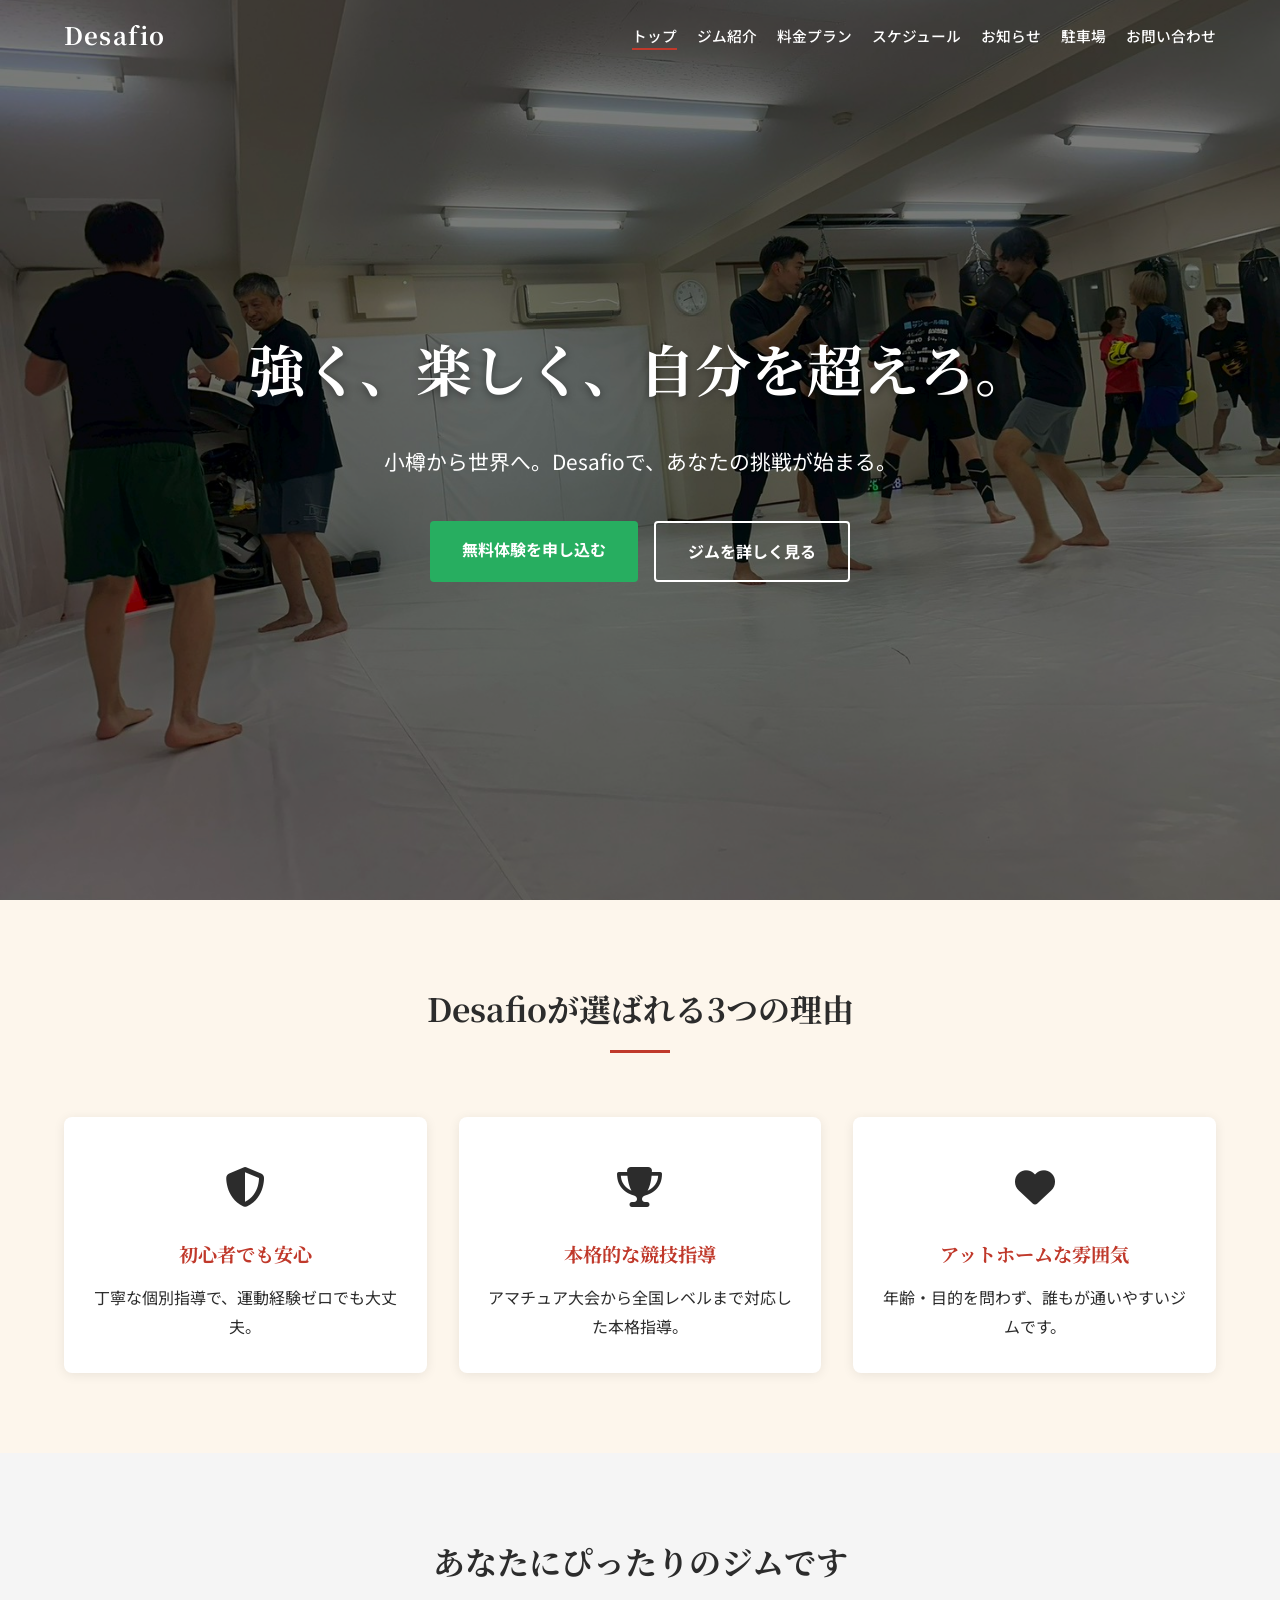
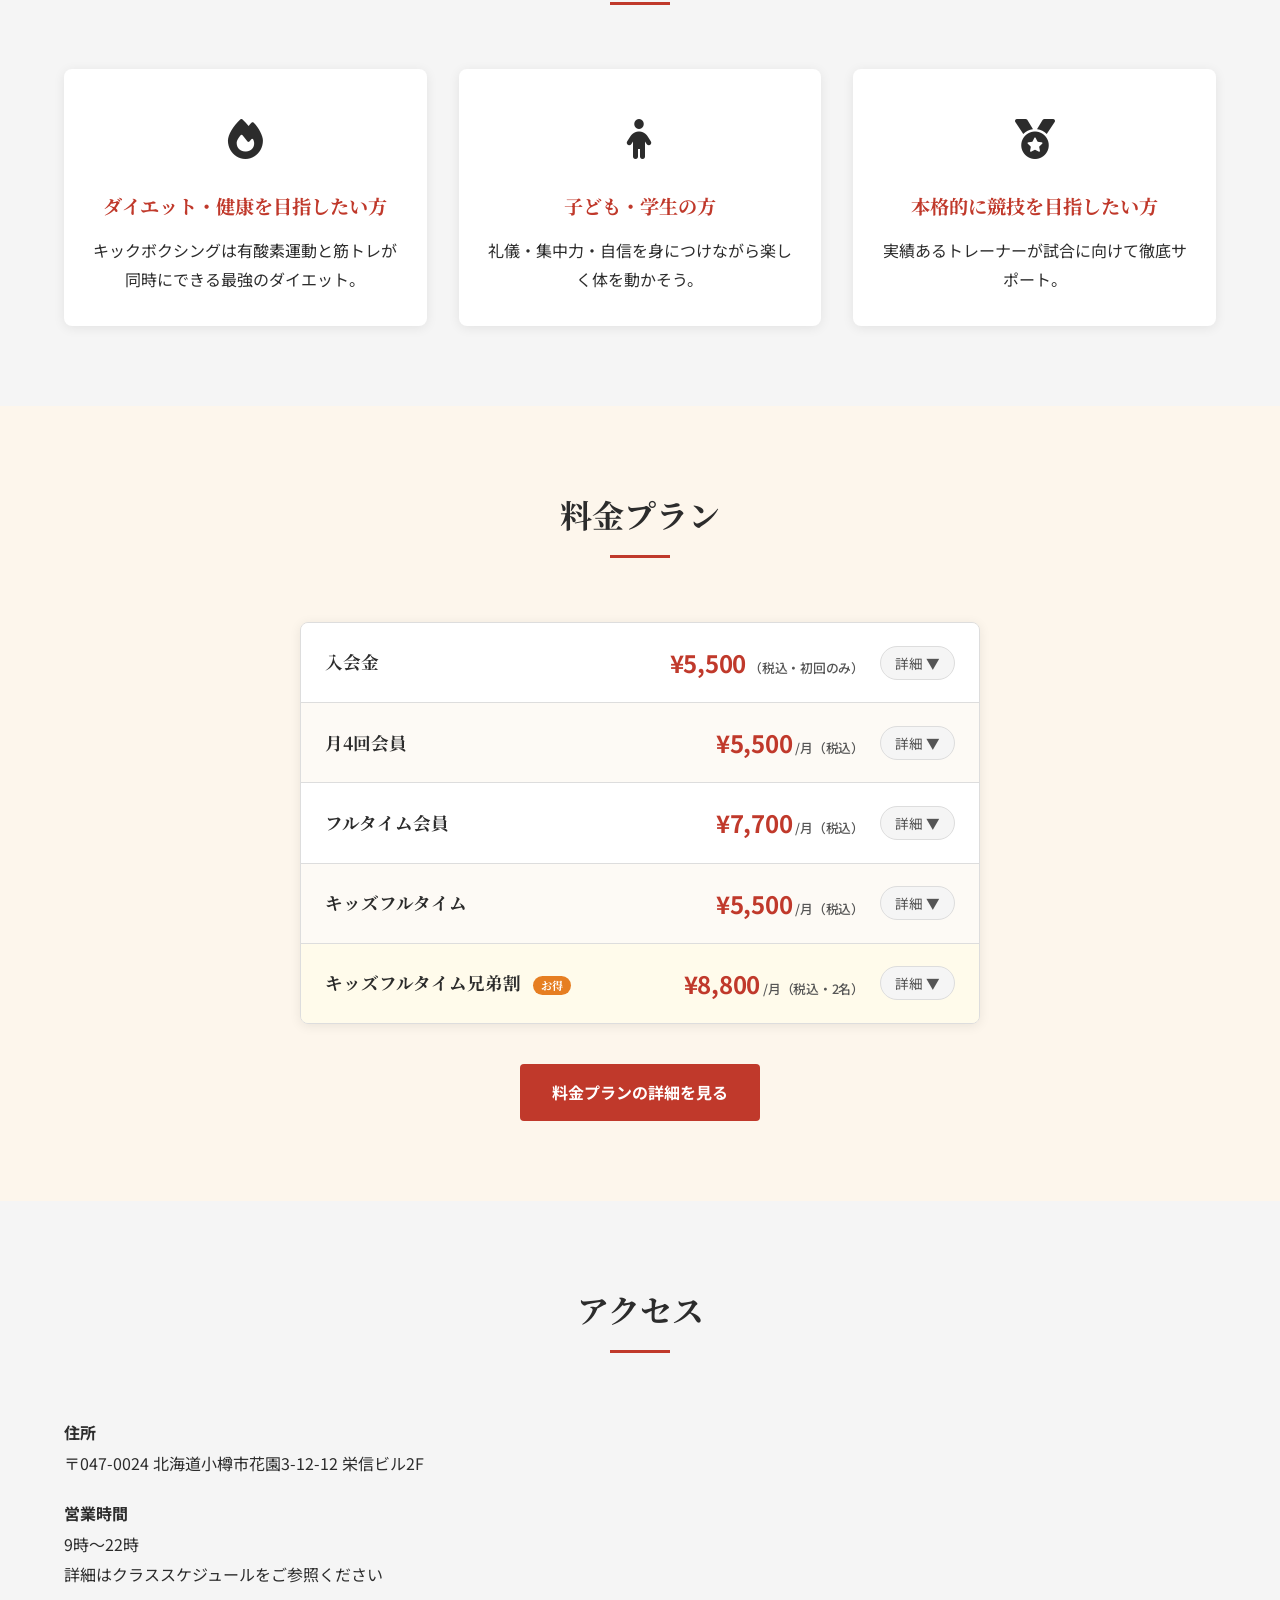
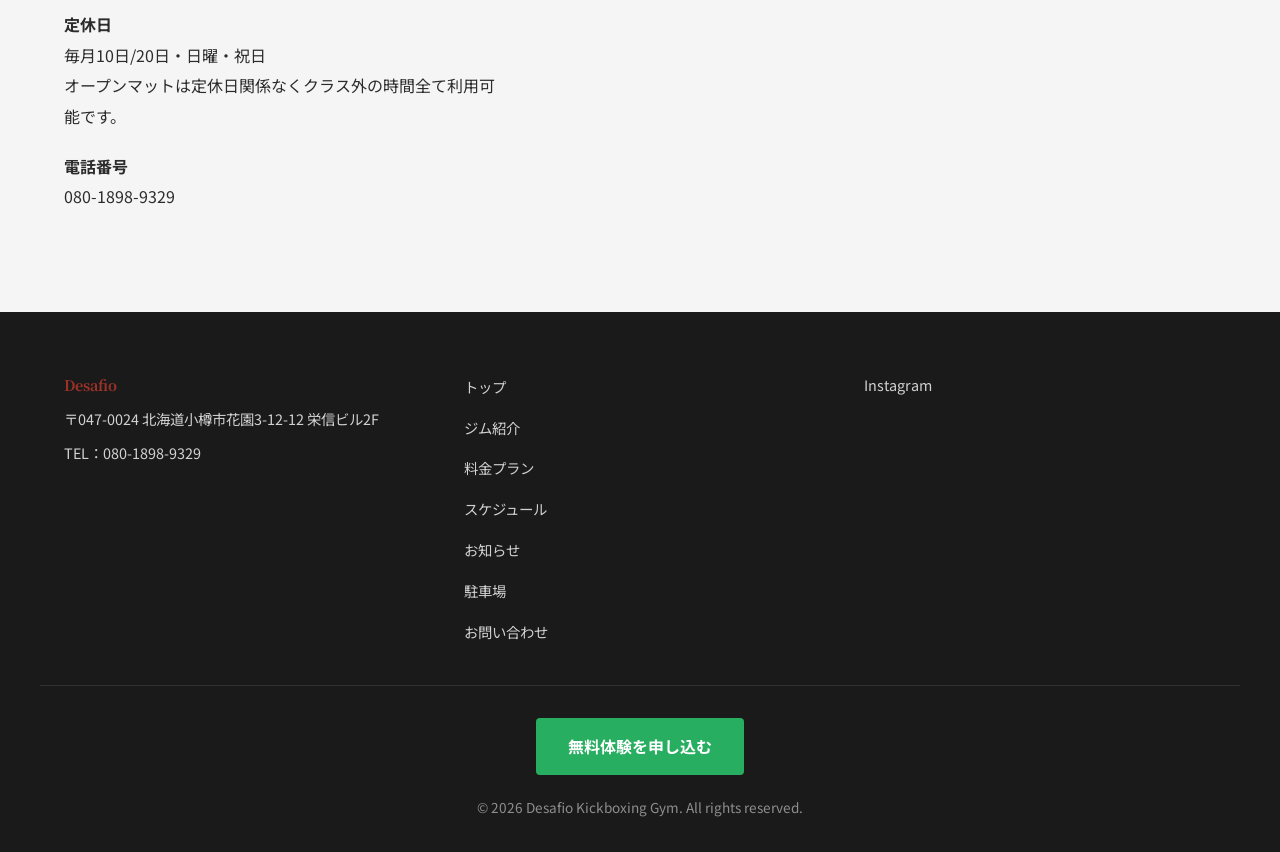
<file: index.html>
<!DOCTYPE html>
<html lang="ja">
<head>
  <meta charset="UTF-8">
  <meta name="viewport" content="width=device-width, initial-scale=1.0">
  <meta name="description" content="北海道小樽市花園のキックボクシングジム「Desafio（デサフィオ）」公式サイト。初心者から競技者まで、本格的なキックボクシング指導を行っています。">
  <!-- OGP設定（SNSでシェアされたときのサムネイル） -->
  <meta property="og:title" content="Desafio Kickboxing Gym | 小樽のキックボクシングジム">
  <meta property="og:description" content="北海道小樽市花園のキックボクシングジム。初心者から競技者まで本格指導。">
  <meta property="og:type" content="website">
  <meta property="og:url" content="https://desafio-otaru-kickboxing.com/"><!-- ← デプロイ後にURLを変更してください -->
  <meta property="og:image" content="https://desafio-otaru-kickboxing.com/images/gym-all.jpg"><!-- ← デプロイ後にURLを変更してください -->
  <link rel="canonical" href="https://desafio-otaru-kickboxing.com/">
  <link rel="icon" href="https://desafio-otaru-kickboxing.com/images/gym-logo.png" type="image/png">
  <link rel="apple-touch-icon" href="https://desafio-otaru-kickboxing.com/images/gym-logo.png">
  <title>Desafio Kickboxing Gym | 小樽のキックボクシングジム</title>
  <!-- Google Fonts -->
  <link rel="preconnect" href="https://fonts.googleapis.com">
  <link rel="preconnect" href="https://fonts.gstatic.com" crossorigin>
  <link href="https://fonts.googleapis.com/css2?family=Noto+Sans+JP:wght@400;500;700&family=Noto+Serif+JP:wght@400;700&display=swap" rel="stylesheet">
  <!-- Font Awesome（アイコン） -->
  <link rel="stylesheet" href="https://cdnjs.cloudflare.com/ajax/libs/font-awesome/6.5.0/css/all.min.css">
  <!-- 共通CSS -->
  <link rel="stylesheet" href="./css/style.css">
  <link rel="stylesheet" href="./css/pages.css">
</head>
<body>
  <!-- ローディング画面 -->
  <div id="loading">
    <div class="loading-spinner"></div>
  </div>

  <!-- ヘッダー -->
  <header id="header">
    <div class="header-inner">
      <a href="./index.html" class="logo">Desafio</a>
      <nav class="global-nav">
        <ul>
          <li><a href="./index.html" class="active">トップ</a></li>
          <li><a href="./about.html">ジム紹介</a></li>
          <li><a href="./pricing.html">料金プラン</a></li>
          <li><a href="./schedule.html">スケジュール</a></li>
          <li><a href="./news.html">お知らせ</a></li>
          <li><a href="./parking.html">駐車場</a></li>
          <li><a href="./contact.html">お問い合わせ</a></li>
        </ul>
      </nav>
      <!-- ハンバーガーメニューボタン（スマホ用） -->
      <button class="hamburger" id="hamburger" aria-label="メニューを開く">
        <span></span>
        <span></span>
        <span></span>
      </button>
    </div>
    <!-- スマホ用ナビ -->
    <nav class="sp-nav" id="sp-nav">
      <ul>
        <li><a href="./index.html">トップ</a></li>
        <li><a href="./about.html">ジム紹介</a></li>
        <li><a href="./pricing.html">料金プラン</a></li>
        <li><a href="./schedule.html">スケジュール</a></li>
        <li><a href="./news.html">お知らせ</a></li>
        <li><a href="./parking.html">駐車場</a></li>
        <li><a href="./contact.html">お問い合わせ</a></li>
      </ul>
    </nav>
  </header>

  <main>
    <!-- セクション1：ヒーロー -->
    <section class="hero" id="hero">
      <div class="hero-bg" style="background-image: url('./images/gym-all.jpg'); background-color: var(--color-dark);"></div>
      <div class="hero-overlay"></div>
      <div class="hero-content">
        <h1 class="hero-catch fade-in-up">強く、楽しく、自分を超えろ。</h1>
        <p class="hero-sub fade-in-up delay-1">小樽から世界へ。Desafioで、あなたの挑戦が始まる。</p>
        <div class="hero-buttons fade-in-up delay-2">
          <a href="./contact.html" class="btn btn-cta">無料体験を申し込む</a>
          <a href="./about.html" class="btn btn-outline">ジムを詳しく見る</a>
        </div>
      </div>
    </section>

    <!-- セクション2：選ばれる3つの理由 -->
    <section class="reasons section fade-in-section">
      <div class="container">
        <h2 class="section-title">Desafioが選ばれる3つの理由</h2>
        <div class="cards-3">
          <div class="card card-hover">
            <div class="card-icon"><i class="fa-solid fa-shield-halved"></i></div>
            <h3>初心者でも安心</h3>
            <p>丁寧な個別指導で、運動経験ゼロでも大丈夫。</p>
          </div>
          <div class="card card-hover">
            <div class="card-icon"><i class="fa-solid fa-trophy"></i></div>
            <h3>本格的な競技指導</h3>
            <p>アマチュア大会から全国レベルまで対応した本格指導。</p>
          </div>
          <div class="card card-hover">
            <div class="card-icon"><i class="fa-solid fa-heart"></i></div>
            <h3>アットホームな雰囲気</h3>
            <p>年齢・目的を問わず、誰もが通いやすいジムです。</p>
          </div>
        </div>
      </div>
    </section>

    <!-- セクション3：こんな方におすすめ -->
    <section class="target section fade-in-section" style="background-color: var(--color-gray);">
      <div class="container">
        <h2 class="section-title">あなたにぴったりのジムです</h2>
        <div class="cards-3">
          <div class="card">
            <div class="card-icon"><i class="fa-solid fa-fire"></i></div>
            <h3>ダイエット・健康を目指したい方</h3>
            <p>キックボクシングは有酸素運動と筋トレが同時にできる最強のダイエット。</p>
          </div>
          <div class="card">
            <div class="card-icon"><i class="fa-solid fa-child"></i></div>
            <h3>子ども・学生の方</h3>
            <p>礼儀・集中力・自信を身につけながら楽しく体を動かそう。</p>
          </div>
          <div class="card">
            <div class="card-icon"><i class="fa-solid fa-medal"></i></div>
            <h3>本格的に競技を目指したい方</h3>
            <p>実績あるトレーナーが試合に向けて徹底サポート。</p>
          </div>
        </div>
      </div>
    </section>

    <!-- セクション4：料金プラン -->
    <section class="pricing section fade-in-section">
      <div class="container">
        <h2 class="section-title">料金プラン</h2>
        <div class="pricing-table">

          <!-- 入会金 -->
          <div class="pricing-row">
            <div class="pricing-row-header">
              <span class="pricing-plan-name">入会金</span>
              <span class="pricing-amount">¥5,500<small>（税込・初回のみ）</small></span>
              <button class="pricing-detail-btn" aria-expanded="false">詳細 <span class="pricing-arrow">▼</span></button>
            </div>
            <div class="pricing-detail-body">
              <ul class="pricing-detail-list">
                <li>入会時に一度だけお支払いいただく費用です</li>
                <li>月会費とは別途必要となります</li>
              </ul>
              <div class="pricing-plan-cta">
                <a href="https://square.link/u/Y7BYcGYS?src=sheet" class="btn btn-cta" target="_blank" rel="noopener noreferrer">
                  <i class="fa-solid fa-credit-card"></i> 入会金のお支払いはこちら
                </a>
              </div>
            </div>
          </div>

          <!-- 月4回会員 -->
          <div class="pricing-row">
            <div class="pricing-row-header">
              <span class="pricing-plan-name">月4回会員</span>
              <span class="pricing-amount">¥5,500<small>/月（税込）</small></span>
              <button class="pricing-detail-btn" aria-expanded="false">詳細 <span class="pricing-arrow">▼</span></button>
            </div>
            <div class="pricing-detail-body">
              <ul class="pricing-detail-list">
                <li>月4回まで参加可能</li>
                <li>全クラス参加可</li>
              </ul>
              <div class="pricing-plan-cta">
                <a href="https://square.link/u/9Cn9UqiP" class="btn btn-cta" target="_blank" rel="noopener noreferrer">
                  <i class="fa-solid fa-credit-card"></i> お申し込みはこちら
                </a>
              </div>
            </div>
          </div>

          <!-- フルタイム会員 -->
          <div class="pricing-row">
            <div class="pricing-row-header">
              <span class="pricing-plan-name">フルタイム会員</span>
              <span class="pricing-amount">¥7,700<small>/月（税込）</small></span>
              <button class="pricing-detail-btn" aria-expanded="false">詳細 <span class="pricing-arrow">▼</span></button>
            </div>
            <div class="pricing-detail-body">
              <ul class="pricing-detail-list">
                <li>通い放題</li>
                <li>全クラス参加可</li>
              </ul>
              <div class="pricing-plan-cta">
                <a href="https://square.link/u/ISsKhYCW" class="btn btn-cta" target="_blank" rel="noopener noreferrer">
                  <i class="fa-solid fa-credit-card"></i> お申し込みはこちら
                </a>
              </div>
            </div>
          </div>

          <!-- キッズフルタイム -->
          <div class="pricing-row">
            <div class="pricing-row-header">
              <span class="pricing-plan-name">キッズフルタイム</span>
              <span class="pricing-amount">¥5,500<small>/月（税込）</small></span>
              <button class="pricing-detail-btn" aria-expanded="false">詳細 <span class="pricing-arrow">▼</span></button>
            </div>
            <div class="pricing-detail-body">
              <ul class="pricing-detail-list">
                <li>通い放題（キッズ対象）</li>
                <li>キッズクラス参加可</li>
              </ul>
              <div class="pricing-plan-cta">
                <a href="https://square.link/u/nVFFHfjH" class="btn btn-cta" target="_blank" rel="noopener noreferrer">
                  <i class="fa-solid fa-credit-card"></i> お申し込みはこちら
                </a>
              </div>
            </div>
          </div>

          <!-- キッズフルタイム兄弟割 -->
          <div class="pricing-row pricing-row--highlight">
            <div class="pricing-row-header">
              <span class="pricing-plan-name">
                キッズフルタイム兄弟割
                <span class="pricing-badge">お得</span>
              </span>
              <span class="pricing-amount">¥8,800<small>/月（税込・2名）</small></span>
              <button class="pricing-detail-btn" aria-expanded="false">詳細 <span class="pricing-arrow">▼</span></button>
            </div>
            <div class="pricing-detail-body">
              <ul class="pricing-detail-list">
                <li>ご兄弟・姉妹2名でのお申し込み</li>
                <li>通常 ¥5,500 × 2名 = ¥11,000 → ¥8,800 に割引</li>
                <li>通い放題（キッズ対象）</li>
              </ul>
              <div class="pricing-plan-cta">
                <a href="https://square.link/u/uSVeGZje" class="btn btn-cta" target="_blank" rel="noopener noreferrer">
                  <i class="fa-solid fa-credit-card"></i> お申し込みはこちら
                </a>
              </div>
            </div>
          </div>

        </div>
        <div style="text-align:center;margin-top:24px;">
          <a href="./pricing.html" class="btn btn-primary">料金プランの詳細を見る</a>
        </div>
      </div>
    </section>

    <!-- セクション5：アクセス -->
    <section class="access section fade-in-section" style="background-color: var(--color-gray);">
      <div class="container">
        <h2 class="section-title">アクセス</h2>
        <div class="access-inner">
          <div class="access-info">
            <p><strong>住所</strong><br>〒047-0024 北海道小樽市花園3-12-12 栄信ビル2F</p>
            <p><strong>営業時間</strong><br>9時〜22時<br>詳細はクラススケジュールをご参照ください</p>
            <p><strong>定休日</strong><br>毎月10日/20日・日曜・祝日<br>オープンマットは定休日関係なくクラス外の時間全て利用可能です。</p>
            <p><strong>電話番号</strong><br>080-1898-9329</p>
          </div>
          <div class="access-map">
            <iframe
              src="https://www.google.com/maps/embed?pb=!1m18!1m12!1m3!1d2908.9834501676596!2d141.0000603!3d43.1888581!2m3!1f0!2f0!3f0!3m2!1i1024!2i768!4f13.1!3m3!1m2!1s0x5f0ae1ef61c66495%3A0xb2719f6114956e0b!2sDesafio-otaru!5e0!3m2!1sja!2sjp!4v1775363980635!5m2!1sja!2sjp"
              width="100%" height="350" style="border:0;" allowfullscreen="" loading="lazy"
              referrerpolicy="no-referrer-when-downgrade"
              title="Desafioキックボクシングジムの地図">
            </iframe>
          </div>
        </div>
      </div>
    </section>

    <!-- セクション6：最新のお知らせ（お知らせがある場合はここに追加） -->
  </main>

  <!-- フッター -->
  <footer class="footer">
    <div class="footer-inner container">
      <div class="footer-info">
        <p class="footer-logo">Desafio</p>
        <p>〒047-0024 北海道小樽市花園3-12-12 栄信ビル2F</p>
        <p>TEL：080-1898-9329</p>
      </div>
      <nav class="footer-nav">
        <ul>
          <li><a href="./index.html">トップ</a></li>
          <li><a href="./about.html">ジム紹介</a></li>
          <li><a href="./pricing.html">料金プラン</a></li>
          <li><a href="./schedule.html">スケジュール</a></li>
          <li><a href="./news.html">お知らせ</a></li>
          <li><a href="./parking.html">駐車場</a></li>
          <li><a href="./contact.html">お問い合わせ</a></li>
        </ul>
      </nav>
      <div class="footer-sns">
        <a href="https://www.instagram.com/desafio_otaru_kickboxing/" target="_blank" rel="noopener noreferrer" aria-label="Instagram">
          Instagram
        </a>
      </div>
    </div>
    <div class="footer-bottom container">
      <a href="./contact.html" class="btn btn-cta">無料体験を申し込む</a>
      <p class="copyright">© 2026 Desafio Kickboxing Gym. All rights reserved.</p>
    </div>
  </footer>

  <!-- ページトップへ戻るボタン -->
  <button class="page-top" id="pageTop" aria-label="ページトップへ戻る">▲</button>

  <!-- 共通JavaScript -->
  <script src="./js/main.js"></script>

  <!-- 構造化データ（ローカルビジネス情報をGoogleに伝える） -->
  <script type="application/ld+json">
  {
    "@context": "https://schema.org",
    "@type": "SportsActivityLocation",
    "name": "Desafio Kickboxing Gym",
    "description": "北海道小樽市花園のキックボクシングジム。初心者から競技者まで本格指導。キッズクラスあり。無料体験受付中。",
    "url": "https://desafio-otaru-kickboxing.com/",
    "telephone": "080-1898-9329",
    "email": "desafio.otaru@gmail.com",
    "address": {
      "@type": "PostalAddress",
      "streetAddress": "花園3-12-12 栄信ビル2F",
      "addressLocality": "小樽市",
      "addressRegion": "北海道",
      "postalCode": "047-0024",
      "addressCountry": "JP"
    },
    "geo": {
      "@type": "GeoCoordinates",
      "latitude": 43.1888581,
      "longitude": 141.0000603
    },
    "openingHoursSpecification": [
      {
        "@type": "OpeningHoursSpecification",
        "dayOfWeek": ["Monday", "Tuesday", "Wednesday", "Thursday", "Friday"],
        "opens": "18:00",
        "closes": "21:00"
      },
      {
        "@type": "OpeningHoursSpecification",
        "dayOfWeek": ["Saturday", "Sunday"],
        "opens": "10:00",
        "closes": "13:00"
      }
    ],
    "sameAs": [
      "https://www.instagram.com/desafio_otaru_kickboxing/"
    ],
    "image": "https://desafio-otaru-kickboxing.com/images/gym-all.jpg",
    "priceRange": "¥5,500〜¥7,700"
  }
  </script>
</body>
</html>
</file>
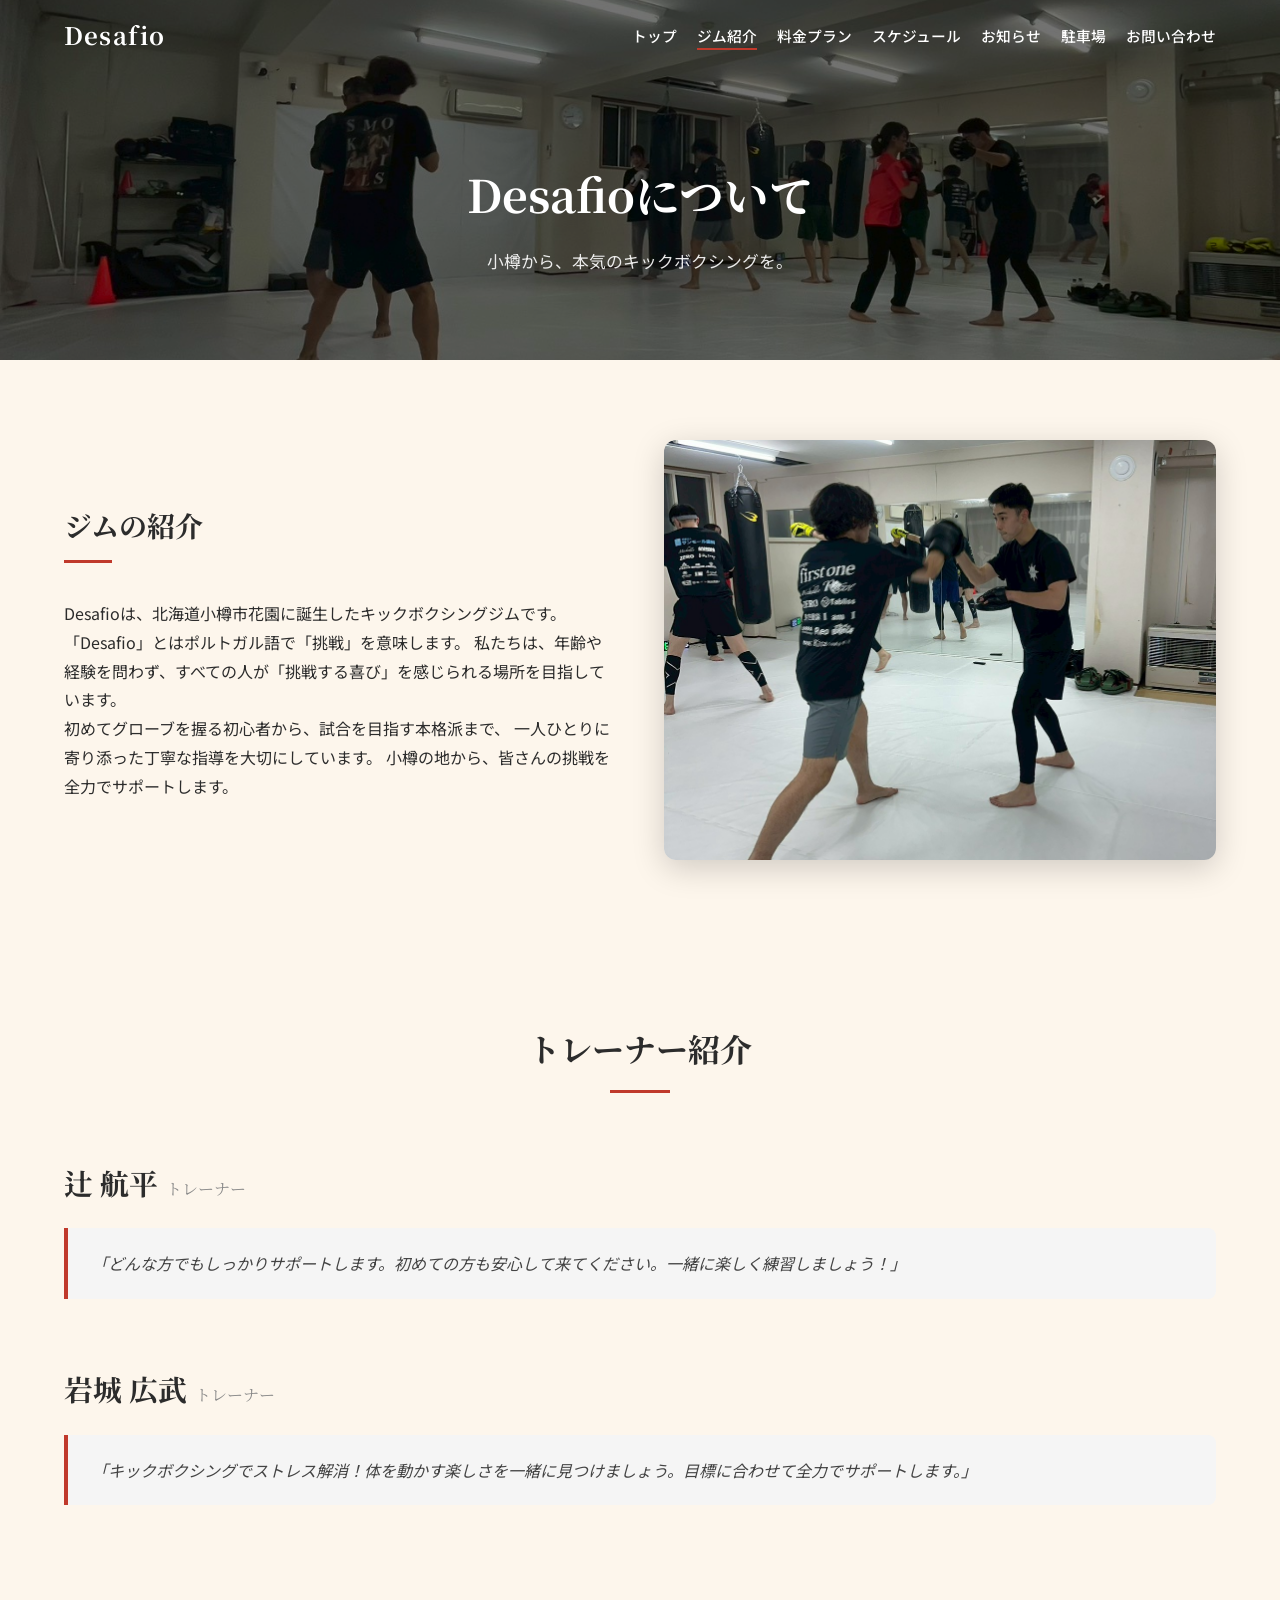
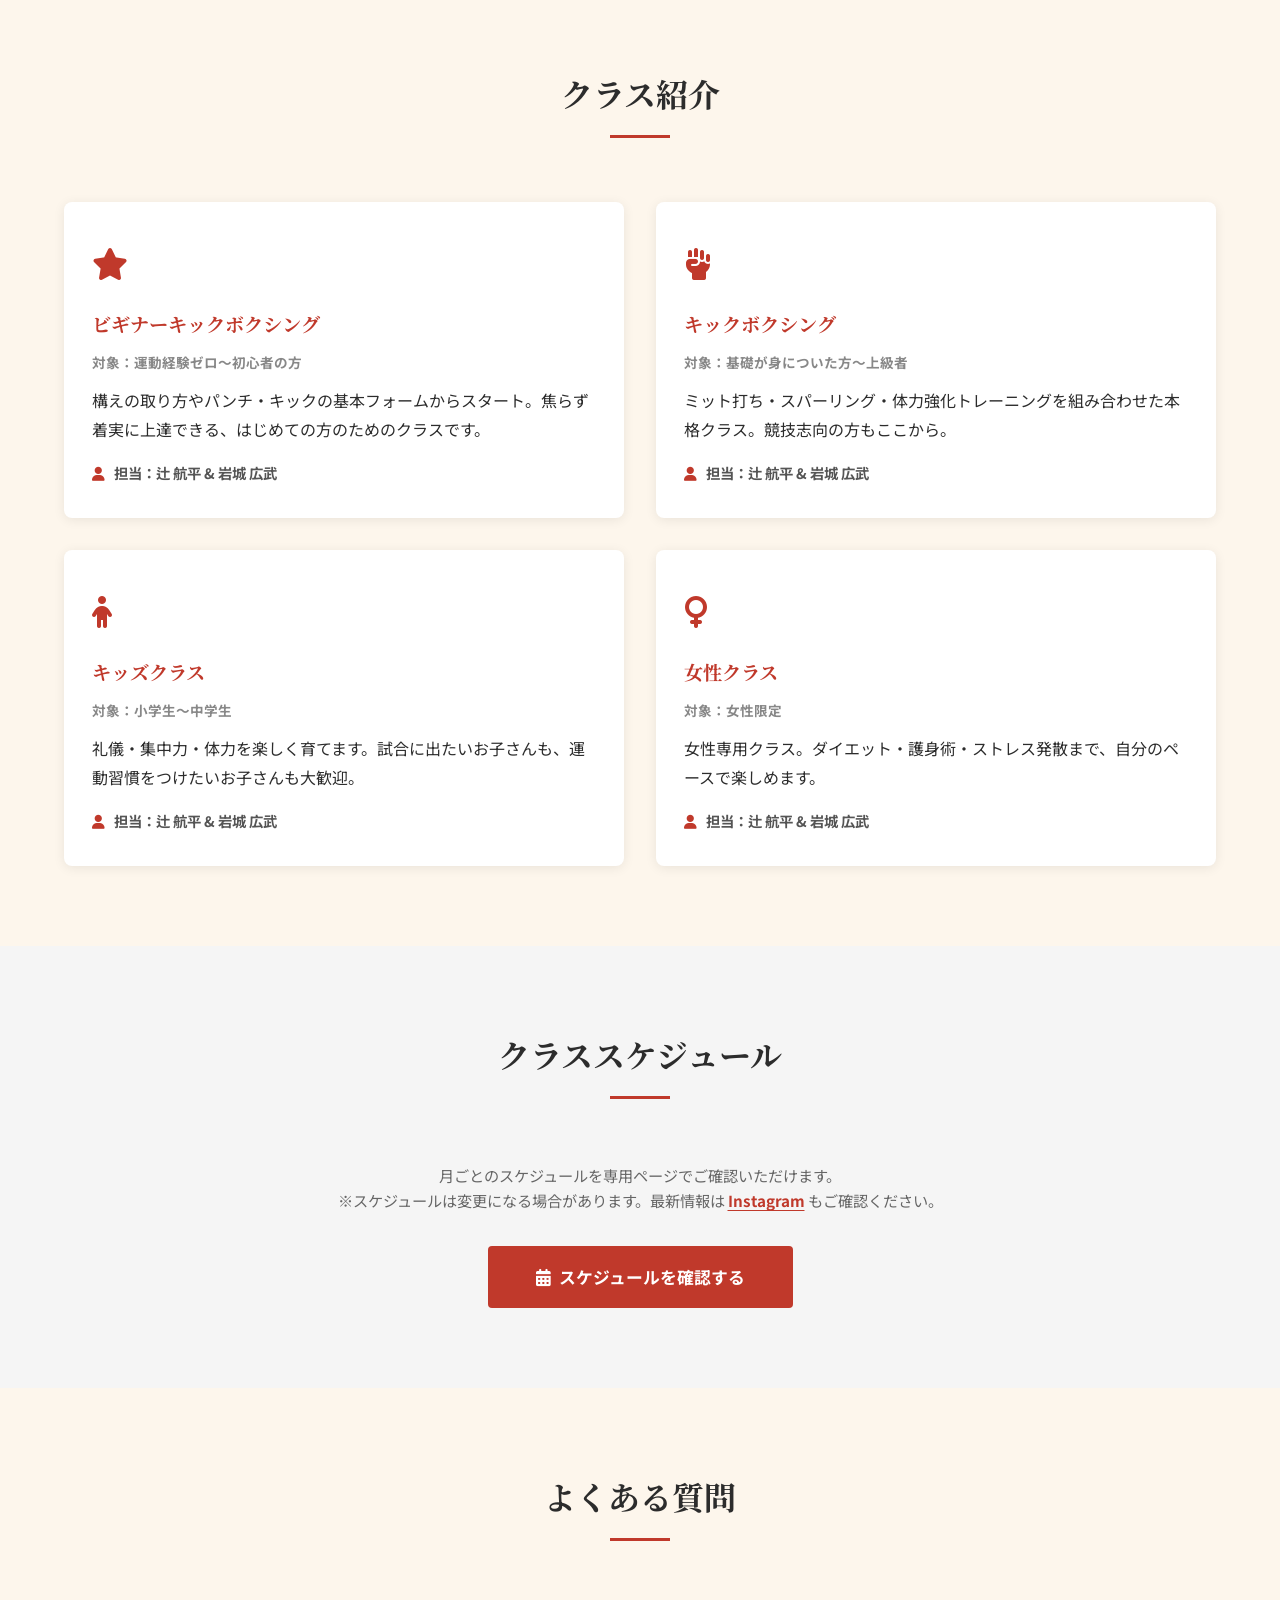
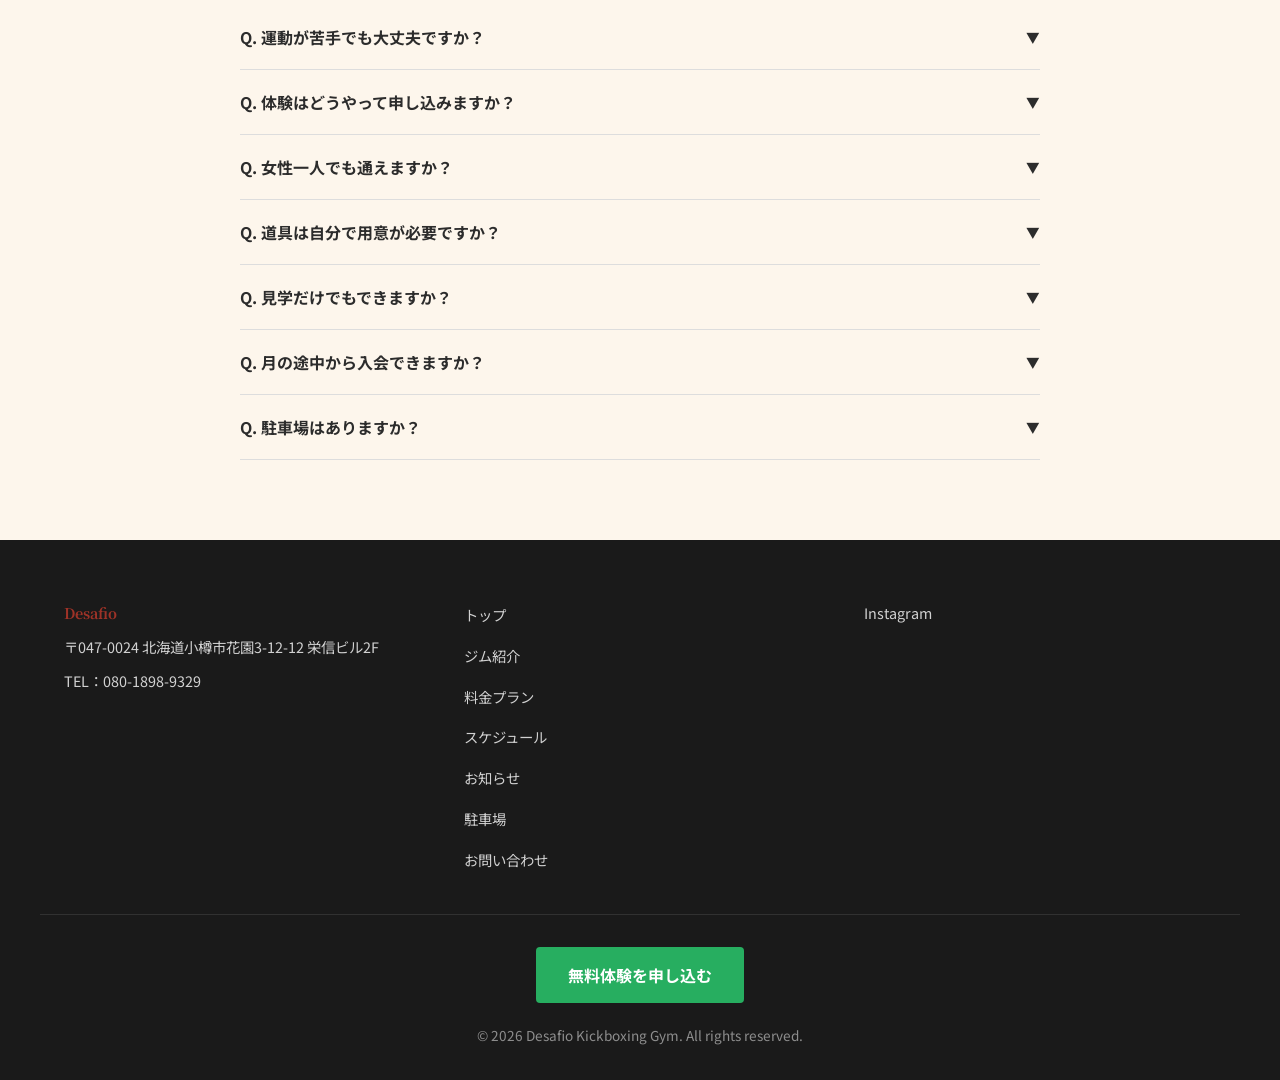
<file: about.html>
<!DOCTYPE html>
<html lang="ja">
<head>
  <meta charset="UTF-8">
  <meta name="viewport" content="width=device-width, initial-scale=1.0">
  <meta name="description" content="Desafio（デサフィオ）のジム紹介・トレーナー紹介・よくある質問ページです。">
  <!-- OGP設定 -->
  <meta property="og:title" content="ジム紹介 | Desafio Kickboxing Gym">
  <meta property="og:description" content="Desafioのジム紹介・トレーナー紹介・よくある質問。">
  <meta property="og:type" content="website">
  <meta property="og:url" content="https://desafio-otaru-kickboxing.com/about.html"><!-- ← デプロイ後にURLを変更してください -->
  <meta property="og:image" content="https://desafio-otaru-kickboxing.com/images/gym-zenntai1.jpg"><!-- ← デプロイ後にURLを変更してください -->
  <link rel="canonical" href="https://desafio-otaru-kickboxing.com/about.html">
  <link rel="icon" href="https://desafio-otaru-kickboxing.com/images/gym-logo.png" type="image/png">
  <link rel="apple-touch-icon" href="https://desafio-otaru-kickboxing.com/images/gym-logo.png">
  <title>ジム紹介 | Desafio Kickboxing Gym</title>
  <!-- Google Fonts -->
  <link rel="preconnect" href="https://fonts.googleapis.com">
  <link rel="preconnect" href="https://fonts.gstatic.com" crossorigin>
  <link href="https://fonts.googleapis.com/css2?family=Noto+Sans+JP:wght@400;500;700&family=Noto+Serif+JP:wght@400;700&display=swap" rel="stylesheet">
  <!-- Font Awesome（アイコン） -->
  <link rel="stylesheet" href="https://cdnjs.cloudflare.com/ajax/libs/font-awesome/6.5.0/css/all.min.css">
  <!-- 共通CSS -->
  <link rel="stylesheet" href="./css/style.css">
  <link rel="stylesheet" href="./css/pages.css">
</head>
<body>
  <!-- ローディング画面 -->
  <div id="loading">
    <div class="loading-spinner"></div>
  </div>

  <!-- ヘッダー -->
  <header id="header">
    <div class="header-inner">
      <a href="./index.html" class="logo">Desafio</a>
      <nav class="global-nav">
        <ul>
          <li><a href="./index.html">トップ</a></li>
          <li><a href="./about.html" class="active">ジム紹介</a></li>
          <li><a href="./pricing.html">料金プラン</a></li>
          <li><a href="./schedule.html">スケジュール</a></li>
          <li><a href="./news.html">お知らせ</a></li>
          <li><a href="./parking.html">駐車場</a></li>
          <li><a href="./contact.html">お問い合わせ</a></li>
        </ul>
      </nav>
      <button class="hamburger" id="hamburger" aria-label="メニューを開く">
        <span></span>
        <span></span>
        <span></span>
      </button>
    </div>
    <nav class="sp-nav" id="sp-nav">
      <ul>
        <li><a href="./index.html">トップ</a></li>
        <li><a href="./about.html">ジム紹介</a></li>
        <li><a href="./pricing.html">料金プラン</a></li>
        <li><a href="./schedule.html">スケジュール</a></li>
        <li><a href="./news.html">お知らせ</a></li>
        <li><a href="./parking.html">駐車場</a></li>
        <li><a href="./contact.html">お問い合わせ</a></li>
      </ul>
    </nav>
  </header>

  <main>
    <!-- セクション1：ページヒーロー -->
    <section class="page-hero">
      <div class="hero-bg" style="background-image: url('./images/gym-zenntai1.jpg');"></div>
      <div class="hero-overlay"></div>
      <div class="page-hero-content">
        <h1>Desafioについて</h1>
        <p>小樽から、本気のキックボクシングを。</p>
      </div>
    </section>

    <!-- セクション2：ジムの紹介 -->
    <section class="gym-intro section fade-in-section">
      <div class="container">
        <div class="two-col">
          <div class="two-col-text">
            <h2 class="section-title-left">ジムの紹介</h2>
            <p><!-- ← 創設ストーリー・ジムの理念を後から変更してください -->
              Desafioは、北海道小樽市花園に誕生したキックボクシングジムです。
              「Desafio」とはポルトガル語で「挑戦」を意味します。
              私たちは、年齢や経験を問わず、すべての人が「挑戦する喜び」を感じられる場所を目指しています。
            </p>
            <p><!-- ← ジムの理念・大切にしていることを後から変更してください -->
              初めてグローブを握る初心者から、試合を目指す本格派まで、
              一人ひとりに寄り添った丁寧な指導を大切にしています。
              小樽の地から、皆さんの挑戦を全力でサポートします。
            </p>
          </div>
          <div class="two-col-img">
            <img src="./images/gym-mitt1.jpg" alt="Desafioジム内観" class="img-gym-interior" loading="lazy" width="600" height="420">
          </div>
        </div>
      </div>
    </section>

    <!-- セクション3：トレーナー紹介 -->
    <section class="trainers section fade-in-section">
      <div class="container">
        <h2 class="section-title">トレーナー紹介</h2>
        <div class="trainer-grid">

          <div class="trainer-profile" style="grid-template-columns: 1fr;">
            <div class="trainer-profile-body">
              <h3 class="trainer-profile-name">辻 航平<span>トレーナー</span></h3>
              <p class="trainer-profile-bio">「どんな方でもしっかりサポートします。初めての方も安心して来てください。一緒に楽しく練習しましょう！」</p>
            </div>
          </div>

          <div class="trainer-profile" style="grid-template-columns: 1fr;">
            <div class="trainer-profile-body">
              <h3 class="trainer-profile-name">岩城 広武<span>トレーナー</span></h3>
              <p class="trainer-profile-bio">「キックボクシングでストレス解消！体を動かす楽しさを一緒に見つけましょう。目標に合わせて全力でサポートします。」</p>
            </div>
          </div>

        </div>
      </div>
    </section>

    <!-- セクション：クラス紹介 -->
    <section class="classes section fade-in-section">
      <div class="container">
        <h2 class="section-title">クラス紹介</h2>
        <div class="classes-grid">

          <div class="class-card">
            <div class="class-icon"><i class="fa-solid fa-star"></i></div>
            <h3>ビギナーキックボクシング</h3>
            <p class="class-target">対象：運動経験ゼロ〜初心者の方</p>
            <p>構えの取り方やパンチ・キックの基本フォームからスタート。焦らず着実に上達できる、はじめての方のためのクラスです。</p>
            <p class="class-trainer"><i class="fa-solid fa-user"></i> 担当：辻 航平 &amp; 岩城 広武</p>
          </div>

          <div class="class-card">
            <div class="class-icon"><i class="fa-solid fa-hand-fist"></i></div>
            <h3>キックボクシング</h3>
            <p class="class-target">対象：基礎が身についた方〜上級者</p>
            <p>ミット打ち・スパーリング・体力強化トレーニングを組み合わせた本格クラス。競技志向の方もここから。</p>
            <p class="class-trainer"><i class="fa-solid fa-user"></i> 担当：辻 航平 &amp; 岩城 広武</p>
          </div>

          <div class="class-card">
            <div class="class-icon"><i class="fa-solid fa-child"></i></div>
            <h3>キッズクラス</h3>
            <p class="class-target">対象：小学生〜中学生</p>
            <p>礼儀・集中力・体力を楽しく育てます。試合に出たいお子さんも、運動習慣をつけたいお子さんも大歓迎。</p>
            <p class="class-trainer"><i class="fa-solid fa-user"></i> 担当：辻 航平 &amp; 岩城 広武</p>
          </div>

          <div class="class-card">
            <div class="class-icon"><i class="fa-solid fa-venus"></i></div>
            <h3>女性クラス</h3>
            <p class="class-target">対象：女性限定</p>
            <p>女性専用クラス。ダイエット・護身術・ストレス発散まで、自分のペースで楽しめます。</p>
            <p class="class-trainer"><i class="fa-solid fa-user"></i> 担当：辻 航平 &amp; 岩城 広武</p>
          </div>

        </div>
      </div>
    </section>

    <!-- セクション：クラススケジュール（専用ページへ誘導） -->
    <section class="schedule section fade-in-section" style="background-color: var(--color-gray);">
      <div class="container">
        <h2 class="section-title">クラススケジュール</h2>
        <p class="schedule-note">
          月ごとのスケジュールを専用ページでご確認いただけます。<br>
          ※スケジュールは変更になる場合があります。最新情報は
          <a href="https://www.instagram.com/desafio_otaru_kickboxing/" target="_blank" rel="noopener noreferrer">Instagram</a>
          もご確認ください。
        </p>
        <div style="text-align:center;margin-top:32px;">
          <a href="./schedule.html" class="btn btn-primary" style="font-size:1.05rem;padding:16px 48px;">
            <i class="fa-solid fa-calendar-days" style="margin-right:8px;"></i>スケジュールを確認する
          </a>
        </div>
      </div>
    </section>

    <!-- セクション4：よくある質問（FAQ） -->
    <section class="faq section fade-in-section" id="faq">
      <div class="container">
        <h2 class="section-title">よくある質問</h2>
        <div class="faq-list">
          <div class="faq-item">
            <button class="faq-question" aria-expanded="false">
              <span>Q. 運動が苦手でも大丈夫ですか？</span>
              <span class="faq-icon">▼</span>
            </button>
            <div class="faq-answer">
              <p>はい、まったく問題ありません。初心者向けのクラスでは基本的な動きから丁寧に指導します。運動経験ゼロの方も多数在籍しています。</p>
            </div>
          </div>
          <div class="faq-item">
            <button class="faq-question" aria-expanded="false">
              <span>Q. 体験はどうやって申し込みますか？</span>
              <span class="faq-icon">▼</span>
            </button>
            <div class="faq-answer">
              <p>お問い合わせページのフォームから「無料体験の申し込み」を選択してお申し込みください。折り返しご連絡いたします。</p>
            </div>
          </div>
          <div class="faq-item">
            <button class="faq-question" aria-expanded="false">
              <span>Q. 女性一人でも通えますか？</span>
              <span class="faq-icon">▼</span>
            </button>
            <div class="faq-answer">
              <p>はい、女性会員も多く在籍しています。女性専用の時間帯も設けており、安心して通えます。<!-- ← 後から変更してください --></p>
            </div>
          </div>
          <div class="faq-item">
            <button class="faq-question" aria-expanded="false">
              <span>Q. 道具は自分で用意が必要ですか？</span>
              <span class="faq-icon">▼</span>
            </button>
            <div class="faq-answer">
              <p>グローブ等の道具はどなたでもご利用いただけます。長期的に通われる場合は、ご自身の道具を揃えることをおすすめします。</p>
            </div>
          </div>
          <div class="faq-item">
            <button class="faq-question" aria-expanded="false">
              <span>Q. 見学だけでもできますか？</span>
              <span class="faq-icon">▼</span>
            </button>
            <div class="faq-answer">
              <p>はい、見学も大歓迎です。事前にお問い合わせフォームまたはお電話でご連絡ください。</p>
            </div>
          </div>
          <div class="faq-item">
            <button class="faq-question" aria-expanded="false">
              <span>Q. 月の途中から入会できますか？</span>
              <span class="faq-icon">▼</span>
            </button>
            <div class="faq-answer">
              <p>はい、随時入会を受け付けています。月途中の入会の場合は日割り計算でのご請求となります。<!-- ← 後から変更してください --></p>
            </div>
          </div>
          <div class="faq-item">
            <button class="faq-question" aria-expanded="false">
              <span>Q. 駐車場はありますか？</span>
              <span class="faq-icon">▼</span>
            </button>
            <div class="faq-answer">
              <p>はい、ジム専用の駐車場を7台分ご用意しています。</p>
            </div>
          </div>
        </div>
      </div>
    </section>
  </main>

  <!-- フッター -->
  <footer class="footer">
    <div class="footer-inner container">
      <div class="footer-info">
        <p class="footer-logo">Desafio</p>
        <p>〒047-0024 北海道小樽市花園3-12-12 栄信ビル2F</p>
        <p>TEL：080-1898-9329</p>
      </div>
      <nav class="footer-nav">
        <ul>
          <li><a href="./index.html">トップ</a></li>
          <li><a href="./about.html">ジム紹介</a></li>
          <li><a href="./pricing.html">料金プラン</a></li>
          <li><a href="./schedule.html">スケジュール</a></li>
          <li><a href="./news.html">お知らせ</a></li>
          <li><a href="./parking.html">駐車場</a></li>
          <li><a href="./contact.html">お問い合わせ</a></li>
        </ul>
      </nav>
      <div class="footer-sns">
        <a href="https://www.instagram.com/desafio_otaru_kickboxing/" target="_blank" rel="noopener noreferrer" aria-label="Instagram">
          Instagram
        </a>
      </div>
    </div>
    <div class="footer-bottom container">
      <a href="./contact.html" class="btn btn-cta">無料体験を申し込む</a>
      <p class="copyright">© 2026 Desafio Kickboxing Gym. All rights reserved.</p>
    </div>
  </footer>

  <!-- ページトップへ戻るボタン -->
  <button class="page-top" id="pageTop" aria-label="ページトップへ戻る">▲</button>

  <!-- 共通JavaScript -->
  <script src="./js/main.js"></script>
</body>
</html>
</file>
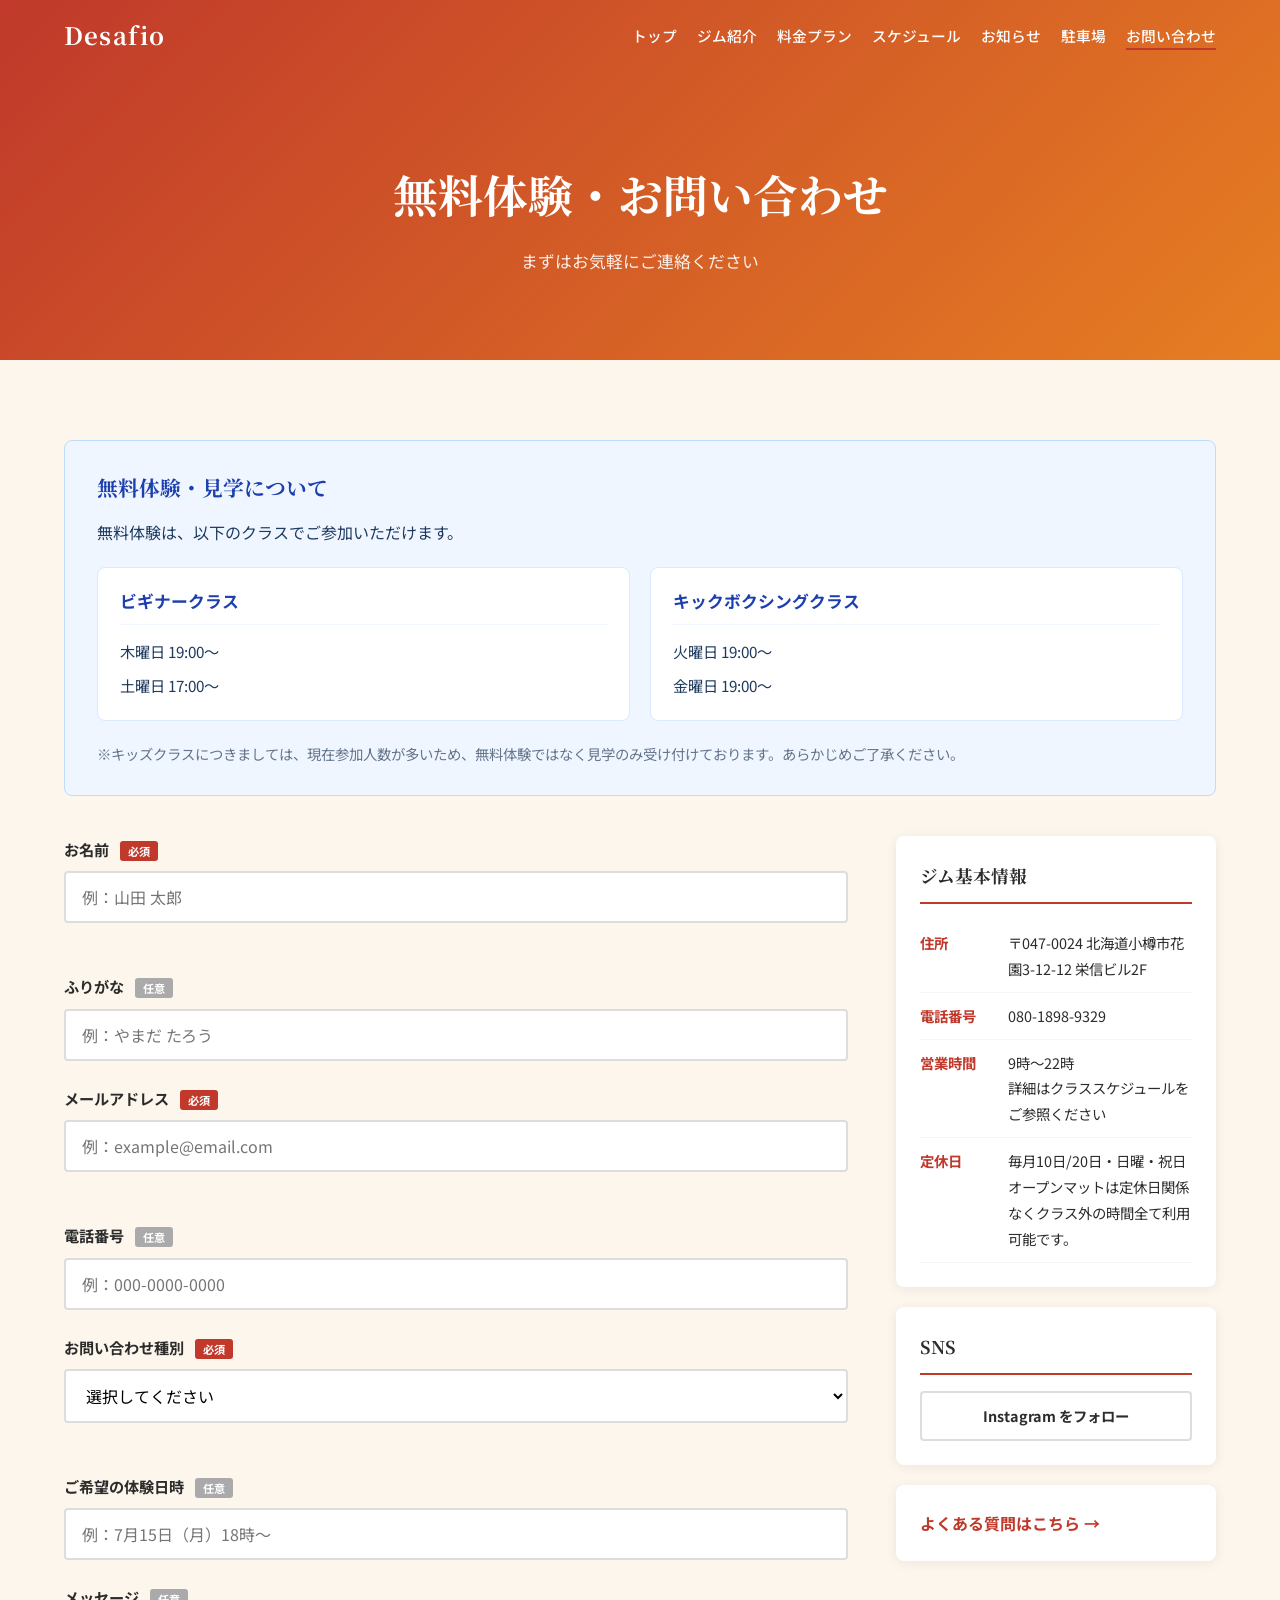
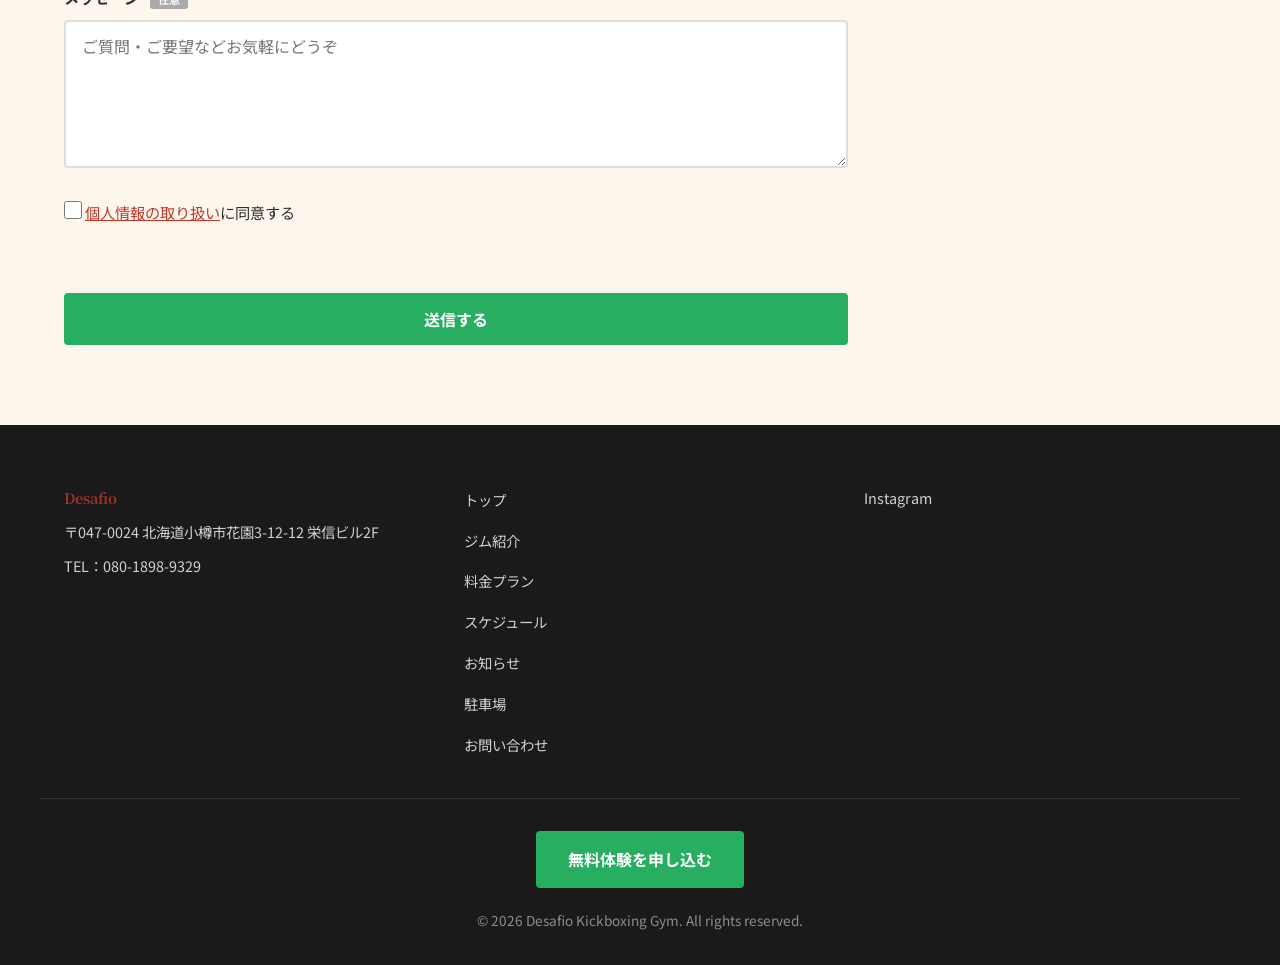
<file: contact.html>
<!DOCTYPE html>
<html lang="ja">
<head>
  <meta charset="UTF-8">
  <meta name="viewport" content="width=device-width, initial-scale=1.0">
  <meta name="description" content="Desafio（デサフィオ）への無料体験申し込み・お問い合わせはこちらからどうぞ。">
  <!-- OGP設定 -->
  <meta property="og:title" content="無料体験・お問い合わせ | Desafio Kickboxing Gym">
  <meta property="og:description" content="Desafioへの無料体験申し込み・お問い合わせはこちら。">
  <meta property="og:type" content="website">
  <meta property="og:url" content="https://desafio-otaru-kickboxing.com/contact.html"><!-- ← デプロイ後にURLを変更してください -->
  <meta property="og:image" content="https://desafio-otaru-kickboxing.com/images/gym-all.jpg"><!-- ← デプロイ後にURLを変更してください -->
  <link rel="canonical" href="https://desafio-otaru-kickboxing.com/contact.html">
  <link rel="icon" href="https://desafio-otaru-kickboxing.com/images/gym-logo.png" type="image/png">
  <link rel="apple-touch-icon" href="https://desafio-otaru-kickboxing.com/images/gym-logo.png">
  <title>無料体験・お問い合わせ | Desafio Kickboxing Gym</title>
  <!-- Google Fonts -->
  <link rel="preconnect" href="https://fonts.googleapis.com">
  <link rel="preconnect" href="https://fonts.gstatic.com" crossorigin>
  <link href="https://fonts.googleapis.com/css2?family=Noto+Sans+JP:wght@400;500;700&family=Noto+Serif+JP:wght@400;700&display=swap" rel="stylesheet">
  <!-- 共通CSS -->
  <link rel="stylesheet" href="./css/style.css">
  <link rel="stylesheet" href="./css/pages.css">
</head>
<body>
  <!-- ローディング画面 -->
  <div id="loading">
    <div class="loading-spinner"></div>
  </div>

  <!-- ヘッダー -->
  <header id="header">
    <div class="header-inner">
      <a href="./index.html" class="logo">Desafio</a>
      <nav class="global-nav">
        <ul>
          <li><a href="./index.html">トップ</a></li>
          <li><a href="./about.html">ジム紹介</a></li>
          <li><a href="./pricing.html">料金プラン</a></li>
          <li><a href="./schedule.html">スケジュール</a></li>
          <li><a href="./news.html">お知らせ</a></li>
          <li><a href="./parking.html">駐車場</a></li>
          <li><a href="./contact.html" class="active">お問い合わせ</a></li>
        </ul>
      </nav>
      <button class="hamburger" id="hamburger" aria-label="メニューを開く">
        <span></span>
        <span></span>
        <span></span>
      </button>
    </div>
    <nav class="sp-nav" id="sp-nav">
      <ul>
        <li><a href="./index.html">トップ</a></li>
        <li><a href="./about.html">ジム紹介</a></li>
        <li><a href="./pricing.html">料金プラン</a></li>
        <li><a href="./schedule.html">スケジュール</a></li>
        <li><a href="./news.html">お知らせ</a></li>
        <li><a href="./parking.html">駐車場</a></li>
        <li><a href="./contact.html">お問い合わせ</a></li>
      </ul>
    </nav>
  </header>

  <main>
    <!-- セクション1：ページヒーロー -->
    <section class="page-hero page-hero--gradient">
      <div class="page-hero-content">
        <h1>無料体験・お問い合わせ</h1>
        <p>まずはお気軽にご連絡ください</p>
      </div>
    </section>

    <!-- セクション2：フォーム＋サイドバー -->
    <section class="contact-section section">
      <div class="container">

        <!-- 無料体験・見学のご案内 -->
        <div class="trial-info">
          <h2 class="trial-info-title">無料体験・見学について</h2>
          <p>無料体験は、以下のクラスでご参加いただけます。</p>
          <div class="trial-info-grid">
            <div class="trial-info-card">
              <h3>ビギナークラス</h3>
              <ul>
                <li>木曜日 19:00〜</li>
                <li>土曜日 17:00〜</li>
              </ul>
            </div>
            <div class="trial-info-card">
              <h3>キックボクシングクラス</h3>
              <ul>
                <li>火曜日 19:00〜</li>
                <li>金曜日 19:00〜</li>
              </ul>
            </div>
          </div>
          <p class="trial-info-note">※キッズクラスにつきましては、現在参加人数が多いため、無料体験ではなく見学のみ受け付けております。あらかじめご了承ください。</p>
        </div>

        <div class="contact-layout">
          <!-- フォーム（左側・メイン） -->
          <div class="contact-main">
            <!-- 送信完了メッセージ（初期は非表示） -->
            <div class="form-success" id="formSuccess" style="display:none;">
              ✅ 送信が完了しました。
            </div>

            <form id="contactForm" action="https://formspree.io/f/xykbbnpv" method="post" novalidate>

              <!-- お名前 -->
              <div class="form-group">
                <label for="name">お名前 <span class="required">必須</span></label>
                <input type="text" id="name" name="name" placeholder="例：山田 太郎">
                <p class="error-msg" id="error-name"></p>
              </div>

              <!-- ふりがな -->
              <div class="form-group">
                <label for="kana">ふりがな <span class="optional">任意</span></label>
                <input type="text" id="kana" name="kana" placeholder="例：やまだ たろう">
              </div>

              <!-- メールアドレス -->
              <div class="form-group">
                <label for="email">メールアドレス <span class="required">必須</span></label>
                <input type="email" id="email" name="email" placeholder="例：example@email.com">
                <p class="error-msg" id="error-email"></p>
              </div>

              <!-- 電話番号 -->
              <div class="form-group">
                <label for="tel">電話番号 <span class="optional">任意</span></label>
                <input type="tel" id="tel" name="tel" placeholder="例：000-0000-0000">
              </div>

              <!-- お問い合わせ種別 -->
              <div class="form-group">
                <label for="type">お問い合わせ種別 <span class="required">必須</span></label>
                <select id="type" name="type">
                  <option value="">選択してください</option>
                  <option value="trial">無料体験の申し込み</option>
                  <option value="join">入会について</option>
                  <option value="price">料金について</option>
                  <option value="other">その他</option>
                </select>
                <p class="error-msg" id="error-type"></p>
              </div>

              <!-- ご希望の体験日時 -->
              <div class="form-group">
                <label for="date">ご希望の体験日時 <span class="optional">任意</span></label>
                <input type="text" id="date" name="date" placeholder="例：7月15日（月）18時〜">
              </div>

              <!-- メッセージ -->
              <div class="form-group">
                <label for="message">メッセージ <span class="optional">任意</span></label>
                <textarea id="message" name="message" rows="5" placeholder="ご質問・ご要望などお気軽にどうぞ"></textarea>
              </div>

              <!-- スパム対策（非表示） -->
              <input type="text" name="_gotcha" style="display:none">

              <!-- 個人情報への同意 -->
              <div class="form-group form-group--checkbox">
                <label class="checkbox-label">
                  <input type="checkbox" id="agree" name="agree">
                  <span><button type="button" class="privacy-link" id="openPrivacy">個人情報の取り扱い</button>に同意する</span>
                </label>
                <p class="error-msg" id="error-agree"></p>
              </div>

              <button type="submit" class="btn btn-cta btn-full" id="submitBtn">送信する</button>
            </form>
          </div>

          <!-- サイドバー（右側） -->
          <aside class="contact-sidebar">
            <!-- ジムの基本情報 -->
            <div class="sidebar-widget">
              <h3 class="sidebar-title">ジム基本情報</h3>
              <ul class="sidebar-info-list">
                <li>
                  <strong>住所</strong>
                  <span>〒047-0024 北海道小樽市花園3-12-12 栄信ビル2F</span>
                </li>
                <li>
                  <strong>電話番号</strong>
                  <span>080-1898-9329</span>
                </li>
                <li>
                  <strong>営業時間</strong>
                  <span>9時〜22時<br>詳細はクラススケジュールをご参照ください</span>
                </li>
                <li>
                  <strong>定休日</strong>
                  <span>毎月10日/20日・日曜・祝日<br>オープンマットは定休日関係なくクラス外の時間全て利用可能です。</span>
                </li>
              </ul>
            </div>

            <!-- SNSフォローボタン -->
            <div class="sidebar-widget">
              <h3 class="sidebar-title">SNS</h3>
              <div class="sidebar-sns">
                <a href="https://www.instagram.com/desafio_otaru_kickboxing/" target="_blank" rel="noopener noreferrer" class="btn btn-outline btn-sm">
                  Instagram をフォロー
                </a>
              </div>
            </div>

            <!-- FAQリンク -->
            <div class="sidebar-widget">
              <a href="./about.html#faq" class="link-more">よくある質問はこちら →</a>
            </div>
          </aside>
        </div>
      </div>
    </section>
  </main>

  <!-- 個人情報取り扱いモーダル -->
  <div class="modal-overlay" id="privacyModal" role="dialog" aria-modal="true" aria-labelledby="privacyModalTitle">
    <div class="modal-content">
      <div class="modal-header">
        <h2 id="privacyModalTitle">個人情報の取り扱いについて</h2>
        <button class="modal-close" id="closePrivacy" aria-label="閉じる">✕</button>
      </div>
      <div class="modal-body">
        <p>Desafio Kickboxing Gym（以下「当ジム」）は、お客様の個人情報を以下の方針に基づき適切に取り扱います。</p>

        <h3>1. 事業者の名称・住所</h3>
        <p>Desafio Kickboxing Gym<br>
        〒047-0024 北海道小樽市花園3-12-12 栄信ビル2F<br>
        電話：080-1898-9329</p>

        <h3>2. 個人情報の収集項目</h3>
        <p>当ジムは、お問い合わせフォームを通じて以下の情報を収集します。</p>
        <ul>
          <li>お名前・ふりがな</li>
          <li>メールアドレス</li>
          <li>電話番号</li>
          <li>お問い合わせ内容</li>
        </ul>

        <h3>3. 個人情報の利用目的</h3>
        <p>収集した個人情報は、以下の目的にのみ使用します。</p>
        <ul>
          <li>お問い合わせ・無料体験のご予約への返答</li>
          <li>入会手続きおよびサービスに関するご連絡</li>
        </ul>

        <h3>4. 個人情報の第三者提供</h3>
        <p>当ジムは、以下の場合を除き、お客様の個人情報を第三者に提供・開示いたしません。</p>
        <ul>
          <li>お客様ご本人の同意がある場合</li>
          <li>法令に基づき開示が求められる場合</li>
        </ul>

        <h3>5. 個人情報の管理</h3>
        <p>当ジムは、収集した個人情報の漏えい・滅失・毀損を防止するため、適切な安全管理措置を講じます。個人情報は利用目的の達成後、または会員退会後の必要な期間が経過した後、適切に削除または廃棄します。</p>

        <h3>6. プライバシーポリシーの変更</h3>
        <p>本プライバシーポリシーは予告なく変更する場合があります。変更後はホームページ上に掲載します。</p>

        <h3>7. お問い合わせ先</h3>
        <p>個人情報の取り扱いに関するお問い合わせ・開示・訂正・削除のご請求は、下記までご連絡ください。<br>
        電話：080-1898-9329<br>
        メール：desafio.otaru@gmail.com</p>

        <p class="modal-updated">制定日：2025年1月1日</p>
      </div>
      <div class="modal-footer">
        <button class="btn btn-cta" id="closePrivacyBtn">閉じる</button>
      </div>
    </div>
  </div>

  <!-- フッター -->
  <footer class="footer">
    <div class="footer-inner container">
      <div class="footer-info">
        <p class="footer-logo">Desafio</p>
        <p>〒047-0024 北海道小樽市花園3-12-12 栄信ビル2F</p>
        <p>TEL：080-1898-9329</p>
      </div>
      <nav class="footer-nav">
        <ul>
          <li><a href="./index.html">トップ</a></li>
          <li><a href="./about.html">ジム紹介</a></li>
          <li><a href="./pricing.html">料金プラン</a></li>
          <li><a href="./schedule.html">スケジュール</a></li>
          <li><a href="./news.html">お知らせ</a></li>
          <li><a href="./parking.html">駐車場</a></li>
          <li><a href="./contact.html">お問い合わせ</a></li>
        </ul>
      </nav>
      <div class="footer-sns">
        <a href="https://www.instagram.com/desafio_otaru_kickboxing/" target="_blank" rel="noopener noreferrer" aria-label="Instagram">
          Instagram
        </a>
      </div>
    </div>
    <div class="footer-bottom container">
      <a href="./contact.html" class="btn btn-cta">無料体験を申し込む</a>
      <p class="copyright">© 2026 Desafio Kickboxing Gym. All rights reserved.</p>
    </div>
  </footer>

  <!-- ページトップへ戻るボタン -->
  <button class="page-top" id="pageTop" aria-label="ページトップへ戻る">▲</button>

  <!-- 共通JavaScript -->
  <script src="./js/main.js"></script>
</body>
</html>
</file>
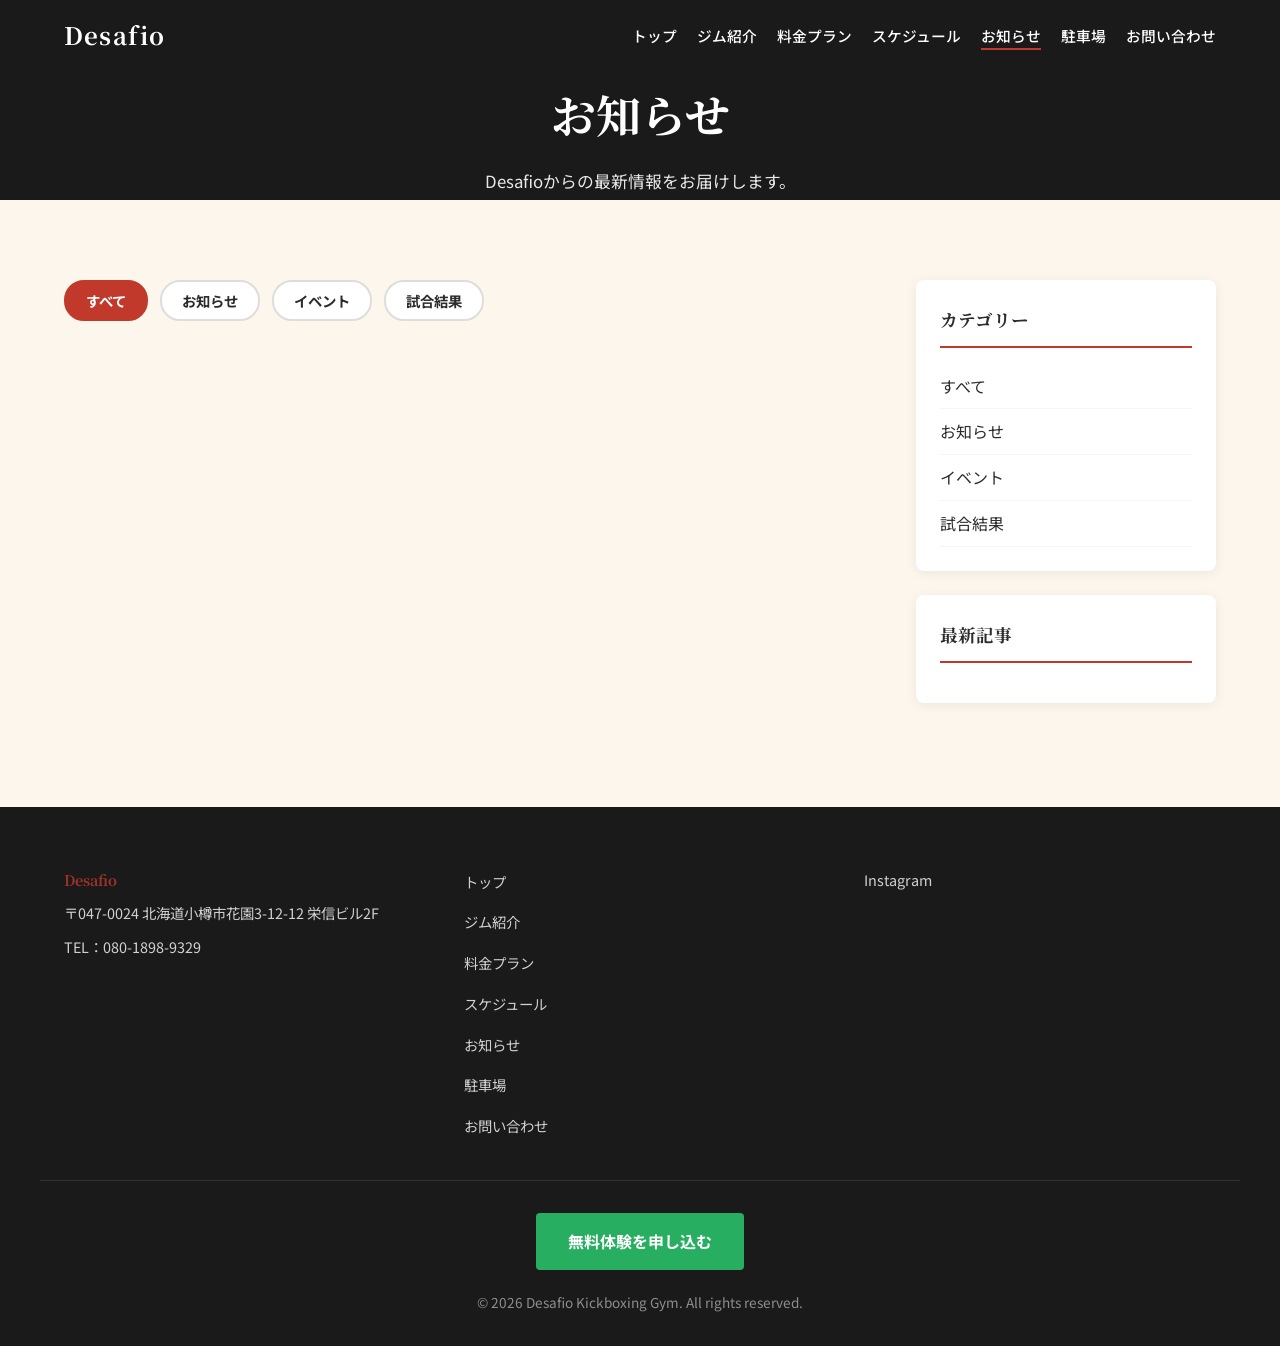
<file: news.html>
<!DOCTYPE html>
<html lang="ja">
<head>
  <meta charset="UTF-8">
  <meta name="viewport" content="width=device-width, initial-scale=1.0">
  <meta name="description" content="Desafio（デサフィオ）からのお知らせ・イベント情報・試合結果をお届けします。">
  <!-- OGP設定 -->
  <meta property="og:title" content="お知らせ | Desafio Kickboxing Gym">
  <meta property="og:description" content="Desafioからのお知らせ・イベント情報・試合結果。">
  <meta property="og:type" content="website">
  <meta property="og:url" content="https://desafio-otaru-kickboxing.com/news.html"><!-- ← デプロイ後にURLを変更してください -->
  <meta property="og:image" content="https://desafio-otaru-kickboxing.com/images/gym-all.jpg"><!-- ← デプロイ後にURLを変更してください -->
  <link rel="canonical" href="https://desafio-otaru-kickboxing.com/news.html">
  <link rel="icon" href="https://desafio-otaru-kickboxing.com/images/gym-logo.png" type="image/png">
  <link rel="apple-touch-icon" href="https://desafio-otaru-kickboxing.com/images/gym-logo.png">
  <title>お知らせ | Desafio Kickboxing Gym</title>
  <!-- Google Fonts -->
  <link rel="preconnect" href="https://fonts.googleapis.com">
  <link rel="preconnect" href="https://fonts.gstatic.com" crossorigin>
  <link href="https://fonts.googleapis.com/css2?family=Noto+Sans+JP:wght@400;500;700&family=Noto+Serif+JP:wght@400;700&display=swap" rel="stylesheet">
  <!-- Font Awesome（アイコン） -->
  <link rel="stylesheet" href="https://cdnjs.cloudflare.com/ajax/libs/font-awesome/6.5.0/css/all.min.css">
  <!-- 共通CSS -->
  <link rel="stylesheet" href="./css/style.css">
  <link rel="stylesheet" href="./css/pages.css">
</head>
<body>
  <!-- ローディング画面 -->
  <div id="loading">
    <div class="loading-spinner"></div>
  </div>

  <!-- ヘッダー -->
  <header id="header">
    <div class="header-inner">
      <a href="./index.html" class="logo">Desafio</a>
      <nav class="global-nav">
        <ul>
          <li><a href="./index.html">トップ</a></li>
          <li><a href="./about.html">ジム紹介</a></li>
          <li><a href="./pricing.html">料金プラン</a></li>
          <li><a href="./schedule.html">スケジュール</a></li>
          <li><a href="./news.html" class="active">お知らせ</a></li>
          <li><a href="./parking.html">駐車場</a></li>
          <li><a href="./contact.html">お問い合わせ</a></li>
        </ul>
      </nav>
      <button class="hamburger" id="hamburger" aria-label="メニューを開く">
        <span></span>
        <span></span>
        <span></span>
      </button>
    </div>
    <nav class="sp-nav" id="sp-nav">
      <ul>
        <li><a href="./index.html">トップ</a></li>
        <li><a href="./about.html">ジム紹介</a></li>
        <li><a href="./pricing.html">料金プラン</a></li>
        <li><a href="./schedule.html">スケジュール</a></li>
        <li><a href="./news.html">お知らせ</a></li>
        <li><a href="./parking.html">駐車場</a></li>
        <li><a href="./contact.html">お問い合わせ</a></li>
      </ul>
    </nav>
  </header>

  <main>
    <!-- ページヒーロー（シンプル） -->
    <section class="page-hero page-hero--simple">
      <div class="page-hero-content">
        <h1>お知らせ</h1>
        <p>Desafioからの最新情報をお届けします。</p>
      </div>
    </section>

    <section class="news-section section">
      <div class="container">
        <div class="news-layout">
          <!-- メインコンテンツ：記事一覧 -->
          <div class="news-main">
            <!-- カテゴリー絞り込みボタン -->
            <div class="filter-buttons">
              <button class="filter-btn active" data-category="all">すべて</button>
              <button class="filter-btn" data-category="info">お知らせ</button>
              <button class="filter-btn" data-category="event">イベント</button>
              <button class="filter-btn" data-category="result">試合結果</button>
            </div>

            <!-- 記事一覧 -->
            <div class="news-articles">
            </div>
          </div>

          <!-- サイドバー -->
          <aside class="news-sidebar">
            <!-- カテゴリーリスト -->
            <div class="sidebar-widget">
              <h3 class="sidebar-title">カテゴリー</h3>
              <ul class="sidebar-category-list">
                <li><a href="#" class="filter-link" data-category="all">すべて</a></li>
                <li><a href="#" class="filter-link" data-category="info">お知らせ</a></li>
                <li><a href="#" class="filter-link" data-category="event">イベント</a></li>
                <li><a href="#" class="filter-link" data-category="result">試合結果</a></li>
              </ul>
            </div>
            <!-- 最新記事5件 -->
            <div class="sidebar-widget">
              <h3 class="sidebar-title">最新記事</h3>
              <ul class="sidebar-recent-list">
              </ul>
            </div>
          </aside>
        </div>
      </div>
    </section>
  </main>

  <!-- フッター -->
  <footer class="footer">
    <div class="footer-inner container">
      <div class="footer-info">
        <p class="footer-logo">Desafio</p>
        <p>〒047-0024 北海道小樽市花園3-12-12 栄信ビル2F</p>
        <p>TEL：080-1898-9329</p>
      </div>
      <nav class="footer-nav">
        <ul>
          <li><a href="./index.html">トップ</a></li>
          <li><a href="./about.html">ジム紹介</a></li>
          <li><a href="./pricing.html">料金プラン</a></li>
          <li><a href="./schedule.html">スケジュール</a></li>
          <li><a href="./news.html">お知らせ</a></li>
          <li><a href="./parking.html">駐車場</a></li>
          <li><a href="./contact.html">お問い合わせ</a></li>
        </ul>
      </nav>
      <div class="footer-sns">
        <a href="https://www.instagram.com/desafio_otaru_kickboxing/" target="_blank" rel="noopener noreferrer" aria-label="Instagram">
          Instagram
        </a>
      </div>
    </div>
    <div class="footer-bottom container">
      <a href="./contact.html" class="btn btn-cta">無料体験を申し込む</a>
      <p class="copyright">© 2026 Desafio Kickboxing Gym. All rights reserved.</p>
    </div>
  </footer>

  <!-- ページトップへ戻るボタン -->
  <button class="page-top" id="pageTop" aria-label="ページトップへ戻る">▲</button>

  <!-- 共通JavaScript -->
  <script src="./js/main.js"></script>
</body>
</html>
</file>
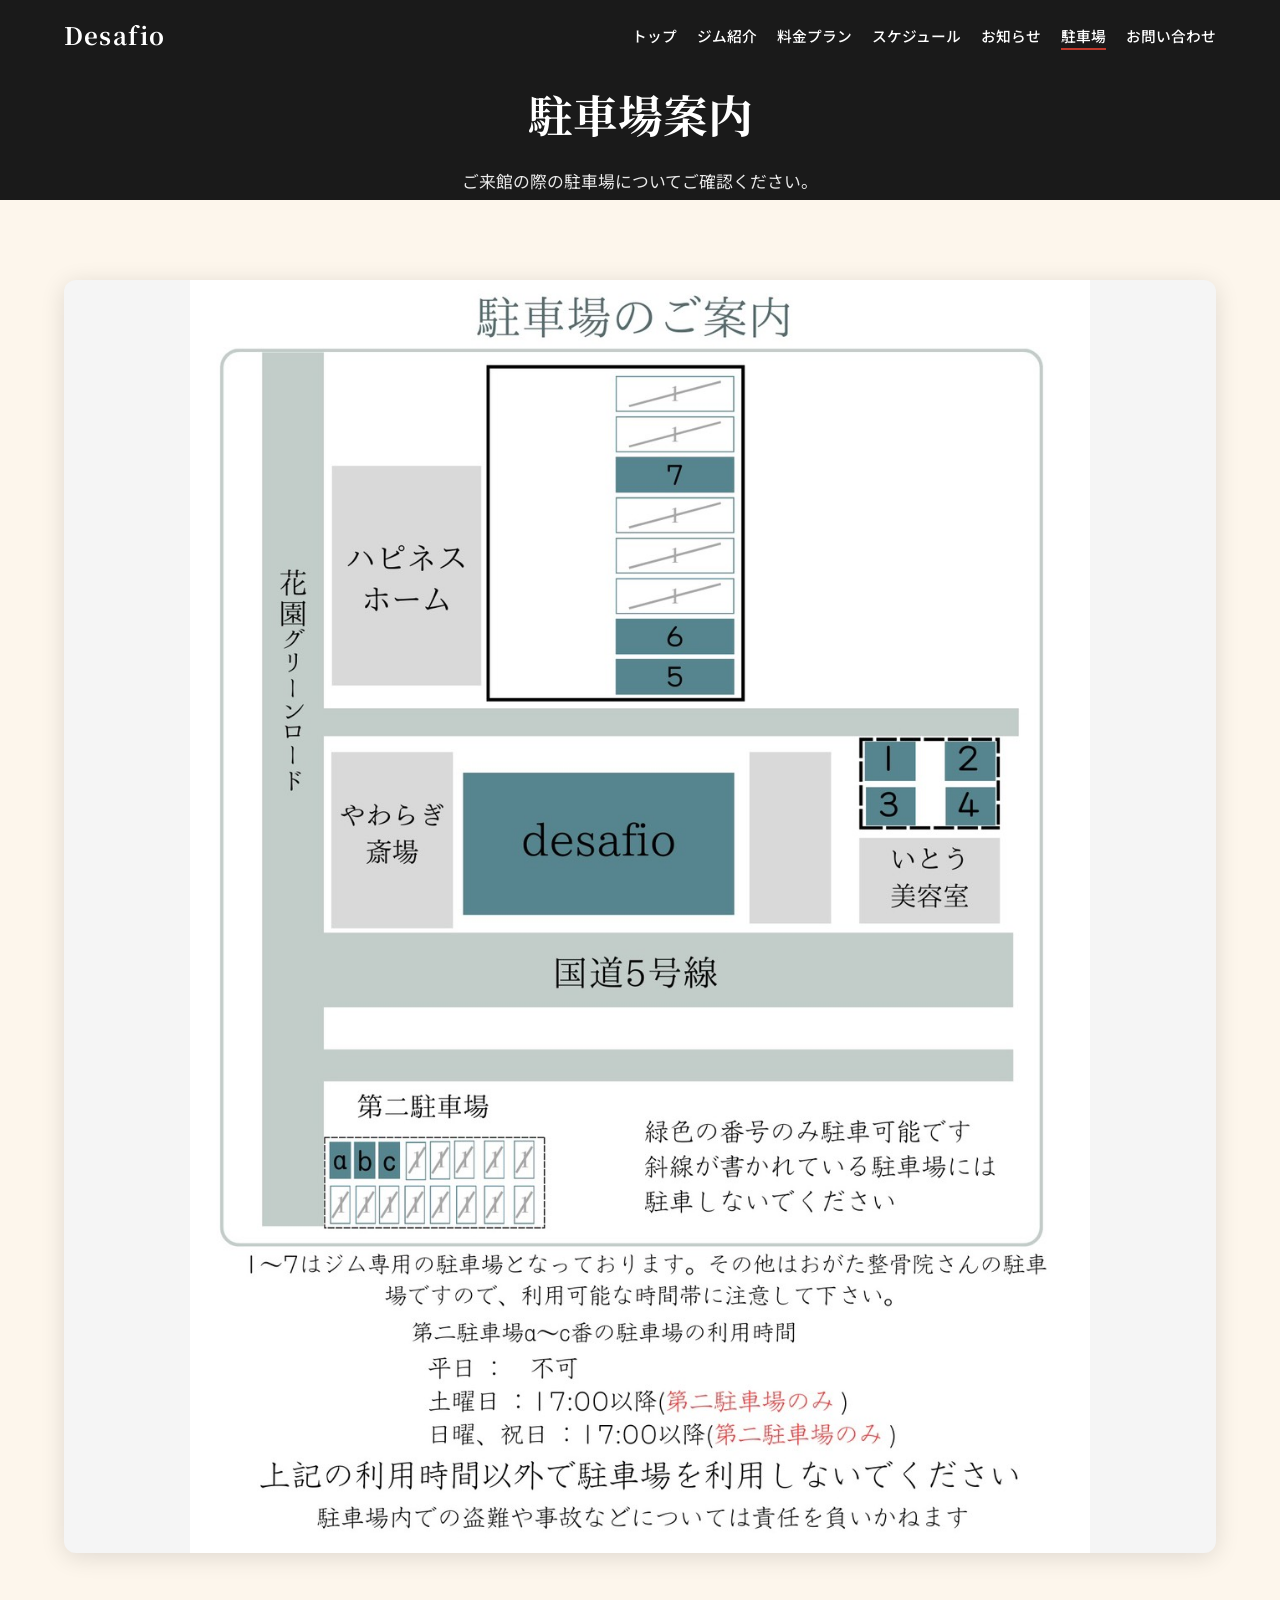
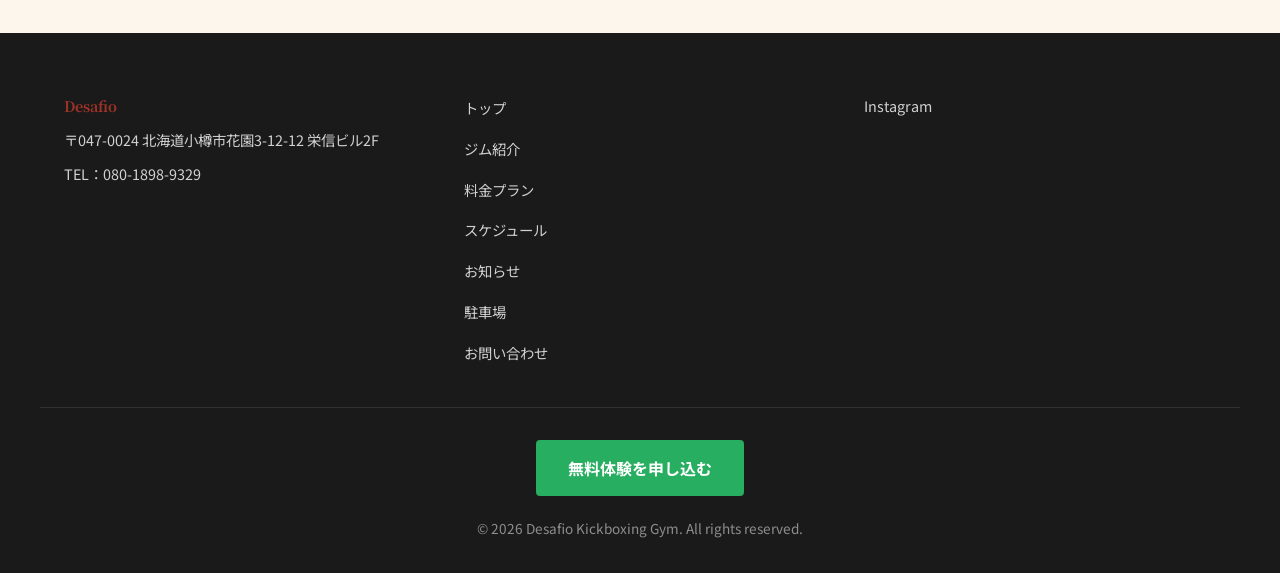
<file: parking.html>
<!DOCTYPE html>
<html lang="ja">
<head>
  <meta charset="UTF-8">
  <meta name="viewport" content="width=device-width, initial-scale=1.0">
  <meta name="description" content="Desafio（デサフィオ）の駐車場案内。ジム専用駐車場・第二駐車場の場所と利用可能時間帯をご確認ください。">
  <meta property="og:title" content="駐車場案内 | Desafio Kickboxing Gym">
  <meta property="og:description" content="Desafioの駐車場案内。ジム専用駐車場・第二駐車場の場所と利用時間帯。">
  <meta property="og:type" content="website">
  <meta property="og:url" content="https://desafio-otaru-kickboxing.com/parking">
  <meta property="og:image" content="https://desafio-otaru-kickboxing.com/images/parking.jpg">
  <link rel="canonical" href="https://desafio-otaru-kickboxing.com/parking">
  <link rel="icon" href="https://desafio-otaru-kickboxing.com/images/gym-logo.png" type="image/png">
  <link rel="apple-touch-icon" href="https://desafio-otaru-kickboxing.com/images/gym-logo.png">
  <title>駐車場案内 | Desafio Kickboxing Gym</title>
  <link rel="preconnect" href="https://fonts.googleapis.com">
  <link rel="preconnect" href="https://fonts.gstatic.com" crossorigin>
  <link href="https://fonts.googleapis.com/css2?family=Noto+Sans+JP:wght@400;500;700&family=Noto+Serif+JP:wght@400;700&display=swap" rel="stylesheet">
  <link rel="stylesheet" href="https://cdnjs.cloudflare.com/ajax/libs/font-awesome/6.5.0/css/all.min.css">
  <link rel="stylesheet" href="./css/style.css">
  <link rel="stylesheet" href="./css/pages.css">
</head>
<body>
  <div id="loading"><div class="loading-spinner"></div></div>

  <header id="header">
    <div class="header-inner">
      <a href="./index.html" class="logo">Desafio</a>
      <nav class="global-nav">
        <ul>
          <li><a href="./index.html">トップ</a></li>
          <li><a href="./about.html">ジム紹介</a></li>
          <li><a href="./pricing.html">料金プラン</a></li>
          <li><a href="./schedule.html">スケジュール</a></li>
          <li><a href="./news.html">お知らせ</a></li>
          <li><a href="./parking.html" class="active">駐車場</a></li>
          <li><a href="./contact.html">お問い合わせ</a></li>
        </ul>
      </nav>
      <button class="hamburger" id="hamburger" aria-label="メニューを開く">
        <span></span><span></span><span></span>
      </button>
    </div>
    <nav class="sp-nav" id="sp-nav">
      <ul>
        <li><a href="./index.html">トップ</a></li>
        <li><a href="./about.html">ジム紹介</a></li>
        <li><a href="./pricing.html">料金プラン</a></li>
        <li><a href="./schedule.html">スケジュール</a></li>
        <li><a href="./news.html">お知らせ</a></li>
        <li><a href="./parking.html">駐車場</a></li>
        <li><a href="./contact.html">お問い合わせ</a></li>
      </ul>
    </nav>
  </header>

  <main>
    <section class="page-hero page-hero--simple">
      <div class="page-hero-content">
        <h1>駐車場案内</h1>
        <p>ご来館の際の駐車場についてご確認ください。</p>
      </div>
    </section>

    <section class="section fade-in-section">
      <div class="container">
        <div class="parking-map-wrap">
          <img
            src="./images/parking.jpg"
            alt="Desafio駐車場案内図"
            class="parking-map-img"
            loading="lazy"
          >
        </div>
      </div>
    </section>
  </main>

  <footer class="footer">
    <div class="footer-inner container">
      <div class="footer-info">
        <p class="footer-logo">Desafio</p>
        <p>〒047-0024 北海道小樽市花園3-12-12 栄信ビル2F</p>
        <p>TEL：080-1898-9329</p>
      </div>
      <nav class="footer-nav">
        <ul>
          <li><a href="./index.html">トップ</a></li>
          <li><a href="./about.html">ジム紹介</a></li>
          <li><a href="./pricing.html">料金プラン</a></li>
          <li><a href="./schedule.html">スケジュール</a></li>
          <li><a href="./news.html">お知らせ</a></li>
          <li><a href="./parking.html">駐車場</a></li>
          <li><a href="./contact.html">お問い合わせ</a></li>
        </ul>
      </nav>
      <div class="footer-sns">
        <a href="https://www.instagram.com/desafio_otaru_kickboxing/" target="_blank" rel="noopener noreferrer" aria-label="Instagram">
          Instagram
        </a>
      </div>
    </div>
    <div class="footer-bottom container">
      <a href="./contact.html" class="btn btn-cta">無料体験を申し込む</a>
      <p class="copyright">© 2026 Desafio Kickboxing Gym. All rights reserved.</p>
    </div>
  </footer>

  <button class="page-top" id="pageTop" aria-label="ページトップへ戻る">▲</button>
  <script src="./js/main.js"></script>
</body>
</html>
</file>
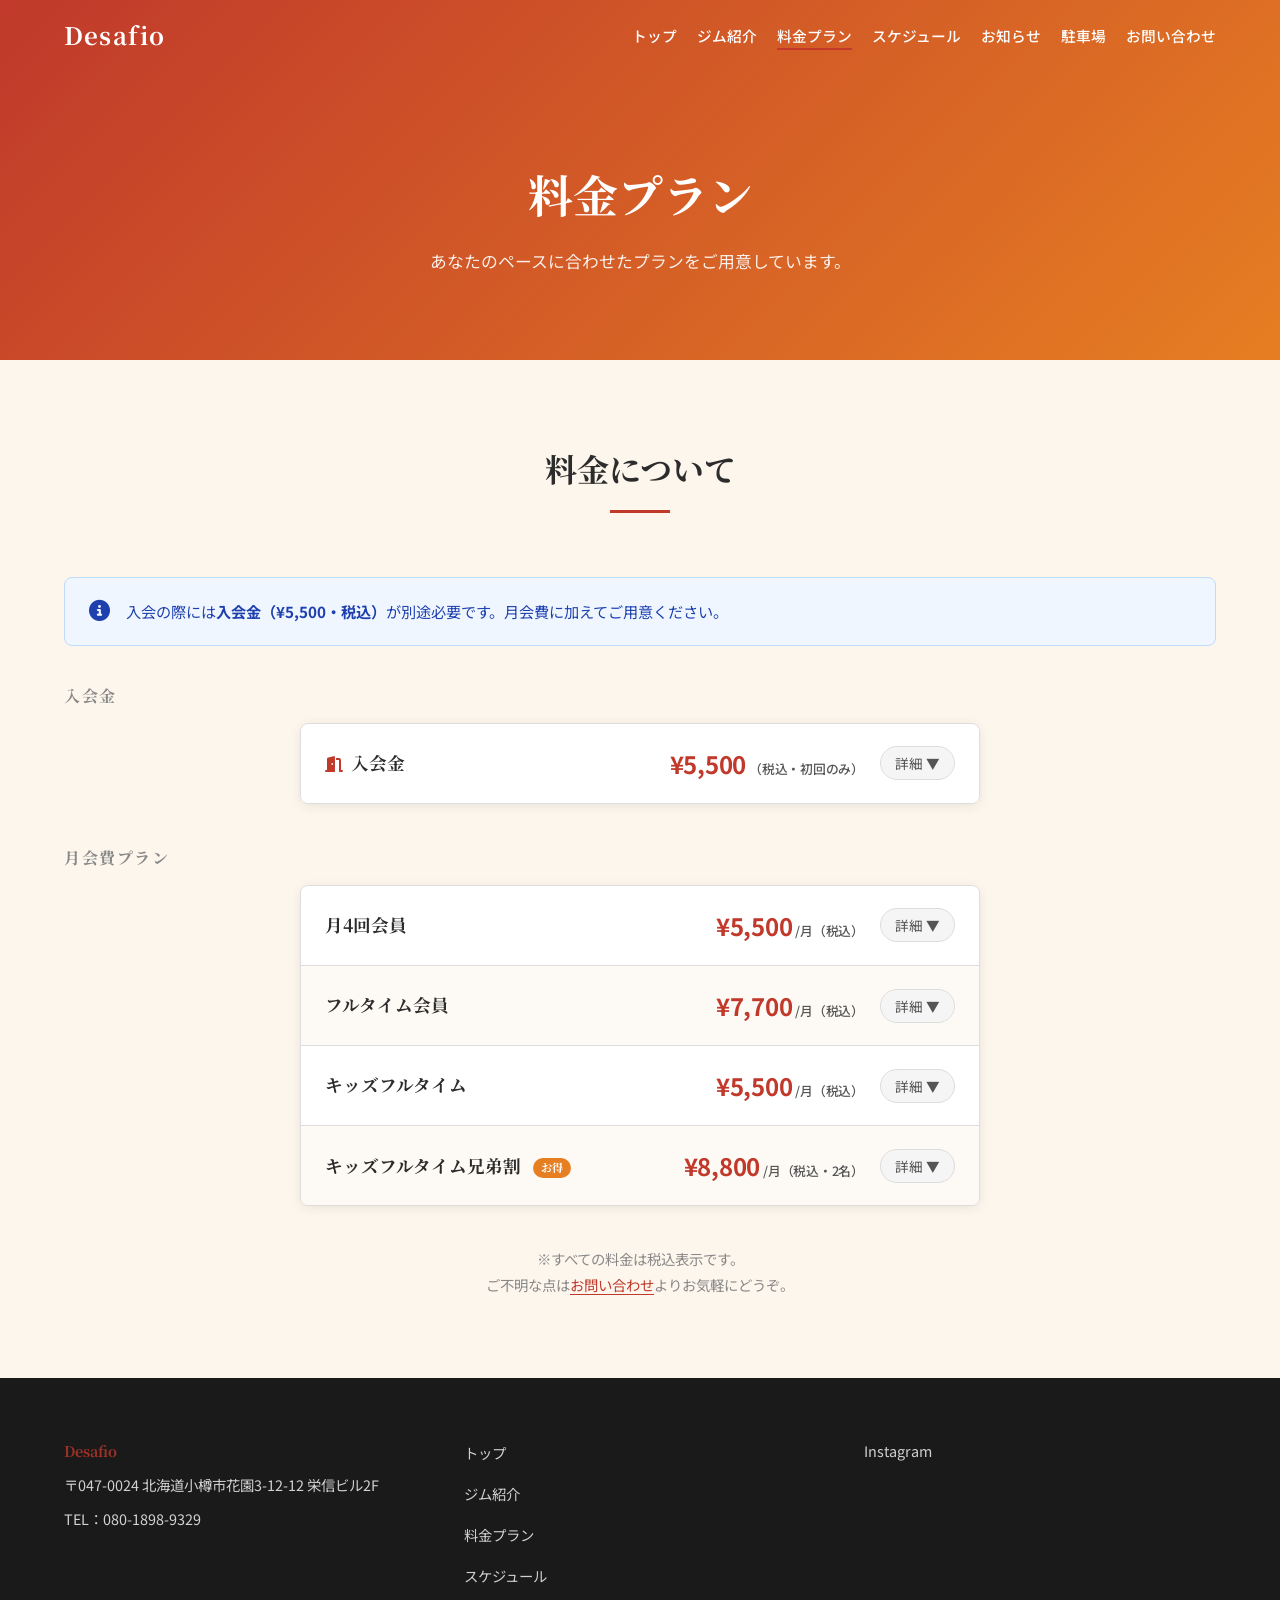
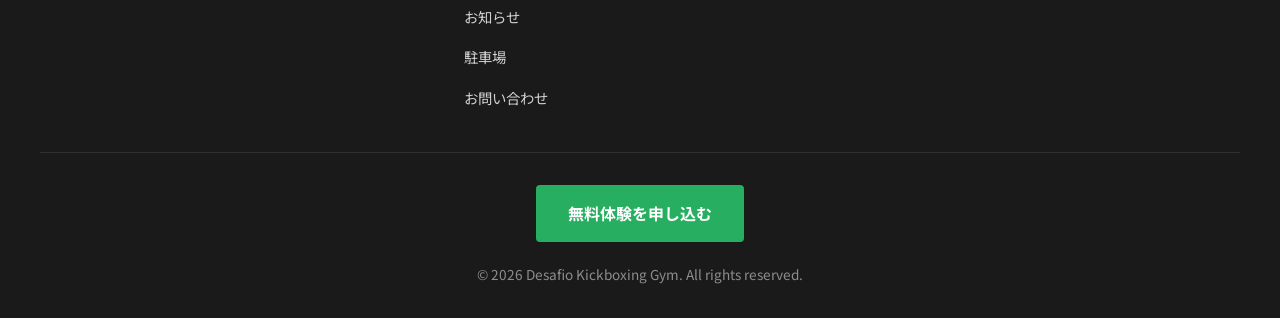
<file: pricing.html>
<!DOCTYPE html>
<html lang="ja">
<head>
  <meta charset="UTF-8">
  <meta name="viewport" content="width=device-width, initial-scale=1.0">
  <meta name="description" content="Desafio（デサフィオ）の料金プラン一覧。入会金・月4回会員・フルタイム会員・キッズプランをご案内。">
  <meta property="og:title" content="料金プラン | Desafio Kickboxing Gym">
  <meta property="og:description" content="Desafioの料金プラン一覧。入会金・月4回会員・フルタイム会員・キッズプランをご案内。">
  <meta property="og:type" content="website">
  <meta property="og:url" content="https://desafio-otaru-kickboxing.com/pricing">
  <meta property="og:image" content="https://desafio-otaru-kickboxing.com/images/gym-all.jpg">
  <link rel="canonical" href="https://desafio-otaru-kickboxing.com/pricing">
  <link rel="icon" href="https://desafio-otaru-kickboxing.com/images/gym-logo.png" type="image/png">
  <link rel="apple-touch-icon" href="https://desafio-otaru-kickboxing.com/images/gym-logo.png">
  <title>料金プラン | Desafio Kickboxing Gym</title>
  <link rel="preconnect" href="https://fonts.googleapis.com">
  <link rel="preconnect" href="https://fonts.gstatic.com" crossorigin>
  <link href="https://fonts.googleapis.com/css2?family=Noto+Sans+JP:wght@400;500;700&family=Noto+Serif+JP:wght@400;700&display=swap" rel="stylesheet">
  <link rel="stylesheet" href="https://cdnjs.cloudflare.com/ajax/libs/font-awesome/6.5.0/css/all.min.css">
  <link rel="stylesheet" href="./css/style.css">
  <link rel="stylesheet" href="./css/pages.css">
</head>
<body>
  <div id="loading"><div class="loading-spinner"></div></div>

  <header id="header">
    <div class="header-inner">
      <a href="./index.html" class="logo">Desafio</a>
      <nav class="global-nav">
        <ul>
          <li><a href="./index.html">トップ</a></li>
          <li><a href="./about.html">ジム紹介</a></li>
          <li><a href="./pricing.html" class="active">料金プラン</a></li>
          <li><a href="./schedule.html">スケジュール</a></li>
          <li><a href="./news.html">お知らせ</a></li>
          <li><a href="./parking.html">駐車場</a></li>
          <li><a href="./contact.html">お問い合わせ</a></li>
        </ul>
      </nav>
      <button class="hamburger" id="hamburger" aria-label="メニューを開く">
        <span></span><span></span><span></span>
      </button>
    </div>
    <nav class="sp-nav" id="sp-nav">
      <ul>
        <li><a href="./index.html">トップ</a></li>
        <li><a href="./about.html">ジム紹介</a></li>
        <li><a href="./pricing.html">料金プラン</a></li>
        <li><a href="./schedule.html">スケジュール</a></li>
        <li><a href="./news.html">お知らせ</a></li>
        <li><a href="./parking.html">駐車場</a></li>
        <li><a href="./contact.html">お問い合わせ</a></li>
      </ul>
    </nav>
  </header>

  <main>
    <section class="page-hero page-hero--gradient">
      <div class="page-hero-content">
        <h1>料金プラン</h1>
        <p>あなたのペースに合わせたプランをご用意しています。</p>
      </div>
    </section>

    <section class="section fade-in-section">
      <div class="container">
        <h2 class="section-title">料金について</h2>

        <!-- 入会金インフォボックス -->
        <div class="pricing-info-box">
          <i class="fa-solid fa-circle-info"></i>
          <p>入会の際には<strong>入会金（¥5,500・税込）</strong>が別途必要です。月会費に加えてご用意ください。</p>
        </div>

        <!-- 入会金 -->
        <p class="pricing-section-label">入会金</p>
        <div class="pricing-table">
          <div class="pricing-row">
            <div class="pricing-row-header">
              <span class="pricing-plan-name">
                <i class="fa-solid fa-door-open" style="color:var(--color-primary);margin-right:8px;font-size:0.9em;"></i>入会金
              </span>
              <span class="pricing-amount">¥5,500<small>（税込・初回のみ）</small></span>
              <button class="pricing-detail-btn" aria-expanded="false">詳細 <span class="pricing-arrow">▼</span></button>
            </div>
            <div class="pricing-detail-body">
              <ul class="pricing-detail-list">
                <li>入会時に一度だけお支払いいただく費用です</li>
                <li>月会費とは別途必要となります</li>
                <li>再入会の場合も入会金が必要です</li>
              </ul>
              <div class="pricing-plan-cta">
                <a href="https://square.link/u/Y7BYcGYS?src=sheet" class="btn btn-cta" target="_blank" rel="noopener noreferrer">
                  <i class="fa-solid fa-credit-card"></i> 入会金のお支払いはこちら
                </a>
              </div>
            </div>
          </div>
        </div>

        <!-- 月会費プラン -->
        <p class="pricing-section-label" style="margin-top:40px;">月会費プラン</p>
        <div class="pricing-table">

          <!-- 月4回会員 -->
          <div class="pricing-row">
            <div class="pricing-row-header">
              <span class="pricing-plan-name">月4回会員</span>
              <span class="pricing-amount">¥5,500<small>/月（税込）</small></span>
              <button class="pricing-detail-btn" aria-expanded="false">詳細 <span class="pricing-arrow">▼</span></button>
            </div>
            <div class="pricing-detail-body">
              <ul class="pricing-detail-list">
                <li>月4回まで参加可能</li>
                <li>全クラス参加可</li>
              </ul>
              <div class="pricing-plan-cta">
                <a href="https://square.link/u/9Cn9UqiP" class="btn btn-cta" target="_blank" rel="noopener noreferrer">
                  <i class="fa-solid fa-credit-card"></i> お申し込みはこちら
                </a>
              </div>
            </div>
          </div>

          <!-- フルタイム会員 -->
          <div class="pricing-row">
            <div class="pricing-row-header">
              <span class="pricing-plan-name">フルタイム会員</span>
              <span class="pricing-amount">¥7,700<small>/月（税込）</small></span>
              <button class="pricing-detail-btn" aria-expanded="false">詳細 <span class="pricing-arrow">▼</span></button>
            </div>
            <div class="pricing-detail-body">
              <ul class="pricing-detail-list">
                <li>通い放題</li>
                <li>全クラス参加可</li>
              </ul>
              <div class="pricing-plan-cta">
                <a href="https://square.link/u/ISsKhYCW" class="btn btn-cta" target="_blank" rel="noopener noreferrer">
                  <i class="fa-solid fa-credit-card"></i> お申し込みはこちら
                </a>
              </div>
            </div>
          </div>

          <!-- キッズフルタイム -->
          <div class="pricing-row">
            <div class="pricing-row-header">
              <span class="pricing-plan-name">キッズフルタイム</span>
              <span class="pricing-amount">¥5,500<small>/月（税込）</small></span>
              <button class="pricing-detail-btn" aria-expanded="false">詳細 <span class="pricing-arrow">▼</span></button>
            </div>
            <div class="pricing-detail-body">
              <ul class="pricing-detail-list">
                <li>通い放題（キッズ対象）</li>
                <li>キッズクラス参加可</li>
              </ul>
              <div class="pricing-plan-cta">
                <a href="https://square.link/u/nVFFHfjH" class="btn btn-cta" target="_blank" rel="noopener noreferrer">
                  <i class="fa-solid fa-credit-card"></i> お申し込みはこちら
                </a>
              </div>
            </div>
          </div>

          <!-- キッズフルタイム兄弟割 -->
          <div class="pricing-row pricing-row--highlight">
            <div class="pricing-row-header">
              <span class="pricing-plan-name">
                キッズフルタイム兄弟割
                <span class="pricing-badge">お得</span>
              </span>
              <span class="pricing-amount">¥8,800<small>/月（税込・2名）</small></span>
              <button class="pricing-detail-btn" aria-expanded="false">詳細 <span class="pricing-arrow">▼</span></button>
            </div>
            <div class="pricing-detail-body">
              <ul class="pricing-detail-list">
                <li>ご兄弟・姉妹2名でのお申し込み</li>
                <li>通常 ¥5,500 × 2名 = ¥11,000 → ¥8,800 に割引</li>
                <li>通い放題（キッズ対象）</li>
                <li>キッズクラス参加可</li>
              </ul>
              <div class="pricing-plan-cta">
                <a href="https://square.link/u/uSVeGZje" class="btn btn-cta" target="_blank" rel="noopener noreferrer">
                  <i class="fa-solid fa-credit-card"></i> お申し込みはこちら
                </a>
              </div>
            </div>
          </div>

        </div>

        <p class="pricing-footer-note">
          ※すべての料金は税込表示です。<br>
          ご不明な点は<a href="./contact.html">お問い合わせ</a>よりお気軽にどうぞ。
        </p>
      </div>
    </section>
  </main>

  <footer class="footer">
    <div class="footer-inner container">
      <div class="footer-info">
        <p class="footer-logo">Desafio</p>
        <p>〒047-0024 北海道小樽市花園3-12-12 栄信ビル2F</p>
        <p>TEL：080-1898-9329</p>
      </div>
      <nav class="footer-nav">
        <ul>
          <li><a href="./index.html">トップ</a></li>
          <li><a href="./about.html">ジム紹介</a></li>
          <li><a href="./pricing.html">料金プラン</a></li>
          <li><a href="./schedule.html">スケジュール</a></li>
          <li><a href="./news.html">お知らせ</a></li>
          <li><a href="./parking.html">駐車場</a></li>
          <li><a href="./contact.html">お問い合わせ</a></li>
        </ul>
      </nav>
      <div class="footer-sns">
        <a href="https://www.instagram.com/desafio_otaru_kickboxing/" target="_blank" rel="noopener noreferrer" aria-label="Instagram">
          Instagram
        </a>
      </div>
    </div>
    <div class="footer-bottom container">
      <a href="./contact.html" class="btn btn-cta">無料体験を申し込む</a>
      <p class="copyright">© 2026 Desafio Kickboxing Gym. All rights reserved.</p>
    </div>
  </footer>

  <button class="page-top" id="pageTop" aria-label="ページトップへ戻る">▲</button>
  <script src="./js/main.js"></script>
</body>
</html>
</file>
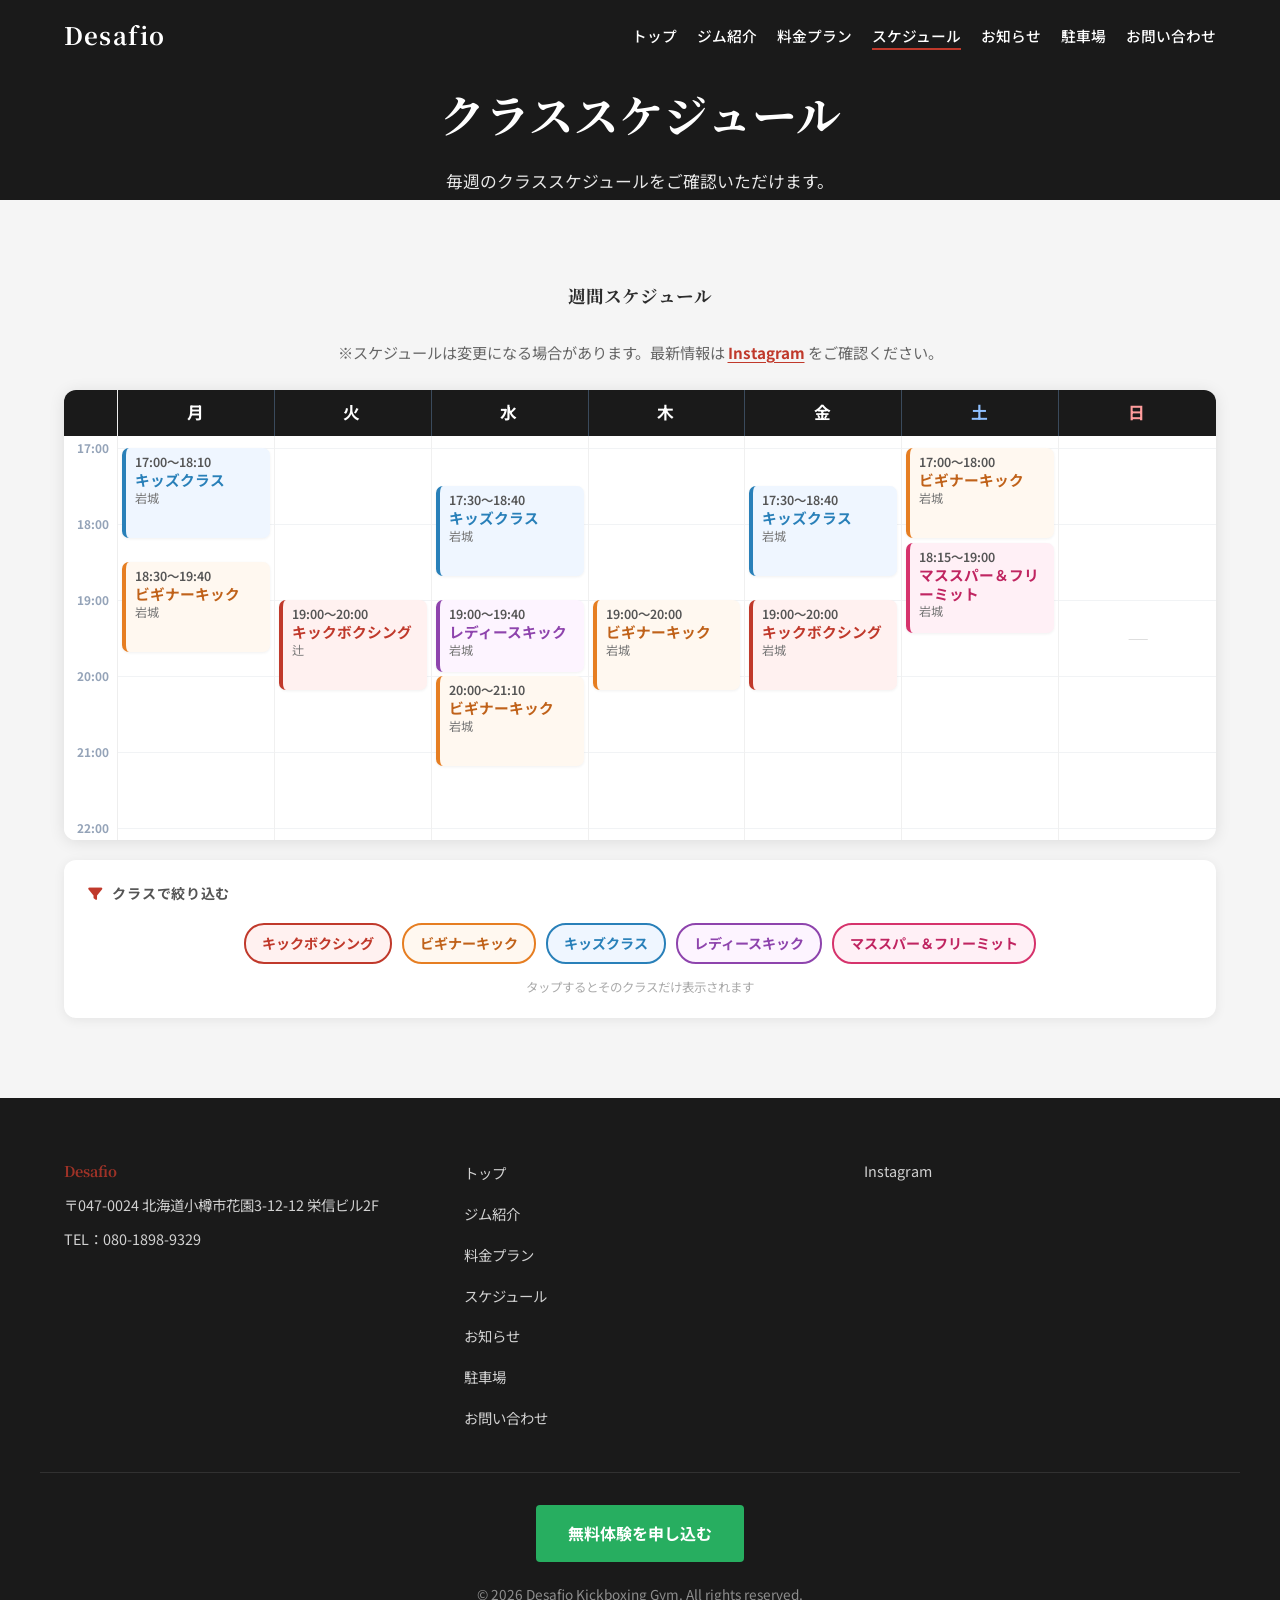
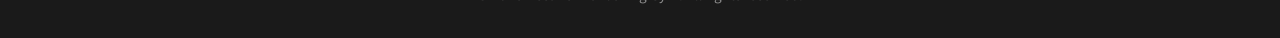
<file: schedule.html>
<!DOCTYPE html>
<html lang="ja">
<head>
  <meta charset="UTF-8">
  <meta name="viewport" content="width=device-width, initial-scale=1.0">
  <meta name="description" content="Desafio（デサフィオ）のクラススケジュール。毎週のクラススケジュールをご確認いただけます。">
  <meta property="og:title" content="クラススケジュール | Desafio Kickboxing Gym">
  <meta property="og:description" content="Desafioのクラススケジュール。毎週のクラススケジュールをご確認いただけます。">
  <meta property="og:type" content="website">
  <meta property="og:url" content="https://desafio-otaru-kickboxing.com/schedule">
  <meta property="og:image" content="https://desafio-otaru-kickboxing.com/images/gym-all.jpg">
  <link rel="canonical" href="https://desafio-otaru-kickboxing.com/schedule">
  <link rel="icon" href="https://desafio-otaru-kickboxing.com/images/gym-logo.png" type="image/png">
  <link rel="apple-touch-icon" href="https://desafio-otaru-kickboxing.com/images/gym-logo.png">
  <title>クラススケジュール | Desafio Kickboxing Gym</title>
  <link rel="preconnect" href="https://fonts.googleapis.com">
  <link rel="preconnect" href="https://fonts.gstatic.com" crossorigin>
  <link href="https://fonts.googleapis.com/css2?family=Noto+Sans+JP:wght@400;500;700&family=Noto+Serif+JP:wght@400;700&display=swap" rel="stylesheet">
  <link rel="stylesheet" href="https://cdnjs.cloudflare.com/ajax/libs/font-awesome/6.5.0/css/all.min.css">
  <link rel="stylesheet" href="./css/style.css">
  <link rel="stylesheet" href="./css/pages.css">
</head>
<body>
  <div id="loading"><div class="loading-spinner"></div></div>

  <header id="header">
    <div class="header-inner">
      <a href="./index.html" class="logo">Desafio</a>
      <nav class="global-nav">
        <ul>
          <li><a href="./index.html">トップ</a></li>
          <li><a href="./about.html">ジム紹介</a></li>
          <li><a href="./pricing.html">料金プラン</a></li>
          <li><a href="./schedule.html" class="active">スケジュール</a></li>
          <li><a href="./news.html">お知らせ</a></li>
          <li><a href="./parking.html">駐車場</a></li>
          <li><a href="./contact.html">お問い合わせ</a></li>
        </ul>
      </nav>
      <button class="hamburger" id="hamburger" aria-label="メニューを開く">
        <span></span><span></span><span></span>
      </button>
    </div>
    <nav class="sp-nav" id="sp-nav">
      <ul>
        <li><a href="./index.html">トップ</a></li>
        <li><a href="./about.html">ジム紹介</a></li>
        <li><a href="./pricing.html">料金プラン</a></li>
        <li><a href="./schedule.html">スケジュール</a></li>
        <li><a href="./news.html">お知らせ</a></li>
        <li><a href="./parking.html">駐車場</a></li>
        <li><a href="./contact.html">お問い合わせ</a></li>
      </ul>
    </nav>
  </header>

  <main>
    <section class="page-hero page-hero--simple">
      <div class="page-hero-content">
        <h1>クラススケジュール</h1>
        <p>毎週のクラススケジュールをご確認いただけます。</p>
      </div>
    </section>

    <section class="section fade-in-section" style="background-color: var(--color-gray);">
      <div class="container">

        <!-- 週間スケジュール見出し -->
        <div class="month-selector-wrap">
          <p class="month-selector-label" id="currentMonthLabel">週間スケジュール</p>
        </div>

        <p class="schedule-note">
          ※スケジュールは変更になる場合があります。最新情報は
          <a href="https://www.instagram.com/desafio_otaru_kickboxing/" target="_blank" rel="noopener noreferrer">Instagram</a>
          をご確認ください。
        </p>

        <!-- スマホ：横スクロールのヒント -->
        <p class="stl-swipe-hint"><i class="fa-solid fa-arrows-left-right"></i> 横にスワイプで他の曜日へ</p>

        <!-- タイムライン表示（PC・スマホ共通） -->
        <div class="schedule-timeline" id="scheduleTimeline"></div>

        <!-- 凡例フィルター -->
        <div class="schedule-filter-section" id="scheduleFilterSection">
          <div class="schedule-filter-header">
            <span class="schedule-filter-label"><i class="fa-solid fa-filter"></i> クラスで絞り込む</span>
            <button class="schedule-filter-reset" id="scheduleFilterReset" aria-label="フィルターをリセット">すべて表示</button>
          </div>
          <div class="schedule-legend" id="scheduleLegend"></div>
          <p class="schedule-filter-hint">タップするとそのクラスだけ表示されます</p>
        </div>

      </div>
    </section>
  </main>

  <footer class="footer">
    <div class="footer-inner container">
      <div class="footer-info">
        <p class="footer-logo">Desafio</p>
        <p>〒047-0024 北海道小樽市花園3-12-12 栄信ビル2F</p>
        <p>TEL：080-1898-9329</p>
      </div>
      <nav class="footer-nav">
        <ul>
          <li><a href="./index.html">トップ</a></li>
          <li><a href="./about.html">ジム紹介</a></li>
          <li><a href="./pricing.html">料金プラン</a></li>
          <li><a href="./schedule.html">スケジュール</a></li>
          <li><a href="./news.html">お知らせ</a></li>
          <li><a href="./parking.html">駐車場</a></li>
          <li><a href="./contact.html">お問い合わせ</a></li>
        </ul>
      </nav>
      <div class="footer-sns">
        <a href="https://www.instagram.com/desafio_otaru_kickboxing/" target="_blank" rel="noopener noreferrer" aria-label="Instagram">
          Instagram
        </a>
      </div>
    </div>
    <div class="footer-bottom container">
      <a href="./contact.html" class="btn btn-cta">無料体験を申し込む</a>
      <p class="copyright">© 2026 Desafio Kickboxing Gym. All rights reserved.</p>
    </div>
  </footer>

  <button class="page-top" id="pageTop" aria-label="ページトップへ戻る">▲</button>
  <script src="./js/main.js"></script>
  <script>
  /* ==========================================
     スケジュールページ専用スクリプト
  ========================================== */

  /* ---------- 週間スケジュールデータ定義 ----------
     毎週このスケジュールで固定です。
     内容を変えたいときは、下の days の各クラスを編集してください。 */
  const WEEKLY_SCHEDULE = {
    days: [
      {
        col: '月',
        classes: [
          { time: '17:00〜18:10', name: 'キッズクラス', trainer: '岩城', type: 'kids'     },
          { time: '18:30〜19:40', name: 'ビギナーキック',     trainer: '岩城', type: 'beginner' }
        ]
      },
      {
        col: '火',
        classes: [
          { time: '19:00〜20:00', name: 'キックボクシング', trainer: '辻', type: 'kick' }
        ]
      },
      {
        col: '水',
        classes: [
          { time: '17:30〜18:40', name: 'キッズクラス', trainer: '岩城', type: 'kids'     },
          { time: '19:00〜19:40', name: 'レディースキック',   trainer: '岩城', type: 'ladies'   },
          { time: '20:00〜21:10', name: 'ビギナーキック',     trainer: '岩城', type: 'beginner' }
        ]
      },
      {
        col: '木',
        classes: [
          { time: '19:00〜20:00', name: 'ビギナーキック', trainer: '岩城', type: 'beginner' }
        ]
      },
      {
        col: '金',
        classes: [
          { time: '17:30〜18:40', name: 'キッズクラス',    trainer: '岩城', type: 'kids' },
          { time: '19:00〜20:00', name: 'キックボクシング', trainer: '岩城', type: 'kick' }
        ]
      },
      {
        col: '土',
        classes: [
          { time: '17:00〜18:00', name: 'ビギナーキック',            trainer: '岩城', type: 'beginner' },
          { time: '18:15〜19:00', name: 'マススパー＆フリーミット', trainer: '岩城', type: 'mass'     }
        ]
      },
      {
        col: '日',
        classes: []
      }
    ]
  };

  /* ---------- 凡例ラベル ---------- */
  const LEGEND_LABELS = {
    'kick':      'キックボクシング',
    'beginner':  'ビギナーキック',
    'kids':      'キッズクラス',
    'ladies':    'レディースキック',
    'bjj':       'BJJ',
    'kids-bjj':  'キッズBJJ',
    'mma':       'MMA',
    'grappling': 'グラップリング',
    'mass':      'マススパー＆フリーミット'
  };
  const LEGEND_ORDER = ['kick','beginner','kids','ladies','mass','bjj','kids-bjj','mma','grappling'];

  /* ---------- フィルター初期化 ---------- */
  function initFilter() {
    const legendItems = document.querySelectorAll('.legend-item');
    const entries     = document.querySelectorAll('.sc-entry');
    const resetBtn    = document.getElementById('scheduleFilterReset');

    function clearAll() {
      legendItems.forEach(l => l.classList.remove('active'));
      entries.forEach(e => e.classList.remove('dimmed', 'selected'));
      if (resetBtn) resetBtn.classList.remove('visible');
    }

    legendItems.forEach(item => {
      item.addEventListener('click', () => {
        const colorClass = Array.from(item.classList).find(c => c.startsWith('sc-'));
        if (!colorClass) return;
        const isActive = item.classList.contains('active');
        clearAll();
        if (!isActive) {
          item.classList.add('active');
          entries.forEach(e => {
            if (!e.classList.contains(colorClass)) e.classList.add('dimmed');
          });
          if (resetBtn) resetBtn.classList.add('visible');
        }
      });
    });

    entries.forEach(entry => {
      entry.addEventListener('click', () => {
        const wasSelected = entry.classList.contains('selected');
        clearAll();
        if (!wasSelected) {
          entry.classList.add('selected');
          if (resetBtn) resetBtn.classList.add('visible');
        }
      });
    });

    if (resetBtn) {
      resetBtn.onclick = clearAll;
    }
  }

  /* ---------- 時刻パース（"17:00〜18:15" → [1020, 1095]） ---------- */
  function classRange(timeStr) {
    const parts = timeStr.split(/[〜～]/);
    if (parts.length !== 2) return null;
    const toMin = s => {
      const [h, m] = s.trim().split(':').map(Number);
      return h * 60 + m;
    };
    return [toMin(parts[0]), toMin(parts[1])];
  }

  /* 1時間あたりのピクセル高さ・最小ブロック高さ・上下の余白 */
  const PX_PER_HOUR = 76;
  const MIN_BLOCK_H = 90;  /* 短いクラスでも文字が収まる高さ。ただし次のクラスとは重ねない（下記 BLOCK_GAP で調整） */
  const BLOCK_GAP   = 4;   /* 次のクラスとの最低すきま */
  const TOP_PAD     = 12;

  /* ---------- スケジュール描画（タイムライン：PC・スマホ共通） ---------- */
  function renderSchedule() {
    const wrap   = document.getElementById('scheduleTimeline');
    const legend = document.getElementById('scheduleLegend');
    if (!wrap || !legend) return;

    const data = WEEKLY_SCHEDULE;

    /* ---- 表示する時間帯を、クラスから自動算出 ---- */
    let minStart = Infinity, maxEnd = -Infinity;
    data.days.forEach(d => d.classes.forEach(c => {
      const r = classRange(c.time);
      if (r) { minStart = Math.min(minStart, r[0]); maxEnd = Math.max(maxEnd, r[1]); }
    }));
    if (!isFinite(minStart)) { minStart = 17 * 60; maxEnd = 22 * 60; }

    const startHour = Math.floor(minStart / 60);
    const endHour   = Math.ceil(maxEnd / 60);
    const gridStart = startHour * 60;
    const totalH    = (endHour - startHour) * PX_PER_HOUR + TOP_PAD * 2;

    /* ---- 時刻軸ラベル＋各列の罫線 ---- */
    let axisHTML = '', linesHTML = '';
    for (let h = startHour; h <= endHour; h++) {
      const top = (h - startHour) * PX_PER_HOUR + TOP_PAD;
      axisHTML  += `<span class="stl-hour-label" style="top:${top}px">${h}:00</span>`;
      linesHTML += `<div class="stl-line" style="top:${top}px"></div>`;
    }

    /* ---- 曜日ごとの列 ---- */
    const usedTypes = new Set();
    const daysHTML = data.days.map(dayData => {
      /* 開始時刻順に並べ、各クラスの「次のクラスの開始位置」を把握しておく */
      const sorted = dayData.classes
        .map(c => ({ c, r: classRange(c.time) }))
        .filter(x => x.r)
        .sort((a, b) => a.r[0] - b.r[0]);

      const blocks = sorted.map(({ c, r }, i) => {
        usedTypes.add(c.type);
        const top = (r[0] - gridStart) / 60 * PX_PER_HOUR + TOP_PAD;

        /* 実時間ぶんの高さ。短すぎて文字が入らない場合は MIN_BLOCK_H まで伸ばす */
        let h = Math.max((r[1] - r[0]) / 60 * PX_PER_HOUR, MIN_BLOCK_H);

        /* ただし次のクラスに重ならないところまで（次が無ければ枠の下端まで） */
        const limit = i + 1 < sorted.length
          ? (sorted[i + 1].r[0] - gridStart) / 60 * PX_PER_HOUR + TOP_PAD - BLOCK_GAP
          : totalH - TOP_PAD;
        h = Math.max(Math.min(h, limit - top), (r[1] - r[0]) / 60 * PX_PER_HOUR);

        return `
          <div class="sc-entry sc-${c.type}" style="top:${top}px;height:${h}px">
            <time>${c.time}</time>
            <span class="sc-entry-name">${c.name}</span>
            ${c.trainer ? `<small>${c.trainer}</small>` : ''}
          </div>`;
      }).join('');
      const empty = dayData.classes.length === 0
        ? `<span class="stl-day-empty">―</span>` : '';
      return `
        <div class="stl-day">
          <div class="stl-day-header">${dayData.col}</div>
          <div class="stl-day-track" style="height:${totalH}px">${linesHTML}${blocks}${empty}</div>
        </div>`;
    }).join('');

    wrap.innerHTML = `
      <div class="stl-grid">
        <div class="stl-axis">
          <div class="stl-axis-header"></div>
          <div class="stl-axis-track" style="height:${totalH}px">${axisHTML}</div>
        </div>
        <div class="stl-days">${daysHTML}</div>
      </div>`;

    /* ---- 凡例 ---- */
    legend.innerHTML = LEGEND_ORDER
      .filter(t => usedTypes.has(t))
      .map(t => `<span class="legend-item sc-${t}">${LEGEND_LABELS[t]}</span>`)
      .join('');

    initFilter();
  }

  /* ---------- 描画（週間スケジュールで固定） ---------- */
  renderSchedule();
  </script>
</body>
</html>
</file>
<file: css/style.css>
/* ==========================================
   style.css - 全ページ共通スタイル
   ========================================== */

/* ------------------------------------------
   CSS変数（色・フォントをここで一元管理）
   ここを変更するだけで全ページの色が変わります
   ------------------------------------------ */
:root {
  --color-primary:   #C0392B;  /* メインカラー：情熱の赤 */
  --color-secondary: #E67E22;  /* サブカラー：温かみのあるオレンジ */
  --color-bg:        #FDF6EC;  /* 背景：やわらかいクリーム */
  --color-text:      #2C2C2C;  /* 本文テキスト：ほぼ黒 */
  --color-cta:       #27AE60;  /* CTAボタン（行動を促すボタン）：緑 */
  --color-white:     #FFFFFF;
  --color-gray:      #F5F5F5;
  --color-dark:      #1A1A1A;  /* フッター背景等 */

  --font-serif: 'Noto Serif JP', serif;    /* 見出し用 */
  --font-sans:  'Noto Sans JP', sans-serif; /* 本文用 */

  --max-width: 1200px;
  --header-height: 70px;
}

/* ------------------------------------------
   リセットCSS（ブラウザ差異をなくす）
   ------------------------------------------ */
*, *::before, *::after {
  box-sizing: border-box;
  margin: 0;
  padding: 0;
}

html {
  scroll-behavior: smooth; /* スムーズスクロール */
  font-size: 16px;
}

body {
  font-family: var(--font-sans);
  color: var(--color-text);
  background-color: var(--color-bg);
  line-height: 1.8;
  overflow-x: hidden;
}

img {
  max-width: 100%;
  height: auto;
  display: block;
}

a {
  color: inherit;
  text-decoration: none;
}

ul {
  list-style: none;
}

button {
  cursor: pointer;
  border: none;
  background: none;
  font-family: inherit;
}

/* ------------------------------------------
   共通レイアウト
   ------------------------------------------ */
.container {
  max-width: var(--max-width);
  margin: 0 auto;
  padding: 0 24px;
}

.section {
  padding: 80px 0;
}

/* ------------------------------------------
   共通：セクションタイトル
   ------------------------------------------ */
.section-title {
  font-family: var(--font-serif);
  font-size: 2rem;
  text-align: center;
  margin-bottom: 48px;
  position: relative;
  padding-bottom: 16px;
}

.section-title::after {
  content: '';
  display: block;
  width: 60px;
  height: 3px;
  background: var(--color-primary);
  margin: 12px auto 0;
}

.section-title-left {
  font-family: var(--font-serif);
  font-size: 1.75rem;
  margin-bottom: 24px;
  padding-bottom: 12px;
  position: relative;
}

.section-title-left::after {
  content: '';
  display: block;
  width: 48px;
  height: 3px;
  background: var(--color-primary);
  margin-top: 10px;
}

/* ------------------------------------------
   共通：ボタン
   ------------------------------------------ */
.btn {
  display: inline-block;
  padding: 14px 32px;
  border-radius: 4px;
  font-weight: 700;
  font-size: 1rem;
  text-align: center;
  transition: all 0.3s ease; /* ホバー時の滑らかな変化 */
  cursor: pointer;
}

.btn-primary {
  background: var(--color-primary);
  color: var(--color-white);
}
.btn-primary:hover {
  background: #a93226;
  transform: translateY(-2px);
}

.btn-cta {
  background: var(--color-cta);
  color: var(--color-white);
}
.btn-cta:hover {
  background: #1e8449;
  transform: translateY(-2px);
}

.btn-outline {
  background: transparent;
  color: var(--color-white);
  border: 2px solid var(--color-white);
}
.btn-outline:hover {
  background: var(--color-white);
  color: var(--color-text);
}

.btn-full {
  width: 100%;
  display: block;
}

.btn-sm {
  padding: 10px 20px;
  font-size: 0.9rem;
}

/* ------------------------------------------
   共通：リンク「続きを読む →」スタイル
   ------------------------------------------ */
.link-more {
  color: var(--color-primary);
  font-weight: 700;
  transition: opacity 0.3s;
}
.link-more:hover {
  opacity: 0.7;
}

/* ------------------------------------------
   共通：カード（3列グリッド）
   ------------------------------------------ */
.cards-3 {
  display: grid;
  grid-template-columns: repeat(3, 1fr);
  gap: 32px;
}

.card {
  background: var(--color-white);
  border-radius: 8px;
  padding: 32px 24px;
  text-align: center;
  box-shadow: 0 2px 12px rgba(0,0,0,0.08);
}

.card-hover {
  transition: transform 0.3s, box-shadow 0.3s;
}
.card-hover:hover {
  transform: translateY(-6px);
  box-shadow: 0 8px 24px rgba(0,0,0,0.15); /* ホバーで浮き上がり */
}

.card-icon {
  font-size: 2.5rem;
  margin-bottom: 16px;
}

.card h3 {
  font-family: var(--font-serif);
  font-size: 1.2rem;
  margin-bottom: 12px;
  color: var(--color-primary);
}

/* ------------------------------------------
   ローディング画面
   ------------------------------------------ */
#loading {
  position: fixed;
  top: 0;
  left: 0;
  width: 100%;
  height: 100%;
  background: var(--color-bg);
  display: flex;
  justify-content: center;
  align-items: center;
  z-index: 9999;
  transition: opacity 0.5s ease;
}

#loading.hidden {
  opacity: 0;
  pointer-events: none;
}

.loading-spinner {
  width: 48px;
  height: 48px;
  border: 4px solid var(--color-gray);
  border-top-color: var(--color-primary);
  border-radius: 50%;
  animation: spin 0.8s linear infinite;
}

@keyframes spin {
  to { transform: rotate(360deg); }
}

/* ------------------------------------------
   ヘッダー
   ------------------------------------------ */
#header {
  position: fixed;
  top: 0;
  left: 0;
  width: 100%;
  height: var(--header-height);
  z-index: 1000;
  transition: background 0.3s, box-shadow 0.3s;
  /* ページ最上部では背景透明 */
  background: transparent;
}

#header.scrolled {
  /* スクロールすると白背景＋影 */
  background: var(--color-white);
  box-shadow: 0 2px 12px rgba(0,0,0,0.1);
}

.header-inner {
  max-width: var(--max-width);
  margin: 0 auto;
  padding: 0 24px;
  height: 100%;
  display: flex;
  align-items: center;
  justify-content: space-between;
}

/* ロゴ */
.logo {
  font-family: var(--font-serif);
  font-size: 1.5rem;
  font-weight: 700;
  color: var(--color-white); /* 透明時は白 */
  transition: color 0.3s;
  letter-spacing: 0.05em;
}

#header.scrolled .logo {
  color: var(--color-primary); /* スクロール後は赤 */
}

/* グローバルナビ */
.global-nav ul {
  display: flex;
  gap: 20px;
}

.global-nav a {
  font-weight: 500;
  font-size: 0.92rem;
  color: var(--color-white); /* 透明時は白 */
  transition: color 0.3s;
  position: relative;
  padding-bottom: 4px;
}

#header.scrolled .global-nav a {
  color: var(--color-text); /* スクロール後はダーク */
}

.global-nav a::after {
  content: '';
  position: absolute;
  bottom: 0;
  left: 0;
  width: 0;
  height: 2px;
  background: var(--color-primary);
  transition: width 0.3s;
}

.global-nav a:hover::after,
.global-nav a.active::after {
  width: 100%; /* アクティブ・ホバーで下線表示 */
}

/* ハンバーガーメニュー（スマホ用） */
.hamburger {
  display: none;
  flex-direction: column;
  gap: 5px;
  padding: 4px;
}

.hamburger span {
  display: block;
  width: 24px;
  height: 2px;
  background: var(--color-white);
  transition: all 0.3s;
}

#header.scrolled .hamburger span {
  background: var(--color-text);
}

.hamburger.open span:nth-child(1) {
  transform: translateY(7px) rotate(45deg);
}
.hamburger.open span:nth-child(2) {
  opacity: 0;
}
.hamburger.open span:nth-child(3) {
  transform: translateY(-7px) rotate(-45deg);
}

/* スマホ用ナビ */
.sp-nav {
  position: fixed;
  top: var(--header-height);
  left: 0;
  width: 100%;
  background: var(--color-white);
  max-height: 0;
  overflow: hidden;
  transition: max-height 0.4s ease;
  z-index: 999;
}

.sp-nav.open {
  max-height: 500px;
}

.sp-nav ul {
  padding: 16px 0;
}

.sp-nav li a {
  display: block;
  padding: 14px 24px;
  color: var(--color-text);
  font-weight: 500;
  border-bottom: 1px solid var(--color-gray);
}

/* ------------------------------------------
   ヒーローセクション（index.html）
   ------------------------------------------ */
.hero {
  position: relative;
  height: 100vh;
  min-height: 600px;
  display: flex;
  align-items: center;
  justify-content: center;
  text-align: center;
  overflow: hidden;
}

.hero-bg {
  position: absolute;
  top: 0;
  left: 0;
  width: 100%;
  height: 100%;
  background-size: cover;
  background-position: center;
  background-color: var(--color-dark);
  filter: saturate(1.4);
}

.hero-overlay {
  position: absolute;
  top: 0;
  left: 0;
  width: 100%;
  height: 100%;
  background: rgba(0, 0, 0, 0.52);
}

.hero-content {
  position: relative;
  z-index: 1;
  color: var(--color-white);
  padding: 0 24px;
}

.hero-catch {
  font-family: var(--font-serif);
  font-size: clamp(2rem, 5vw, 3.5rem); /* 画面幅に応じてフォントサイズが変わる */
  margin-bottom: 24px;
  text-shadow: 0 2px 8px rgba(0,0,0,0.4);
}

.hero-sub {
  font-size: clamp(1rem, 2vw, 1.3rem);
  margin-bottom: 40px;
  opacity: 0.9;
}

.hero-buttons {
  display: flex;
  gap: 16px;
  justify-content: center;
  flex-wrap: wrap;
}

/* ヒーローのフェードインアニメーション */
.fade-in-up {
  opacity: 0;
  transform: translateY(30px);
  animation: fadeInUp 0.8s ease forwards;
}

.delay-1 { animation-delay: 0.4s; }
.delay-2 { animation-delay: 0.8s; }

@keyframes fadeInUp {
  to {
    opacity: 1;
    transform: translateY(0);
  }
}

/* ------------------------------------------
   スクロールアニメーション
   ------------------------------------------ */
.fade-in-section {
  opacity: 0;
  transform: translateY(40px);
  transition: opacity 0.8s ease, transform 0.8s ease;
}

.fade-in-section.visible {
  opacity: 1;
  transform: translateY(0);
}

/* ------------------------------------------
   料金プランテーブル（コンパクト・トグル式）
   ------------------------------------------ */
.pricing-table {
  max-width: 680px;
  margin: 0 auto 40px;
  border: 1px solid #ddd;
  border-radius: 8px;
  overflow: hidden;
  box-shadow: 0 2px 12px rgba(0,0,0,0.08);
}

.pricing-row {
  border-bottom: 1px solid #ddd;
}
.pricing-row:last-child {
  border-bottom: none;
}

.pricing-row-header {
  display: flex;
  align-items: center;
  padding: 18px 24px;
  background: var(--color-white);
  gap: 16px;
}
.pricing-row:nth-child(even) .pricing-row-header {
  background: #fdfaf5;
}

.pricing-plan-name {
  font-family: var(--font-serif);
  font-size: 1.1rem;
  font-weight: 700;
  flex: 1;
  line-height: 1.4;
}

.pricing-amount {
  font-size: 1.5rem;
  font-weight: 700;
  color: var(--color-primary);
  white-space: nowrap;
  letter-spacing: -0.01em;
}
.pricing-amount small {
  font-size: 0.8rem;
  font-weight: 500;
  color: #555;
  margin-left: 3px;
}

.pricing-detail-btn {
  padding: 6px 14px;
  border: 1px solid #ddd;
  border-radius: 20px;
  font-size: 0.85rem;
  color: #555;
  background: var(--color-gray);
  white-space: nowrap;
  transition: all 0.3s;
  flex-shrink: 0;
}
.pricing-detail-btn:hover {
  background: var(--color-primary);
  color: var(--color-white);
  border-color: var(--color-primary);
}

.pricing-arrow {
  display: inline-block;
  transition: transform 0.3s;
  font-style: normal;
}
.pricing-detail-btn[aria-expanded="true"] .pricing-arrow {
  transform: rotate(180deg);
}

.pricing-detail-body {
  max-height: 0;
  overflow: hidden;
  transition: max-height 0.4s ease;
  background: var(--color-gray);
}

.pricing-detail-list {
  padding: 12px 24px 16px;
}
.pricing-detail-list li {
  padding: 7px 0;
  border-bottom: 1px solid #e8e8e8;
  font-size: 0.95rem;
  line-height: 1.7;
}
.pricing-detail-list li:last-child {
  border-bottom: none;
}
.pricing-detail-list li::before {
  content: '✓ ';
  color: var(--color-cta);
  font-weight: 700;
}

/* 各プランのお申し込みボタン */
.pricing-plan-cta {
  margin-top: 16px;
  margin-bottom: 20px;
  text-align: center;
}

/* ------------------------------------------
   アクセスセクション
   ------------------------------------------ */
.access-inner {
  display: grid;
  grid-template-columns: 1fr 1.5fr;
  gap: 48px;
  align-items: start;
}

.access-info p {
  margin-bottom: 20px;
  line-height: 1.9;
}

.access-map iframe {
  border-radius: 8px;
}

/* ------------------------------------------
   お知らせプレビュー（index.html）
   ------------------------------------------ */
.news-list {
  display: flex;
  flex-direction: column;
  gap: 24px;
  margin-bottom: 32px;
}

.news-item {
  display: flex;
  align-items: baseline;
  gap: 16px;
  padding-bottom: 24px;
  border-bottom: 1px solid var(--color-gray);
}

.news-date {
  font-size: 0.9rem;
  color: #777;
  white-space: nowrap;
}

.news-badge {
  font-size: 0.75rem;
  font-weight: 700;
  padding: 3px 12px;
  border-radius: 20px;
  white-space: nowrap;
}

.badge-event  { background: #3498db; color: #fff; }
.badge-result { background: var(--color-primary); color: #fff; }
.badge-info   { background: #777; color: #fff; }

.news-title {
  font-size: 1rem;
  font-weight: 700;
}

.news-excerpt {
  font-size: 0.9rem;
  color: #555;
  display: none; /* プレビューでは非表示 */
}

.news-more { text-align: right; }

/* ------------------------------------------
   フッター
   ------------------------------------------ */
.footer {
  background: var(--color-dark);
  color: var(--color-white);
  padding-top: 60px;
}

.footer-inner {
  display: grid;
  grid-template-columns: 1fr 1fr 1fr;
  gap: 48px;
  padding-bottom: 40px;
  border-bottom: 1px solid rgba(255,255,255,0.1);
}

.footer-logo {
  font-family: var(--font-serif);
  font-size: 1.5rem;
  font-weight: 700;
  color: var(--color-primary);
  margin-bottom: 12px;
}

.footer-info p {
  font-size: 0.9rem;
  margin-bottom: 8px;
  opacity: 0.8;
}

.footer-nav ul {
  display: flex;
  flex-direction: column;
  gap: 12px;
}

.footer-nav a {
  font-size: 0.9rem;
  opacity: 0.8;
  transition: opacity 0.3s;
}
.footer-nav a:hover { opacity: 1; }

.footer-sns {
  display: flex;
  flex-direction: column;
  gap: 12px;
}

.footer-sns a {
  font-size: 0.9rem;
  opacity: 0.8;
  transition: opacity 0.3s;
}
.footer-sns a:hover { opacity: 1; }

.footer-bottom {
  padding: 32px 24px;
  display: flex;
  flex-direction: column;
  align-items: center;
  gap: 20px;
  text-align: center;
}

.copyright {
  font-size: 0.85rem;
  opacity: 0.5;
}

/* ------------------------------------------
   ページトップへ戻るボタン
   ------------------------------------------ */
.page-top {
  position: fixed;
  bottom: 32px;
  right: 32px;
  width: 48px;
  height: 48px;
  background: var(--color-primary);
  color: var(--color-white);
  border-radius: 50%;
  font-size: 0.9rem;
  display: flex;
  align-items: center;
  justify-content: center;
  opacity: 0;
  pointer-events: none;
  transition: opacity 0.3s, transform 0.3s;
  z-index: 100;
  box-shadow: 0 2px 12px rgba(0,0,0,0.2);
}

.page-top.visible {
  opacity: 1;
  pointer-events: auto;
}

.page-top:hover {
  transform: translateY(-4px);
}

/* ------------------------------------------
   共通：2カラムレイアウト
   ------------------------------------------ */
.two-col {
  display: grid;
  grid-template-columns: 1fr 1fr;
  gap: 48px;
  align-items: center;
}

.two-col-img img {
  width: 100%;
  height: 420px;
  object-fit: cover;
  object-position: center;
  border-radius: 12px;
  box-shadow: 0 8px 32px rgba(0, 0, 0, 0.18);
  display: block;
}

/* ------------------------------------------
   レスポンシブ対応（タブレット：901px〜1023px）
   ------------------------------------------ */
@media (max-width: 1023px) {
  .footer-inner {
    grid-template-columns: 1fr 1fr;
  }
}

/* ------------------------------------------
   レスポンシブ対応（ナビ切替：〜900px）
   7項目のナビがある為、900px以下でハンバーガーに切替
   ------------------------------------------ */
@media (max-width: 900px) {
  .global-nav { display: none; }
  .hamburger  { display: flex; }
}

/* ------------------------------------------
   レスポンシブ対応（スマートフォン：〜767px）
   ------------------------------------------ */
@media (max-width: 767px) {
  /* ヒーロー */
  .hero-buttons {
    flex-direction: column;
    align-items: center;
  }

  /* カード（スマホでも3列維持・余白を縮小） */
  .cards-3 {
    gap: 10px;
  }
  .card {
    padding: 16px 10px;
  }
  .card-icon {
    font-size: 1.5rem;
    margin-bottom: 8px;
  }
  .card h3 {
    font-size: 0.9rem;
  }
  .card p {
    font-size: 0.8rem;
  }

  /* アクセス */
  .access-inner {
    grid-template-columns: 1fr;
  }

  /* 2カラム */
  .two-col {
    grid-template-columns: 1fr;
  }

  /* フッター */
  .footer-inner {
    grid-template-columns: 1fr;
    gap: 32px;
  }

  /* セクション余白 */
  .section { padding: 60px 0; }
  .section-title { font-size: 1.5rem; }

  /* お知らせ */
  .news-item {
    flex-wrap: wrap;
  }
}

/* ------------------------------------------
   料金テーブル レスポンシブ（〜640px）
   ------------------------------------------ */
@media (max-width: 640px) {
  .pricing-table {
    max-width: 100%;
    border-radius: 6px;
  }

  /* ヘッダーを2行に折り返す */
  .pricing-row-header {
    flex-wrap: wrap;
    padding: 14px 16px;
    gap: 6px 12px;
  }

  /* プラン名：1行目で全幅 */
  .pricing-plan-name {
    flex: 0 0 100%;
    font-size: 1rem;
    display: flex;
    align-items: center;
    flex-wrap: wrap;
    gap: 6px;
  }

  /* 金額：2行目で左寄せ・伸びる */
  .pricing-amount {
    flex: 1;
    font-size: 1.25rem;
  }

  /* 詳細ボタン：2行目で右端に固定 */
  .pricing-detail-btn {
    flex-shrink: 0;
    padding: 6px 12px;
    font-size: 0.8rem;
  }

  .pricing-detail-list {
    padding: 12px 16px 16px;
  }

  .pricing-plan-cta .btn {
    width: 100%;
    font-size: 0.95rem;
    padding: 13px 20px;
  }
}

/* ------------------------------------------
   プライバシーポリシーモーダル
   ------------------------------------------ */
.modal-overlay {
  display: none;
  position: fixed;
  inset: 0;
  background: rgba(0, 0, 0, 0.6);
  z-index: 1000;
  justify-content: center;
  align-items: center;
  padding: 16px;
}
.modal-overlay.open {
  display: flex;
}
.modal-content {
  background: #fff;
  border-radius: 12px;
  max-width: 640px;
  width: 100%;
  max-height: 80vh;
  display: flex;
  flex-direction: column;
  overflow: hidden;
  box-shadow: 0 16px 48px rgba(0,0,0,0.25);
}
.modal-header {
  display: flex;
  justify-content: space-between;
  align-items: center;
  padding: 20px 24px;
  border-bottom: 1px solid #eee;
  flex-shrink: 0;
}
.modal-header h2 {
  font-size: 1.1rem;
  font-weight: 700;
  margin: 0;
}
.modal-close {
  background: none;
  border: none;
  font-size: 1.2rem;
  cursor: pointer;
  color: #888;
  padding: 4px 8px;
  line-height: 1;
}
.modal-close:hover { color: #333; }
.modal-body {
  overflow-y: auto;
  padding: 24px;
  font-size: 0.9rem;
  line-height: 1.8;
  color: var(--color-text);
}
.modal-body h3 {
  font-size: 0.95rem;
  font-weight: 700;
  margin: 20px 0 8px;
  color: var(--color-primary);
}
.modal-body h3:first-of-type { margin-top: 12px; }
.modal-body ul {
  padding-left: 1.4em;
  margin: 4px 0 8px;
}
.modal-body ul li { margin-bottom: 4px; }
.modal-updated {
  margin-top: 24px;
  font-size: 0.8rem;
  color: #999;
}
.modal-footer {
  padding: 16px 24px;
  border-top: 1px solid #eee;
  text-align: center;
  flex-shrink: 0;
}
.privacy-link {
  background: none;
  border: none;
  padding: 0;
  color: var(--color-primary);
  text-decoration: underline;
  cursor: pointer;
  font-size: inherit;
  font-family: inherit;
}
</file>
<file: css/pages.css>
/* ==========================================
   pages.css - 各ページ固有のスタイル
   ========================================== */

/* ------------------------------------------
   ページヒーロー（about.html / contact.html）
   ------------------------------------------ */
.page-hero {
  position: relative;
  height: 40vh;
  min-height: 280px;
  display: flex;
  align-items: center;
  justify-content: center;
  text-align: center;
  padding-top: var(--header-height);
}

/* 背景画像ありのヒーロー（about.html） */
.page-hero .hero-bg {
  position: absolute;
  top: 0;
  left: 0;
  width: 100%;
  height: 100%;
  background-size: cover;
  background-position: center;
  background-color: var(--color-dark);
}

.page-hero .hero-overlay {
  position: absolute;
  top: 0;
  left: 0;
  width: 100%;
  height: 100%;
  background: rgba(0, 0, 0, 0.55);
}

.page-hero-content {
  position: relative;
  z-index: 1;
  color: var(--color-white);
  padding: 0 24px;
}

.page-hero-content h1 {
  font-family: var(--font-serif);
  font-size: clamp(1.8rem, 4vw, 2.8rem);
  margin-bottom: 12px;
}

.page-hero-content p {
  font-size: 1.05rem;
  opacity: 0.9;
}

/* グラデーションヒーロー（contact.html） */
.page-hero--gradient {
  background: linear-gradient(135deg, var(--color-primary), var(--color-secondary));
}

/* シンプルヒーロー（news.html） */
.page-hero--simple {
  background: var(--color-dark);
  height: 200px;
  min-height: 200px;
}

/* ------------------------------------------
   FAQアコーディオン（about.html）
   ------------------------------------------ */
.faq-list {
  max-width: 800px;
  margin: 0 auto;
}

.faq-item {
  border-bottom: 1px solid #ddd;
}

.faq-question {
  width: 100%;
  display: flex;
  justify-content: space-between;
  align-items: center;
  padding: 20px 0;
  font-size: 1rem;
  font-weight: 700;
  color: var(--color-text);
  text-align: left;
  gap: 12px;
  transition: color 0.3s;
}

.faq-question:hover {
  color: var(--color-primary);
}

.faq-icon {
  font-size: 0.85rem;
  transition: transform 0.3s;
  flex-shrink: 0;
}

.faq-question[aria-expanded="true"] .faq-icon {
  transform: rotate(180deg); /* 開いているとき▲ */
}

.faq-answer {
  max-height: 0; /* CSSのmax-heightで開閉アニメーション */
  overflow: hidden;
  transition: max-height 0.4s ease;
}

.faq-answer p {
  padding: 0 0 20px;
  color: #555;
  line-height: 1.9;
}

/* ------------------------------------------
   お知らせ一覧（news.html）
   ------------------------------------------ */
.news-layout {
  display: grid;
  grid-template-columns: 1fr 300px;
  gap: 48px;
}

/* カテゴリー絞り込みボタン */
.filter-buttons {
  display: flex;
  gap: 12px;
  flex-wrap: wrap;
  margin-bottom: 32px;
}

.filter-btn {
  padding: 8px 20px;
  border: 2px solid #ddd;
  border-radius: 20px;
  font-size: 0.9rem;
  font-weight: 700;
  color: var(--color-text);
  background: var(--color-white);
  transition: all 0.3s;
}

.filter-btn:hover,
.filter-btn.active {
  background: var(--color-primary);
  border-color: var(--color-primary);
  color: var(--color-white);
}

/* 記事カード */
.news-articles {
  display: flex;
  flex-direction: column;
  gap: 32px;
}

.news-article {
  display: grid;
  grid-template-columns: 240px 1fr;
  gap: 24px;
  background: var(--color-white);
  border-radius: 8px;
  overflow: hidden;
  box-shadow: 0 2px 12px rgba(0,0,0,0.07);
  transition: transform 0.3s, box-shadow 0.3s;
}

.news-article:hover {
  transform: translateY(-4px);
  box-shadow: 0 8px 24px rgba(0,0,0,0.12);
}

.news-article-img {
  width: 100%;
  height: 180px;
  object-fit: cover;
}

.news-article-body {
  padding: 20px 20px 20px 0;
}

.news-meta {
  display: flex;
  align-items: center;
  gap: 12px;
  margin-bottom: 12px;
}

.news-article-title {
  font-family: var(--font-serif);
  font-size: 1.1rem;
  margin-bottom: 10px;
}

.news-article-excerpt {
  font-size: 0.9rem;
  color: #555;
  margin-bottom: 16px;
  line-height: 1.8;
}

/* 非表示クラス（カテゴリーフィルター用） */
.news-article.hidden {
  display: none;
}

/* サイドバー */
.sidebar-widget {
  background: var(--color-white);
  border-radius: 8px;
  padding: 24px;
  margin-bottom: 24px;
  box-shadow: 0 2px 12px rgba(0,0,0,0.07);
}

.sidebar-title {
  font-family: var(--font-serif);
  font-size: 1.1rem;
  margin-bottom: 16px;
  padding-bottom: 10px;
  border-bottom: 2px solid var(--color-primary);
}

.sidebar-category-list li {
  padding: 8px 0;
  border-bottom: 1px solid var(--color-gray);
}

.sidebar-category-list a {
  color: var(--color-text);
  transition: color 0.3s;
}
.sidebar-category-list a:hover {
  color: var(--color-primary);
}

.sidebar-recent-list li {
  padding: 8px 0;
  border-bottom: 1px solid var(--color-gray);
}

.sidebar-recent-list a {
  display: block;
  font-size: 0.9rem;
  color: var(--color-text);
  margin-bottom: 4px;
  transition: color 0.3s;
}
.sidebar-recent-list a:hover {
  color: var(--color-primary);
}

.sidebar-recent-list time {
  font-size: 0.8rem;
  color: #777;
}

/* ------------------------------------------
   お問い合わせフォーム（contact.html）
   ------------------------------------------ */
.contact-layout {
  display: grid;
  grid-template-columns: 1fr 320px;
  gap: 48px;
}

.form-group {
  margin-bottom: 24px;
}

.form-group label {
  display: block;
  font-weight: 700;
  margin-bottom: 8px;
  font-size: 0.95rem;
}

.required {
  background: var(--color-primary);
  color: var(--color-white);
  font-size: 0.7rem;
  padding: 2px 8px;
  border-radius: 3px;
  margin-left: 8px;
}

.optional {
  background: #aaa;
  color: var(--color-white);
  font-size: 0.7rem;
  padding: 2px 8px;
  border-radius: 3px;
  margin-left: 8px;
}

.form-group input[type="text"],
.form-group input[type="email"],
.form-group input[type="tel"],
.form-group select,
.form-group textarea {
  width: 100%;
  padding: 12px 16px;
  border: 2px solid #ddd;
  border-radius: 4px;
  font-size: 1rem;
  font-family: var(--font-sans);
  background: var(--color-white);
  transition: border-color 0.3s;
}

.form-group input:focus,
.form-group select:focus,
.form-group textarea:focus {
  outline: none;
  border-color: var(--color-primary);
}

.form-group--checkbox {
  display: flex;
  flex-direction: column;
  gap: 8px;
}

.checkbox-label {
  display: flex;
  align-items: center;
  gap: 10px;
  cursor: pointer;
  font-weight: 400 !important;
}

.checkbox-label input[type="checkbox"] {
  width: 18px;
  height: 18px;
  cursor: pointer;
  accent-color: var(--color-primary);
}

.error-msg {
  color: var(--color-primary);
  font-size: 0.85rem;
  margin-top: 6px;
  min-height: 20px;
}

/* 送信完了メッセージ */
.form-success {
  background: #d5f5e3;
  color: #1e8449;
  border: 2px solid #27ae60;
  border-radius: 8px;
  padding: 20px 24px;
  margin-bottom: 24px;
  font-weight: 700;
  animation: fadeInUp 0.5s ease;
}

/* コンタクトサイドバー */
.contact-sidebar .sidebar-widget {
  margin-bottom: 20px;
}

.sidebar-info-list li {
  padding: 10px 0;
  border-bottom: 1px solid var(--color-gray);
  display: grid;
  grid-template-columns: 80px 1fr;
  gap: 8px;
  font-size: 0.9rem;
}

.sidebar-info-list strong {
  color: var(--color-primary);
}

.sidebar-sns {
  display: flex;
  flex-direction: column;
  gap: 10px;
}

.sidebar-sns .btn-outline {
  color: var(--color-text);
  border-color: #ddd;
}
.sidebar-sns .btn-outline:hover {
  background: var(--color-primary);
  border-color: var(--color-primary);
  color: var(--color-white);
}

/* ------------------------------------------
   レスポンシブ（news.html / contact.html）
   ------------------------------------------ */
@media (max-width: 1023px) {
  .news-layout {
    grid-template-columns: 1fr;
  }

  .news-article {
    grid-template-columns: 180px 1fr;
  }

  .contact-layout {
    grid-template-columns: 1fr;
  }
}

@media (max-width: 767px) {
  .news-article {
    grid-template-columns: 1fr;
  }

  .news-article-body {
    padding: 16px;
  }

  .news-article-img {
    height: 200px;
  }
}

/* ------------------------------------------
   クラス紹介（about.html）
   ------------------------------------------ */
.classes-grid {
  display: grid;
  grid-template-columns: repeat(2, 1fr);
  gap: 32px;
}

.class-card {
  background: var(--color-white);
  border-radius: 8px;
  padding: 32px 28px;
  box-shadow: 0 2px 12px rgba(0,0,0,0.08);
  transition: transform 0.3s, box-shadow 0.3s;
}

.class-card:hover {
  transform: translateY(-4px);
  box-shadow: 0 8px 24px rgba(0,0,0,0.12);
}

.class-icon {
  font-size: 2rem;
  color: var(--color-primary);
  margin-bottom: 16px;
}

.class-card h3 {
  font-family: var(--font-serif);
  font-size: 1.2rem;
  margin-bottom: 8px;
  color: var(--color-primary);
}

.class-target {
  font-size: 0.85rem;
  color: #888;
  margin-bottom: 12px;
  font-weight: 700;
}

.class-trainer {
  margin-top: 16px;
  font-size: 0.9rem;
  color: #555;
  font-weight: 700;
}

.class-trainer i {
  color: var(--color-primary);
  margin-right: 6px;
}

/* ------------------------------------------
   クラススケジュール（about.html）
   ------------------------------------------ */
/* 曜日タブ（スマホのみ表示） */
.schedule-day-selector {
  display: none; /* PC/タブレットでは非表示 */
  justify-content: center;
  gap: 8px;
  flex-wrap: wrap;
  margin-bottom: 16px;
}

.day-btn {
  width: 44px;
  height: 44px;
  border-radius: 50%;
  border: 2px solid #ddd;
  background: var(--color-white);
  font-weight: 700;
  font-size: 0.95rem;
  color: var(--color-text);
  transition: all 0.2s;
}

.day-btn:hover,
.day-btn.active {
  background: var(--color-primary);
  border-color: var(--color-primary);
  color: var(--color-white);
}

.schedule-day-view {
  display: none; /* PC/タブレットでは非表示 */
  flex-direction: column;
  gap: 10px;
  margin-bottom: 16px;
}

.schedule-day-item {
  display: flex;
  align-items: center;
  gap: 16px;
  padding: 14px 16px;
  border-radius: 8px;
  font-weight: 700;
}

.schedule-day-time {
  font-size: 0.85rem;
  white-space: nowrap;
  opacity: 0.8;
}

.schedule-day-name {
  font-size: 1rem;
}

.no-class {
  text-align: center;
  color: #999;
  padding: 20px;
}

/* スワイプ案内（スマホのみ表示／実際の表示はタイムラインCSSの後の@mediaで） */
.stl-swipe-hint {
  display: none;
}

.schedule-note {
  text-align: center;
  color: #666;
  font-size: 0.95rem;
  margin-bottom: 24px;
  line-height: 1.7;
}

.schedule-note a {
  color: var(--color-primary);
  font-weight: 700;
  text-decoration: underline;
  text-underline-offset: 3px;
}

/* ------------------------------------------
   スケジュール：タイムライン（時刻軸つき週表示）
   ------------------------------------------ */
.schedule-timeline {
  margin-bottom: 20px;
}

.stl-grid {
  display: flex;
  align-items: stretch;
  background: #fff;
  border-radius: 12px;
  box-shadow: 0 2px 16px rgba(0,0,0,0.1);
  overflow: hidden;
}

/* 左の時刻軸（横スクロールしても固定） */
.stl-axis {
  flex: 0 0 54px;
  position: relative;
  background: #fff;
  border-right: 1px solid #eee;
  z-index: 2;
}

.stl-axis-header {
  height: 46px;
  background: var(--color-dark);
}

.stl-axis-track {
  position: relative;
}

.stl-hour-label {
  position: absolute;
  right: 8px;
  transform: translateY(-50%);
  font-size: 0.74rem;
  font-weight: 700;
  color: #94a3b8;
  white-space: nowrap;
}

/* 曜日列の並び */
.stl-days {
  display: flex;
  flex: 1 1 auto;
  min-width: 0;
}

.stl-day {
  flex: 1 1 0;
  min-width: 0;
}

.stl-day-header {
  height: 46px;
  display: flex;
  align-items: center;
  justify-content: center;
  background: var(--color-dark);
  color: var(--color-white);
  font-weight: 700;
  font-size: 1.05rem;
  letter-spacing: 0.1em;
  border-right: 1px solid #3a4a5c;
}

.stl-day:last-child .stl-day-header { border-right: none; }

/* 土曜は青系、日曜は赤系で見出しに色味を */
.stl-day:nth-last-child(2) .stl-day-header { color: #8fc0ff; }
.stl-day:last-child .stl-day-header        { color: #ff9d9d; }

.stl-day-track {
  position: relative;
  border-right: 1px solid #f0f0f0;
}

.stl-day:last-child .stl-day-track { border-right: none; }

/* 時刻の罫線 */
.stl-line {
  position: absolute;
  left: 0;
  right: 0;
  border-top: 1px solid #f1f3f5;
  pointer-events: none;
}

/* クラスのない曜日 */
.stl-day-empty {
  position: absolute;
  top: 50%;
  left: 50%;
  transform: translate(-50%, -50%);
  color: #dcdcdc;
  font-size: 1.4rem;
  z-index: 0;
}

/* タイムライン上のクラスブロック（開始時刻の位置に絶対配置） */
.sc-entry {
  position: absolute;
  left: 4px;
  right: 4px;
  display: flex;
  flex-direction: column;
  gap: 2px;
  padding: 7px 9px;
  border-radius: 7px;
  border-left: 4px solid transparent;
  overflow: hidden;
  cursor: pointer;
  box-shadow: 0 1px 3px rgba(0,0,0,0.06);
  transition: opacity 0.2s, transform 0.12s, box-shadow 0.2s, filter 0.2s;
  z-index: 1;
}

.sc-entry:hover {
  transform: translateY(-1px);
  box-shadow: 0 4px 12px rgba(0,0,0,0.14);
  z-index: 3;
}

.sc-entry.selected {
  outline: 2px solid currentColor;
  outline-offset: -1px;
  z-index: 3;
}

.sc-entry time {
  font-size: 0.78rem;
  color: #555;
  font-weight: 600;
  font-style: normal;
  line-height: 1.2;
}

.sc-entry-name {
  font-size: 0.92rem;
  font-weight: 700;
  line-height: 1.25;
}

.sc-entry small {
  font-size: 0.76rem;
  color: #777;
  line-height: 1.1;
}

/* エントリー色分け */
.sc-entry.sc-kick      { background: #fff1f0; border-left-color: #C0392B; }
.sc-entry.sc-beginner  { background: #fff8f0; border-left-color: #e67e22; }
.sc-entry.sc-kids      { background: #eff6ff; border-left-color: #2980b9; }
.sc-entry.sc-ladies    { background: #fdf4ff; border-left-color: #8e44ad; }
.sc-entry.sc-bjj       { background: #f5f0ff; border-left-color: #5b2d8e; }
.sc-entry.sc-kids-bjj  { background: #f0fdf4; border-left-color: #1a7a4a; }
.sc-entry.sc-mma       { background: #f1f5f9; border-left-color: #475569; }
.sc-entry.sc-grappling { background: #ecfeff; border-left-color: #0e7490; }
.sc-entry.sc-mass      { background: #fff0f6; border-left-color: #d6336c; }

/* エントリー内クラス名の色 */
.sc-entry.sc-kick .sc-entry-name      { color: #C0392B; }
.sc-entry.sc-beginner .sc-entry-name  { color: #c0621a; }
.sc-entry.sc-kids .sc-entry-name      { color: #2980b9; }
.sc-entry.sc-ladies .sc-entry-name    { color: #8e44ad; }
.sc-entry.sc-bjj .sc-entry-name       { color: #5b2d8e; }
.sc-entry.sc-kids-bjj .sc-entry-name  { color: #1a7a4a; }
.sc-entry.sc-mma .sc-entry-name       { color: #1e293b; }
.sc-entry.sc-grappling .sc-entry-name { color: #0e7490; }
.sc-entry.sc-mass .sc-entry-name      { color: #c02561; }

/* 凡例フィルターセクション */
.schedule-filter-section {
  background: #fff;
  border-radius: 12px;
  padding: 20px 24px;
  margin-top: 20px;
  box-shadow: 0 2px 12px rgba(0,0,0,0.07);
}

.schedule-filter-header {
  display: flex;
  align-items: center;
  justify-content: space-between;
  margin-bottom: 14px;
}

.schedule-filter-label {
  font-size: 0.88rem;
  font-weight: 700;
  color: #555;
  letter-spacing: 0.05em;
}

.schedule-filter-label i {
  margin-right: 6px;
  color: var(--color-primary);
}

.schedule-filter-reset {
  font-size: 0.8rem;
  font-weight: 700;
  color: #888;
  background: #f0f0f0;
  border: none;
  border-radius: 20px;
  padding: 5px 14px;
  cursor: pointer;
  transition: background 0.15s, color 0.15s, opacity 0.2s;
  opacity: 0;
  pointer-events: none;
}

.schedule-filter-reset.visible {
  opacity: 1;
  pointer-events: auto;
}

.schedule-filter-reset:hover {
  background: #ddd;
  color: #333;
}

.schedule-filter-hint {
  text-align: center;
  font-size: 0.78rem;
  color: #aaa;
  margin-top: 12px;
  margin-bottom: 0;
}

/* 凡例 */
.schedule-legend {
  display: flex;
  gap: 10px;
  flex-wrap: wrap;
  justify-content: center;
}

.legend-item {
  padding: 6px 16px;
  border-radius: 20px;
  font-size: 0.88rem;
  font-weight: 700;
  border: 2px solid transparent;
  cursor: pointer;
  transition: transform 0.15s, box-shadow 0.15s, opacity 0.15s;
  user-select: none;
}

.legend-item:hover {
  opacity: 0.8;
}

/* 凡例フィルター：アクティブ状態（タップで選択） */
.legend-item.active {
  transform: scale(1.1);
  box-shadow: 0 0 0 3px currentColor;
}

/* 凡例フィルター：非該当エントリーを薄く */
.sc-entry.dimmed {
  opacity: 0.18;
  filter: grayscale(0.6);
}

.legend-item.sc-kick      { background: #fff1f0; color: #C0392B; border-color: #C0392B; }
.legend-item.sc-beginner  { background: #fff8f0; color: #c0621a; border-color: #e67e22; }
.legend-item.sc-kids      { background: #eff6ff; color: #2980b9; border-color: #2980b9; }
.legend-item.sc-ladies    { background: #fdf4ff; color: #8e44ad; border-color: #8e44ad; }
.legend-item.sc-bjj       { background: #f5f0ff; color: #5b2d8e; border-color: #5b2d8e; }
.legend-item.sc-kids-bjj  { background: #f0fdf4; color: #1a7a4a; border-color: #1a7a4a; }
.legend-item.sc-mma       { background: #f1f5f9; color: #1e293b; border-color: #475569; }
.legend-item.sc-grappling { background: #ecfeff; color: #0e7490; border-color: #0e7490; }
.legend-item.sc-mass      { background: #fff0f6; color: #c02561; border-color: #d6336c; }

/* ------------------------------------------
   スケジュール：タイムラインのスマホ対応
   （基本スタイルより後に置き、スマホで確実に上書き）
   ------------------------------------------ */
@media (max-width: 767px) {
  .stl-swipe-hint {
    display: block;
    text-align: center;
    font-size: 0.78rem;
    color: #999;
    margin-bottom: 10px;
  }
  .stl-swipe-hint i {
    color: var(--color-primary);
    margin-right: 5px;
  }

  /* 時刻軸はやや細く */
  .stl-axis { flex: 0 0 46px; }
  .stl-hour-label { font-size: 0.68rem; right: 6px; }

  /* 曜日列を横スワイプできるように */
  .stl-days {
    overflow-x: auto;
    scroll-snap-type: x mandatory;
    -webkit-overflow-scrolling: touch;
    scrollbar-width: none;
    -ms-overflow-style: none;
  }
  .stl-days::-webkit-scrollbar { display: none; }

  /* 1画面に約2.5列。残りは横スワイプ */
  .stl-day {
    flex: 0 0 40%;
    scroll-snap-align: start;
  }

  .stl-day-header {
    font-size: 0.95rem;
    letter-spacing: 0.04em;
  }

  .sc-entry        { left: 3px; right: 3px; padding: 6px 7px; gap: 1px; }
  .sc-entry time   { font-size: 0.7rem; }
  .sc-entry-name   { font-size: 0.82rem; line-height: 1.2; }
  .sc-entry small  { font-size: 0.7rem; }

  .legend-item {
    font-size: 0.8rem;
    padding: 5px 12px;
  }
}

/* 小型スマホは1画面に2列 */
@media (max-width: 420px) {
  .stl-day { flex: 0 0 48%; }
}

/* ------------------------------------------
   スケジュール：曜日カードグリッド
   ------------------------------------------ */
.schedule-grid {
  display: grid;
  grid-template-columns: repeat(4, 1fr);
  gap: 14px;
  margin-bottom: 32px;
}

/* 曜日カード */
.schedule-card {
  background: #fff;
  border-radius: 12px;
  overflow: hidden;
  box-shadow: 0 3px 18px rgba(0,0,0,0.1);
  transition: box-shadow 0.25s, transform 0.2s;
}

.schedule-card:hover {
  box-shadow: 0 8px 32px rgba(0,0,0,0.15);
  transform: translateY(-2px);
}

/* 曜日ヘッダー */
.schedule-card-header {
  background: #1e293b;
  color: #fff;
  text-align: center;
  font-weight: 700;
  font-size: 1.05rem;
  padding: 14px 12px;
  letter-spacing: 0.1em;
}

/* クラスリスト（区切り線役の背景） */
.schedule-card-classes {
  display: flex;
  flex-direction: column;
  gap: 1px;
  background: #d1d5db;
}

/* 個別クラスアイテム */
.sc-class {
  display: flex;
  flex-direction: column;
  padding: 14px 16px;
  gap: 5px;
  background: #fff;
  border-left: 5px solid transparent;
  cursor: pointer;
  transition: background 0.15s, padding-left 0.15s;
  position: relative;
}

.sc-class:hover {
  padding-left: 20px;
  background: #fafafa;
}

/* クリックで選択されたクラス */
.sc-class.selected {
  padding-left: 20px;
}

/* 時間 */
.sc-time {
  font-size: 0.95rem;
  color: #64748b;
  font-weight: 600;
  font-feature-settings: 'tnum';
  letter-spacing: 0.01em;
}

/* クラス名 */
.sc-name {
  font-size: 1.05rem;
  font-weight: 700;
  line-height: 1.35;
}

/* トレーナー */
.sc-trainer {
  font-size: 0.9rem;
  color: #94a3b8;
  font-weight: 500;
}

.sc-trainer:not(:empty)::before {
  content: '担当：';
  font-size: 0.8rem;
}

/* ------------------------------------------
   クラス色分け（left border + 名前色 + 選択背景）
   ------------------------------------------ */
.sc-kick              { border-left-color: #C0392B; }
.sc-kick .sc-name     { color: #C0392B; }
.sc-kick.selected     { background: #fff1f0; }

.sc-beginner              { border-left-color: #e67e22; }
.sc-beginner .sc-name     { color: #c0621a; }
.sc-beginner.selected     { background: #fff8f0; }

.sc-kids              { border-left-color: #2980b9; }
.sc-kids .sc-name     { color: #2980b9; }
.sc-kids.selected     { background: #eff6ff; }

.sc-ladies            { border-left-color: #8e44ad; }
.sc-ladies .sc-name   { color: #8e44ad; }
.sc-ladies.selected   { background: #fdf4ff; }

.sc-bjj               { border-left-color: #5b2d8e; }
.sc-bjj .sc-name      { color: #5b2d8e; }
.sc-bjj.selected      { background: #f5f0ff; }

.sc-kids-bjj              { border-left-color: #1a7a4a; }
.sc-kids-bjj .sc-name     { color: #1a7a4a; }
.sc-kids-bjj.selected     { background: #f0fdf4; }

.sc-mma               { border-left-color: #475569; }
.sc-mma .sc-name      { color: #1e293b; }
.sc-mma.selected      { background: #f1f5f9; }

.sc-grappling             { border-left-color: #0e7490; }
.sc-grappling .sc-name    { color: #0e7490; }
.sc-grappling.selected    { background: #ecfeff; }

.sc-mass              { border-left-color: #d6336c; }
.sc-mass .sc-name     { color: #c02561; }
.sc-mass.selected     { background: #fff0f6; }

/* ------------------------------------------
   凡例（クラス種別バッジ）
   ------------------------------------------ */
.schedule-legend-new {
  display: flex;
  flex-wrap: wrap;
  gap: 10px;
  justify-content: center;
  margin-top: 16px;
}

.scl-item {
  padding: 7px 18px;
  border-radius: 20px;
  font-size: 0.88rem;
  font-weight: 700;
  background: #f5f5f5;
  border: 2px solid transparent;
  transition: opacity 0.2s;
}

.scl-item:hover { opacity: 0.75; }

.scl-item.sc-kick      { background: #fff1f0; color: #C0392B; border-color: #C0392B; }
.scl-item.sc-beginner  { background: #fff8f0; color: #c0621a; border-color: #e67e22; }
.scl-item.sc-kids      { background: #eff6ff; color: #2980b9; border-color: #2980b9; }
.scl-item.sc-ladies    { background: #fdf4ff; color: #8e44ad; border-color: #8e44ad; }
.scl-item.sc-bjj       { background: #f5f0ff; color: #5b2d8e; border-color: #5b2d8e; }
.scl-item.sc-kids-bjj  { background: #f0fdf4; color: #1a7a4a; border-color: #1a7a4a; }
.scl-item.sc-mma       { background: #f1f5f9; color: #1e293b; border-color: #475569; }
.scl-item.sc-grappling { background: #ecfeff; color: #0e7490; border-color: #0e7490; }
.scl-item.sc-mass      { background: #fff0f6; color: #c02561; border-color: #d6336c; }

/* ------------------------------------------
   スケジュールレスポンシブ
   ------------------------------------------ */
@media (max-width: 1023px) {
  .schedule-grid { grid-template-columns: repeat(3, 1fr); }
}

@media (max-width: 767px) {
  .schedule-note {
    flex-direction: column;
    gap: 10px;
    padding: 20px 20px;
    border-radius: 10px;
    text-align: center;
  }

  .schedule-note i {
    font-size: 2rem;
  }

  .schedule-note strong {
    font-size: 1.1rem;
  }

  .schedule-note span {
    font-size: 1.05rem;
  }

  .schedule-note small {
    font-size: 0.88rem;
  }

  .schedule-grid {
    grid-template-columns: 1fr;
    gap: 8px;
  }

  /* スマホ：ヘッダーをアコーディオントグルに */
  .schedule-card-header {
    cursor: pointer;
    display: flex;
    justify-content: space-between;
    align-items: center;
    padding: 18px 20px;
    font-size: 1.1rem;
    text-align: left;
    letter-spacing: 0.05em;
  }

  .schedule-card-header::after {
    content: '▼';
    font-size: 0.75rem;
    opacity: 0.7;
    transition: transform 0.3s;
    flex-shrink: 0;
  }

  .schedule-card.open .schedule-card-header::after {
    transform: rotate(180deg);
    opacity: 1;
  }

  /* 閉じた状態：max-height: 0 で隠す */
  .schedule-card-classes {
    max-height: 0;
    overflow: hidden;
    transition: max-height 0.4s ease;
    background: transparent;
    gap: 0;
  }

  /* 開いた状態 */
  .schedule-card.open .schedule-card-classes {
    max-height: 1000px;
    background: #d1d5db;
    gap: 1px;
  }

  .sc-class {
    padding: 16px 20px;
    gap: 6px;
    border-bottom: none;
  }

  .sc-class:hover {
    padding-left: 24px;
  }

  .sc-class.selected {
    padding-left: 24px;
  }

  .sc-time {
    font-size: 1rem;
  }

  .sc-name {
    font-size: 1.15rem;
  }

  .sc-trainer {
    font-size: 0.95rem;
  }

  .schedule-legend-new {
    gap: 8px;
  }

  .scl-item {
    font-size: 0.85rem;
    padding: 6px 14px;
  }
}

/* ------------------------------------------
   トレーナープロフィール（about.html リデザイン）
   ------------------------------------------ */
.trainer-grid {
  display: flex;
  flex-direction: column;
  gap: 64px;
}

.trainer-profile {
  display: grid;
  grid-template-columns: 200px 1fr;
  gap: 40px;
  align-items: center;
}

.trainer-profile--reverse {
  grid-template-columns: 1fr 200px;
}

.trainer-profile--reverse .trainer-profile-img-wrap {
  order: 2;
}

.trainer-profile--reverse .trainer-profile-body {
  order: 1;
}

.trainer-profile-img-wrap {
  position: relative;
}

.trainer-profile-img {
  width: 100%;
  aspect-ratio: 1;
  object-fit: cover;
  border-radius: 8px;
  box-shadow: 0 8px 32px rgba(0,0,0,0.15);
}

.trainer-profile-name {
  font-family: var(--font-serif);
  font-size: 1.8rem;
  margin-bottom: 16px;
  color: var(--color-text);
}

.trainer-profile-name span {
  font-size: 1rem;
  font-weight: 400;
  color: #888;
  margin-left: 8px;
}

.trainer-profile-license,
.trainer-profile-class {
  font-size: 0.95rem;
  color: #555;
  margin-bottom: 8px;
}

.trainer-profile-license i,
.trainer-profile-class i {
  color: var(--color-primary);
  margin-right: 8px;
  width: 16px;
}

.trainer-profile-bio {
  margin-top: 20px;
  padding: 20px 24px;
  border-left: 4px solid var(--color-primary);
  background: var(--color-gray);
  border-radius: 0 8px 8px 0;
  font-style: italic;
  line-height: 1.9;
  color: #444;
}

/* ------------------------------------------
   料金プランページ（pricing.html）
   ------------------------------------------ */
.pricing-info-box {
  display: flex;
  gap: 16px;
  align-items: flex-start;
  background: #eff6ff;
  border: 1px solid #bfdbfe;
  border-radius: 8px;
  padding: 20px 24px;
  margin-bottom: 36px;
  color: #1e40af;
  line-height: 1.8;
}

.pricing-info-box i {
  font-size: 1.3rem;
  margin-top: 2px;
  flex-shrink: 0;
}

.pricing-info-box p {
  font-size: 0.95rem;
}

.pricing-info-box strong {
  font-weight: 700;
}

/* 無料体験・見学のご案内（contact） */
.trial-info {
  background: #eff6ff;
  border: 1px solid #bfdbfe;
  border-radius: 8px;
  padding: 28px 32px;
  margin-bottom: 40px;
  color: #1e3a5f;
  line-height: 1.8;
}

.trial-info-title {
  font-family: var(--font-serif);
  font-size: 1.3rem;
  color: #1e40af;
  margin: 0 0 12px;
}

.trial-info-grid {
  display: grid;
  grid-template-columns: repeat(2, 1fr);
  gap: 20px;
  margin: 20px 0;
}

.trial-info-card {
  background: #fff;
  border: 1px solid #dbeafe;
  border-radius: 8px;
  padding: 18px 22px;
}

.trial-info-card h3 {
  font-size: 1.05rem;
  color: #1e40af;
  margin: 0 0 10px;
  padding-bottom: 8px;
  border-bottom: 1px solid #eff6ff;
}

.trial-info-card ul {
  list-style: none;
  margin: 0;
  padding: 0;
}

.trial-info-card li {
  font-size: 0.95rem;
  padding: 3px 0;
}

.trial-info-note {
  font-size: 0.9rem;
  color: #64748b;
  margin: 4px 0 0;
}

@media (max-width: 600px) {
  .trial-info {
    padding: 22px 20px;
  }
  .trial-info-grid {
    grid-template-columns: 1fr;
    gap: 14px;
  }
}

.pricing-section-label {
  font-family: var(--font-serif);
  font-size: 1rem;
  font-weight: 700;
  color: #888;
  letter-spacing: 0.1em;
  text-transform: uppercase;
  margin-bottom: 12px;
}

.pricing-row--highlight .pricing-row-header {
  background: #fffbeb;
}

.pricing-badge {
  display: inline-block;
  background: var(--color-secondary);
  color: #fff;
  font-size: 0.7rem;
  font-weight: 700;
  padding: 2px 8px;
  border-radius: 10px;
  margin-left: 8px;
  vertical-align: middle;
}

.pricing-footer-note {
  text-align: center;
  margin-top: 32px;
  font-size: 0.9rem;
  color: #888;
  line-height: 1.8;
}

.pricing-footer-note a {
  color: var(--color-primary);
  text-decoration: underline;
  text-underline-offset: 3px;
}

/* ------------------------------------------
   スケジュールページ（schedule.html）月セレクター
   ------------------------------------------ */
.month-selector-wrap {
  text-align: center;
  margin-bottom: 28px;
}

.month-selector {
  display: flex;
  gap: 12px;
  justify-content: center;
  flex-wrap: wrap;
  margin-bottom: 12px;
}

.month-btn {
  padding: 10px 24px;
  border: 2px solid #ccc;
  border-radius: 30px;
  font-size: 0.95rem;
  font-weight: 700;
  font-family: var(--font-sans);
  color: #555;
  background: var(--color-white);
  cursor: pointer;
  transition: all 0.25s;
  white-space: nowrap;
}

.month-btn:hover {
  border-color: var(--color-primary);
  color: var(--color-primary);
}

.month-btn.active {
  background: var(--color-primary);
  border-color: var(--color-primary);
  color: var(--color-white);
  box-shadow: 0 4px 12px rgba(192,57,43,0.3);
}

.month-selector-label {
  font-size: 1.1rem;
  font-weight: 700;
  color: var(--color-text);
  font-family: var(--font-serif);
}

/* ------------------------------------------
   駐車場ページ（parking.html）
   ------------------------------------------ */
.parking-alert {
  display: flex;
  gap: 16px;
  align-items: flex-start;
  background: #fff7ed;
  border: 1px solid #fed7aa;
  border-left: 5px solid var(--color-secondary);
  border-radius: 8px;
  padding: 20px 24px;
  margin-bottom: 36px;
  color: #9a3412;
  line-height: 1.8;
}

.parking-alert i {
  font-size: 1.4rem;
  flex-shrink: 0;
  margin-top: 2px;
  color: var(--color-secondary);
}

.parking-alert p {
  font-size: 0.95rem;
  font-weight: 700;
}

.parking-map-wrap {
  background: #f5f5f5;
  border-radius: 12px;
  overflow: hidden;
  box-shadow: 0 4px 24px rgba(0,0,0,0.12);
  text-align: center;
}

.parking-map-img {
  width: 100%;
  max-width: 900px;
  height: auto;
  margin: 0 auto;
  display: block;
}

@media (max-width: 767px) {
  .parking-map-wrap {
    border-radius: 8px;
    margin: 0 -8px; /* コンテナ幅より少し広く */
  }
}

.parking-info-grid {
  display: grid;
  grid-template-columns: 1fr 1fr;
  gap: 24px;
}

.parking-info-card {
  background: var(--color-white);
  border-radius: 12px;
  padding: 28px 28px 24px;
  box-shadow: 0 2px 12px rgba(0,0,0,0.08);
}

.parking-info-card-header {
  display: flex;
  align-items: center;
  gap: 12px;
  margin-bottom: 16px;
  padding-bottom: 16px;
  border-bottom: 2px solid var(--color-gray);
}

.parking-info-card-header i {
  font-size: 1.6rem;
  color: var(--color-primary);
}

.parking-info-card-header h3 {
  font-family: var(--font-serif);
  font-size: 1.05rem;
  font-weight: 700;
  line-height: 1.4;
}

.parking-info-list {
  list-style: none;
  display: flex;
  flex-direction: column;
  gap: 10px;
  margin-bottom: 20px;
}

.parking-info-list li {
  display: flex;
  gap: 10px;
  font-size: 0.92rem;
  align-items: flex-start;
  line-height: 1.6;
}

.parking-info-list li i {
  flex-shrink: 0;
  margin-top: 3px;
}

.parking-info-list .fa-check   { color: var(--color-cta); }
.parking-info-list .fa-xmark   { color: var(--color-primary); }
.parking-info-list .fa-circle-info { color: #3b82f6; }

.parking-hours {
  background: var(--color-gray);
  border-radius: 8px;
  padding: 16px 18px;
  margin-top: 8px;
}

.parking-hours-label {
  font-size: 0.8rem;
  font-weight: 700;
  color: #888;
  letter-spacing: 0.08em;
  margin-bottom: 8px;
}

.parking-hours p {
  font-size: 0.95rem;
  font-weight: 700;
  color: var(--color-text);
}

.parking-hours-table {
  width: 100%;
  border-collapse: collapse;
  font-size: 0.9rem;
}

.parking-hours-table th {
  text-align: left;
  padding: 5px 12px 5px 0;
  color: #666;
  font-weight: 700;
  white-space: nowrap;
  width: 90px;
}

.parking-hours-table td {
  padding: 5px 0;
  font-weight: 700;
  color: var(--color-text);
}

.parking-unavailable {
  color: var(--color-primary);
}

@media (max-width: 767px) {
  .parking-info-grid {
    grid-template-columns: 1fr;
  }
  .parking-alert {
    flex-direction: column;
    gap: 10px;
  }
}

/* ------------------------------------------
   スポンサーページ
   ------------------------------------------ */
.section-lead {
  text-align: center;
  max-width: 700px;
  margin: -24px auto 48px;
  color: #555;
  line-height: 1.9;
}

.sponsor-grid {
  display: grid;
  grid-template-columns: repeat(3, 1fr);
  gap: 32px;
  margin-bottom: 24px;
}

.sponsor-card {
  background: var(--color-white);
  border-radius: 8px;
  padding: 32px 24px;
  text-align: center;
  box-shadow: 0 2px 12px rgba(0,0,0,0.08);
  transition: transform 0.3s, box-shadow 0.3s;
}

.sponsor-card:hover {
  transform: translateY(-4px);
  box-shadow: 0 8px 24px rgba(0,0,0,0.12);
}

.sponsor-logo-wrap {
  display: flex;
  align-items: center;
  justify-content: center;
  height: 100px;
  margin-bottom: 16px;
}

.sponsor-logo {
  max-width: 200px;
  max-height: 80px;
  object-fit: contain;
}

.sponsor-name {
  font-weight: 700;
  margin-bottom: 4px;
}

.sponsor-url a {
  font-size: 0.85rem;
  color: var(--color-primary);
}

.sponsor-add-note {
  text-align: center;
  color: #aaa;
  font-size: 0.85rem;
  margin-top: 16px;
}

.sponsor-contact-inner {
  max-width: 800px;
}

.sponsor-form {
  background: var(--color-white);
  border-radius: 8px;
  padding: 40px;
  box-shadow: 0 2px 12px rgba(0,0,0,0.08);
}

.form-row {
  display: grid;
  grid-template-columns: 1fr 1fr;
  gap: 24px;
}

/* スポンサーページのレスポンシブ */
@media (max-width: 1023px) {
  .sponsor-grid {
    grid-template-columns: repeat(2, 1fr);
  }
}

@media (max-width: 767px) {
  .classes-grid {
    grid-template-columns: 1fr;
  }

  .trainer-profile,
  .trainer-profile--reverse {
    grid-template-columns: 1fr;
  }

  .trainer-profile--reverse .trainer-profile-img-wrap,
  .trainer-profile--reverse .trainer-profile-body {
    order: unset;
  }

  .sponsor-grid {
    grid-template-columns: 1fr;
  }

  .form-row {
    grid-template-columns: 1fr;
  }

  .sponsor-form {
    padding: 24px 16px;
  }
}
</file>
